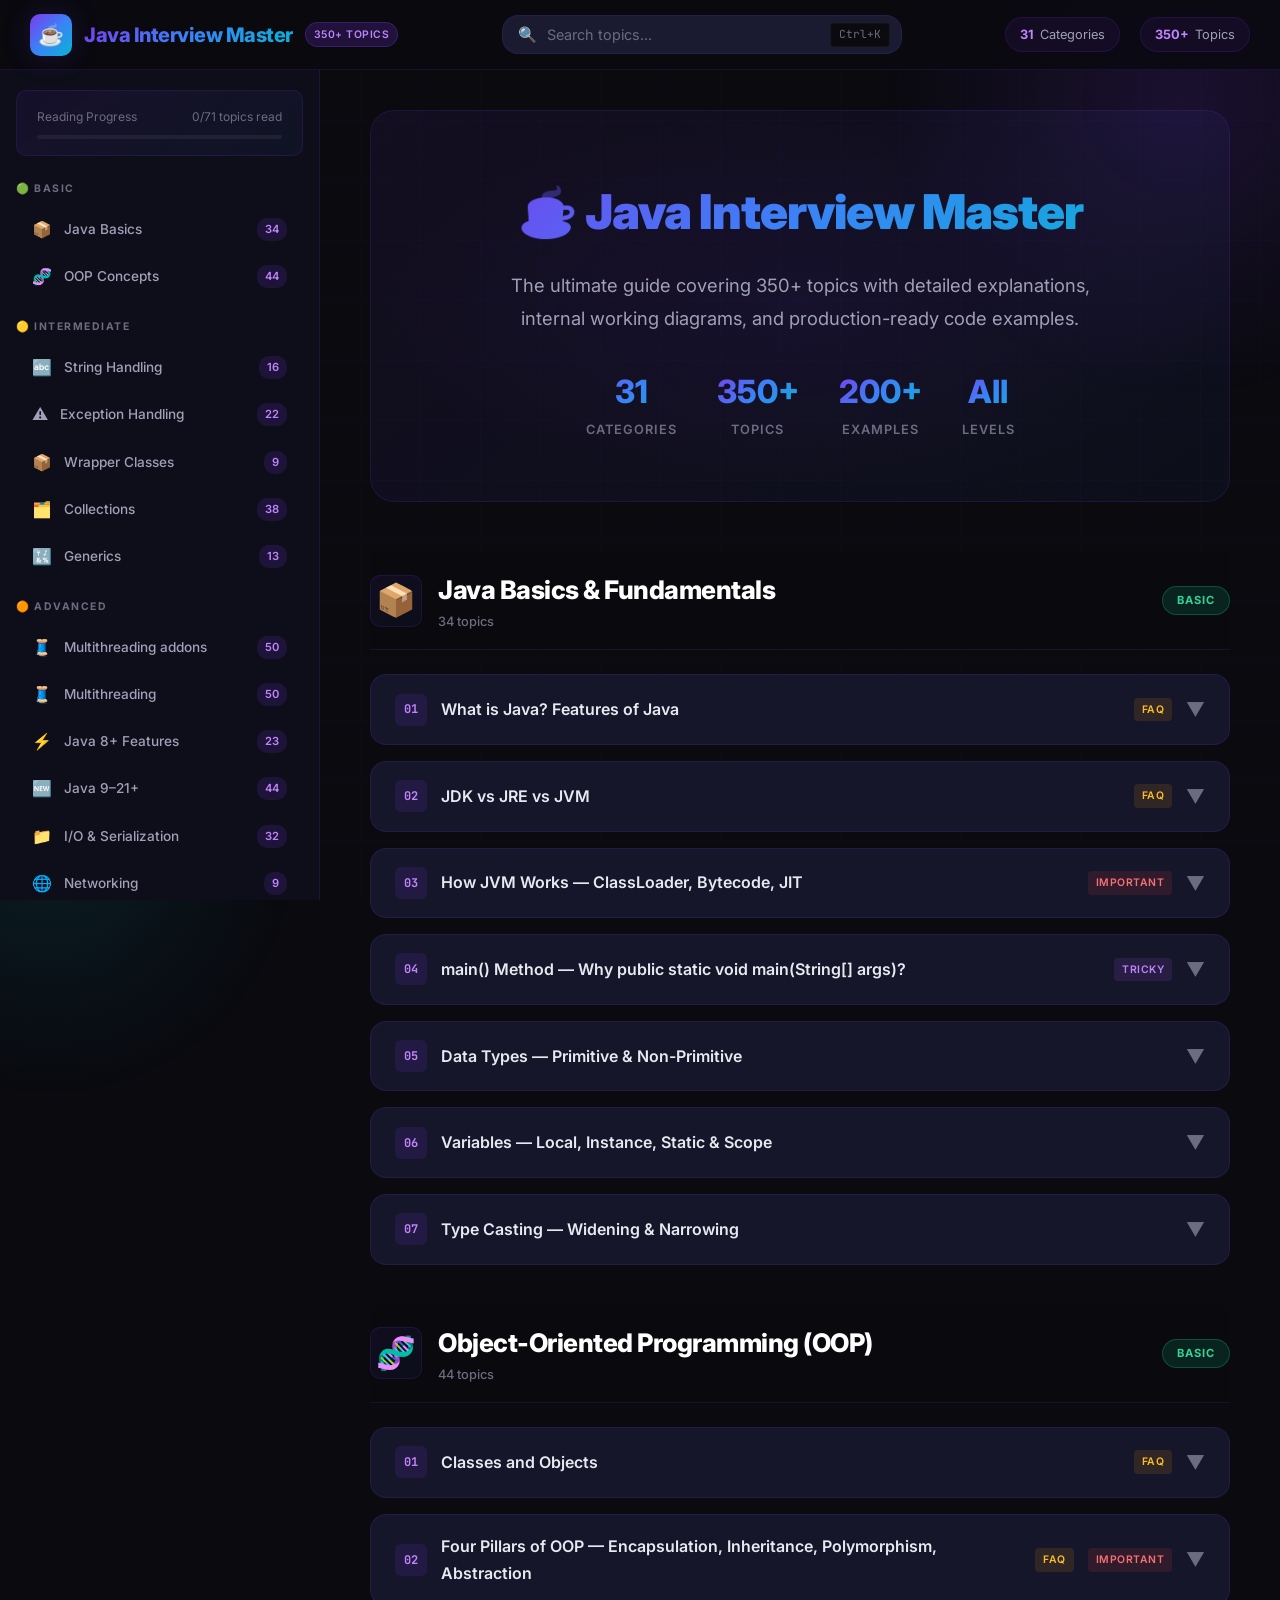
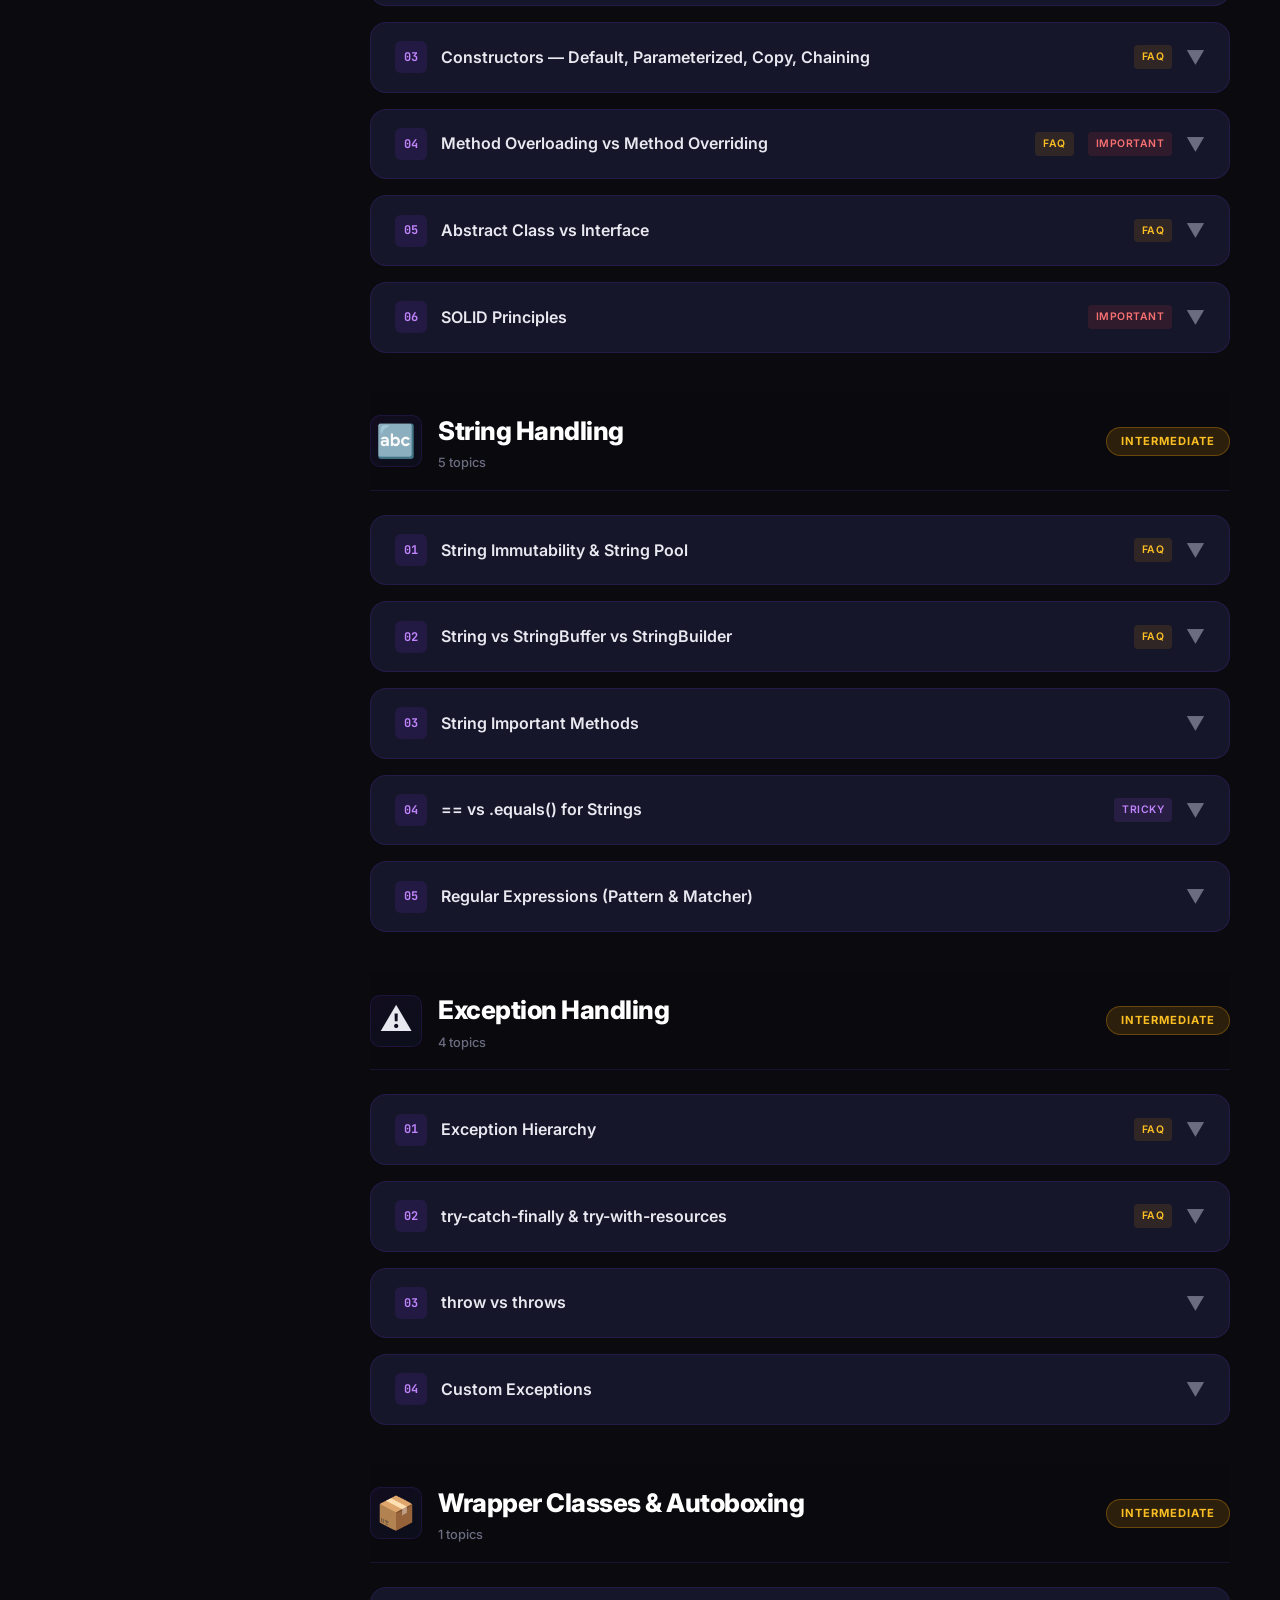
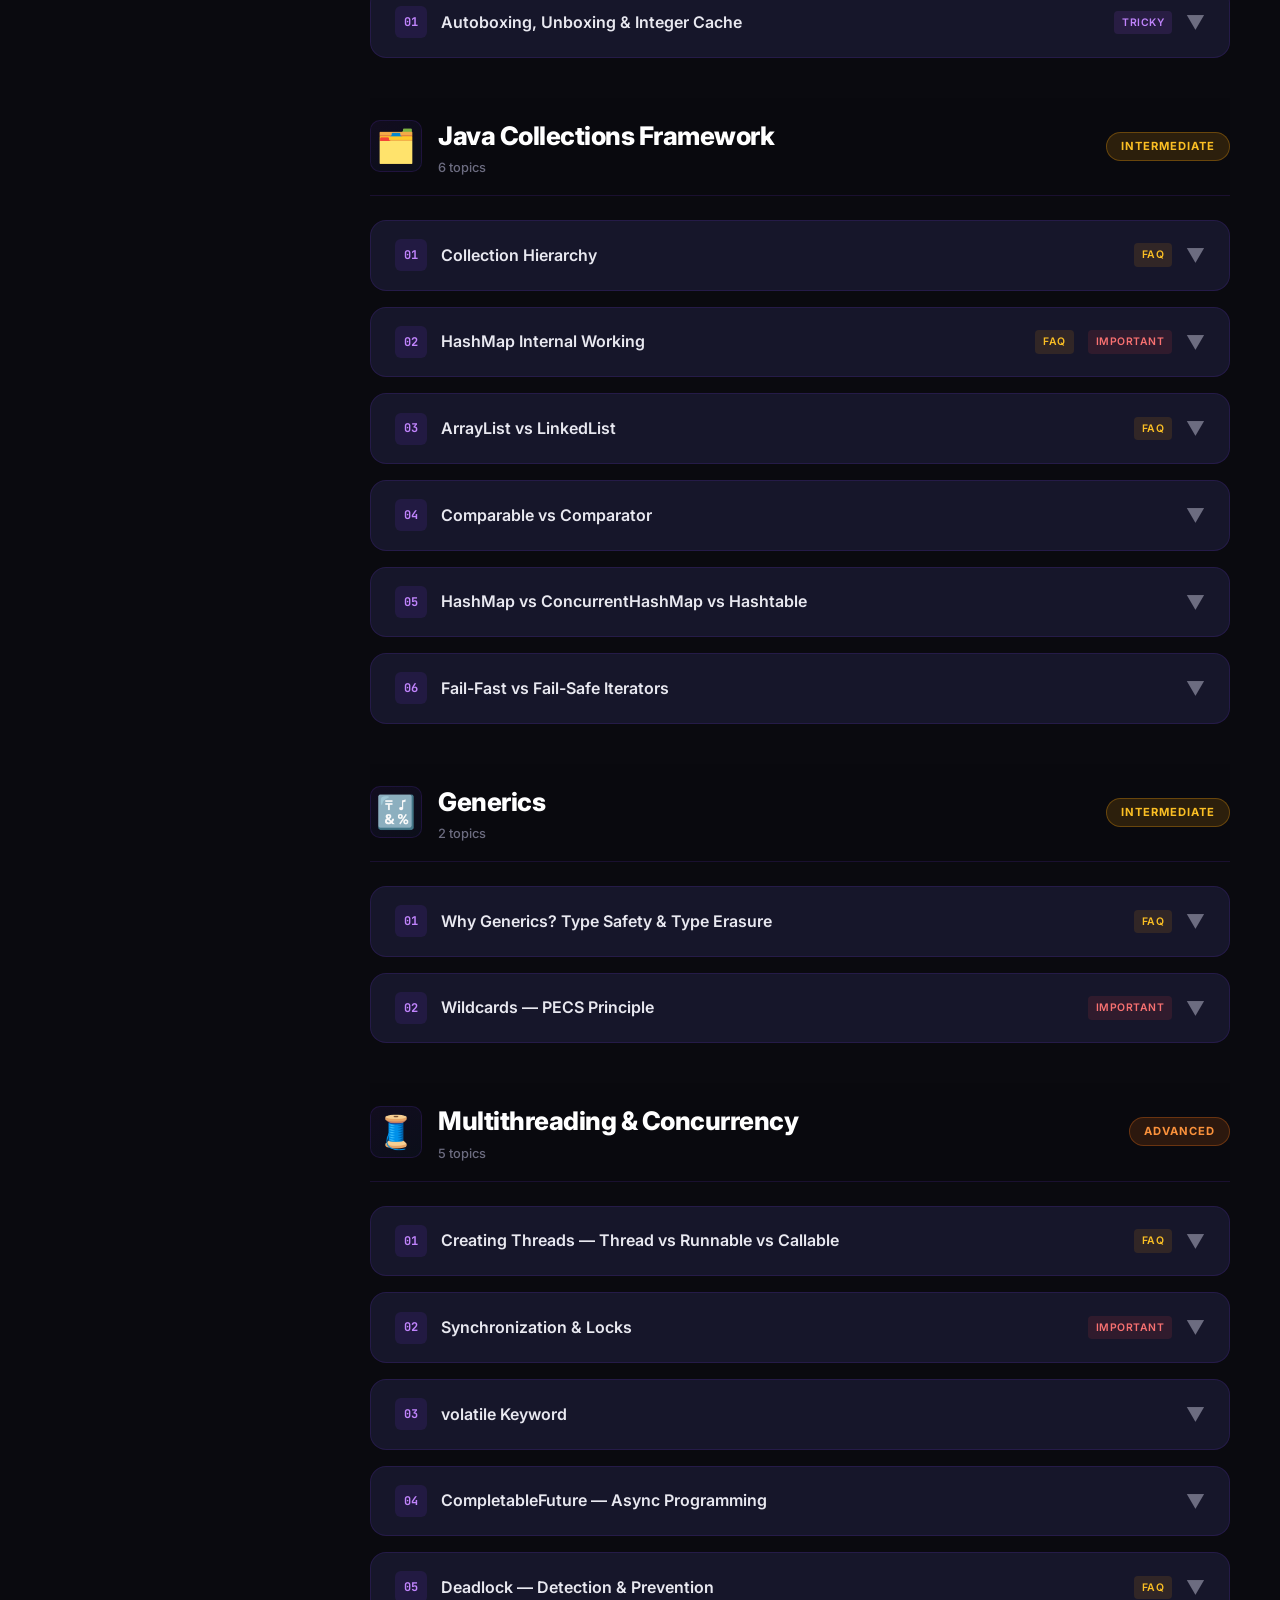
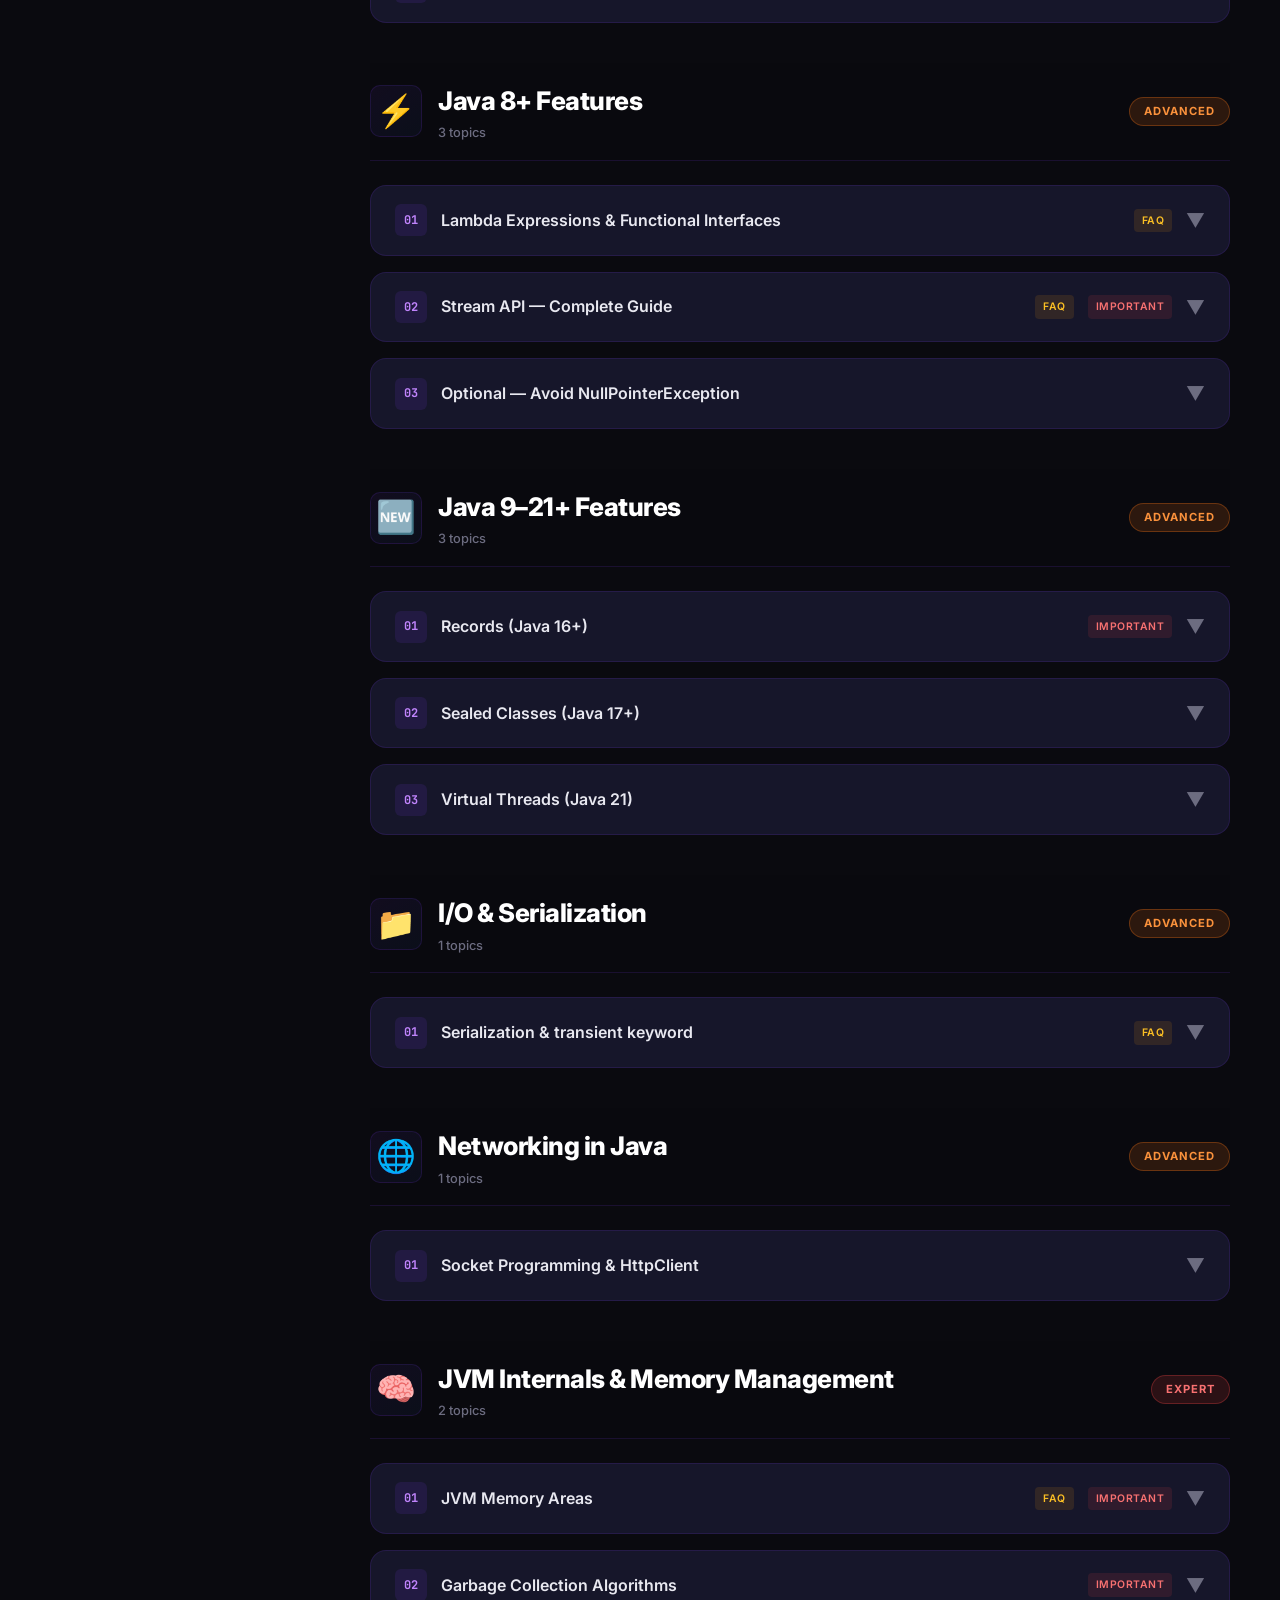
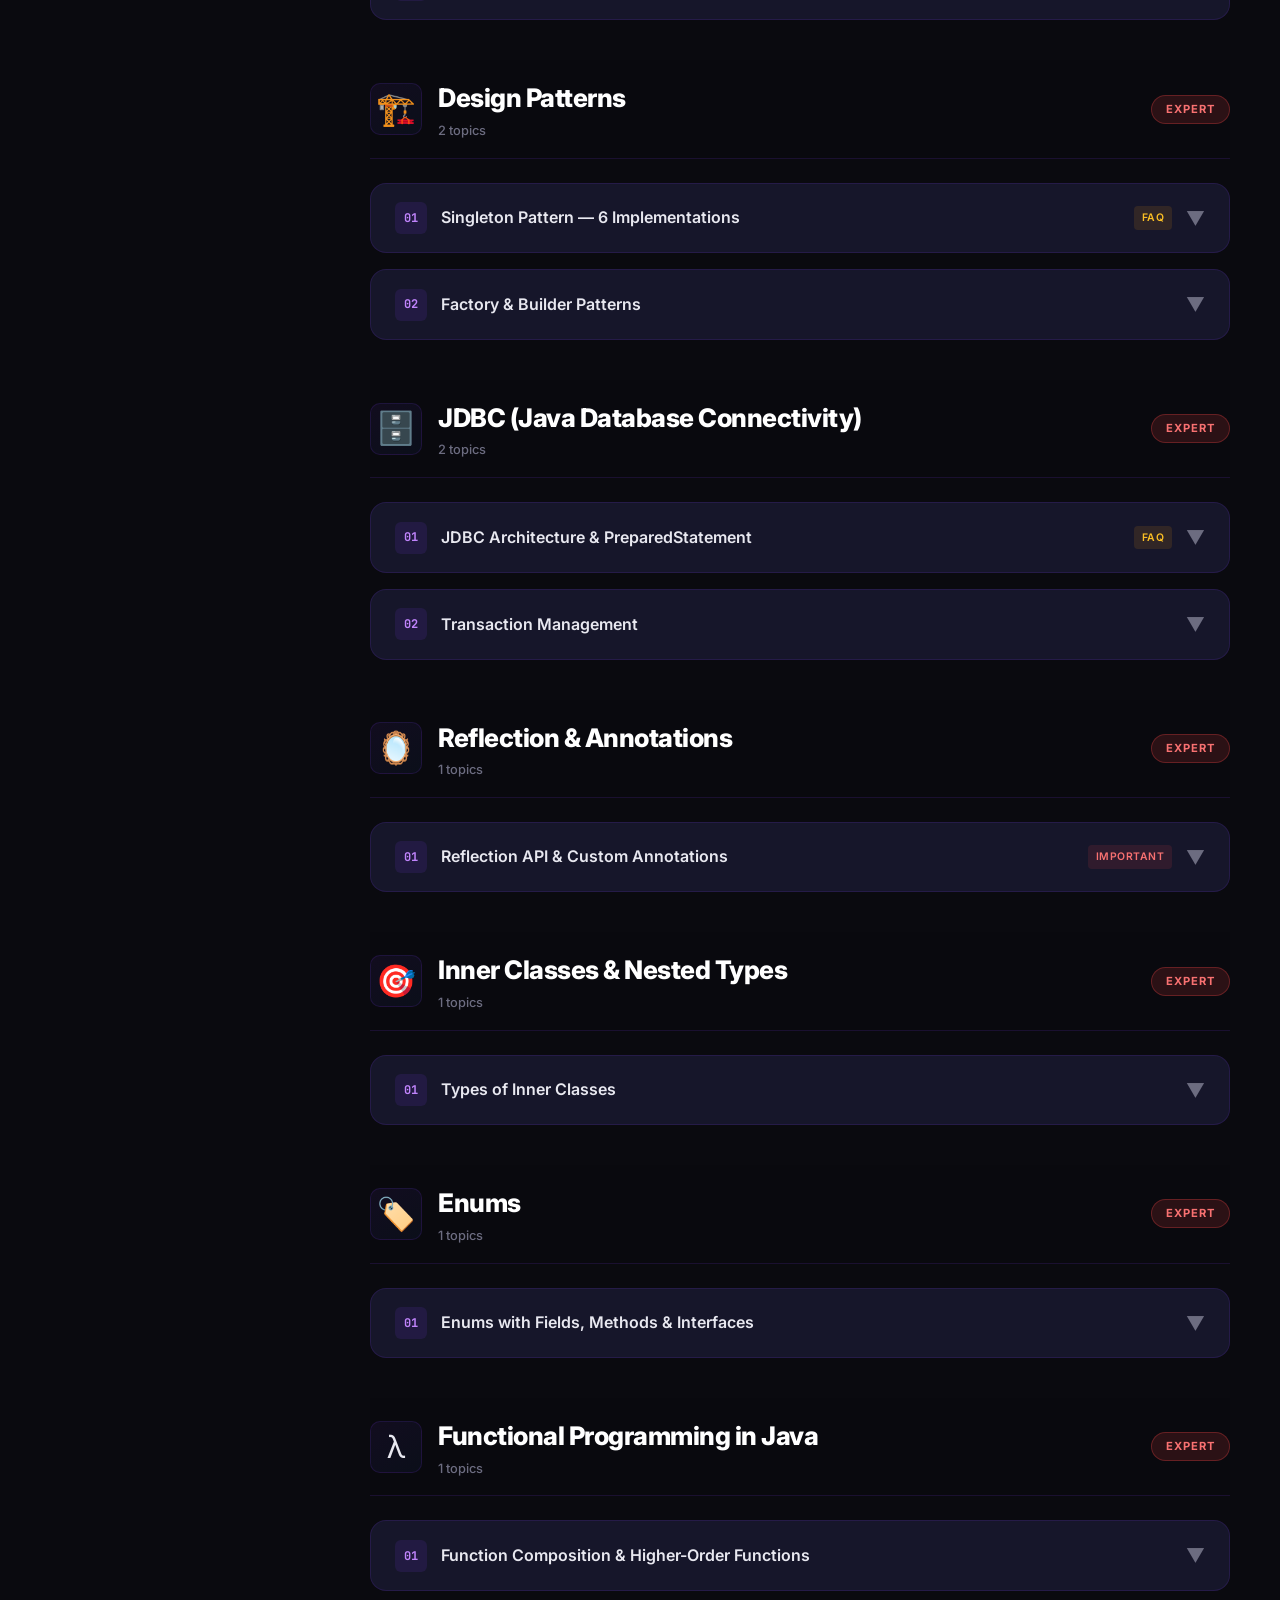
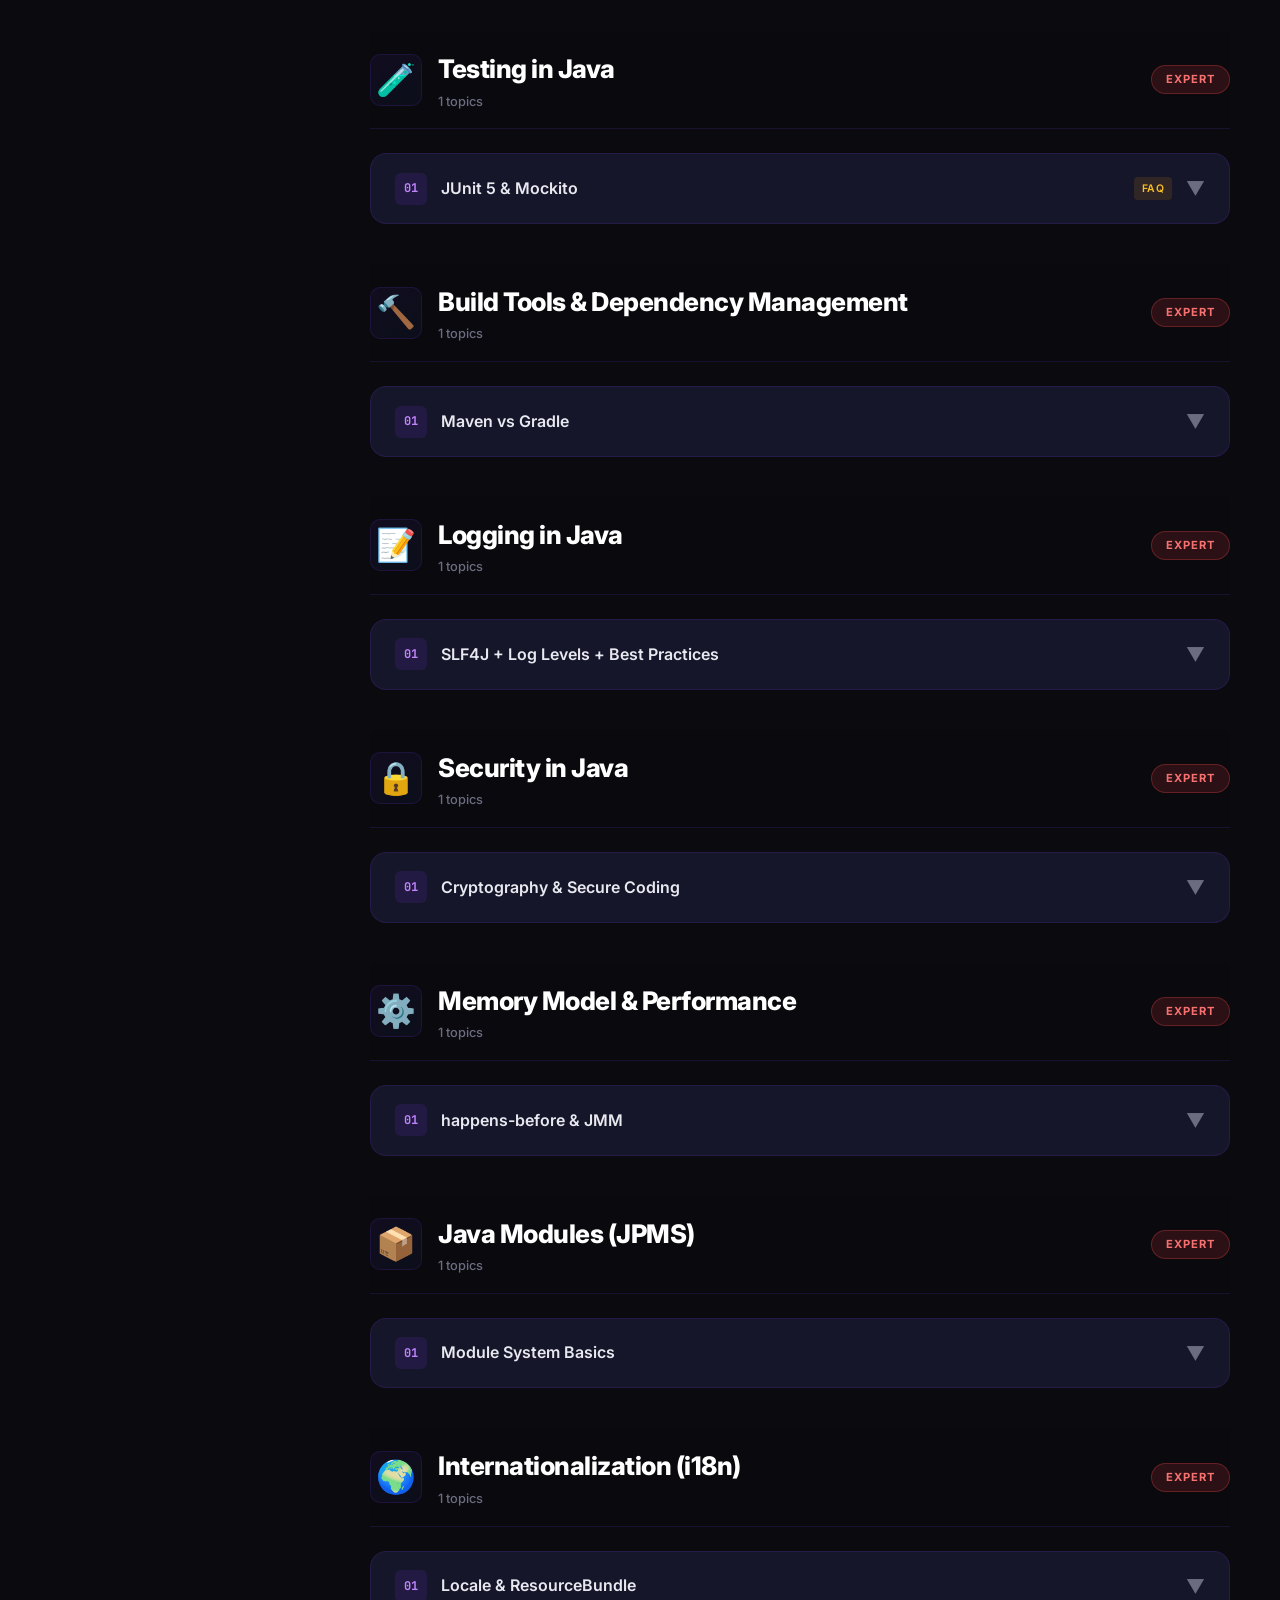
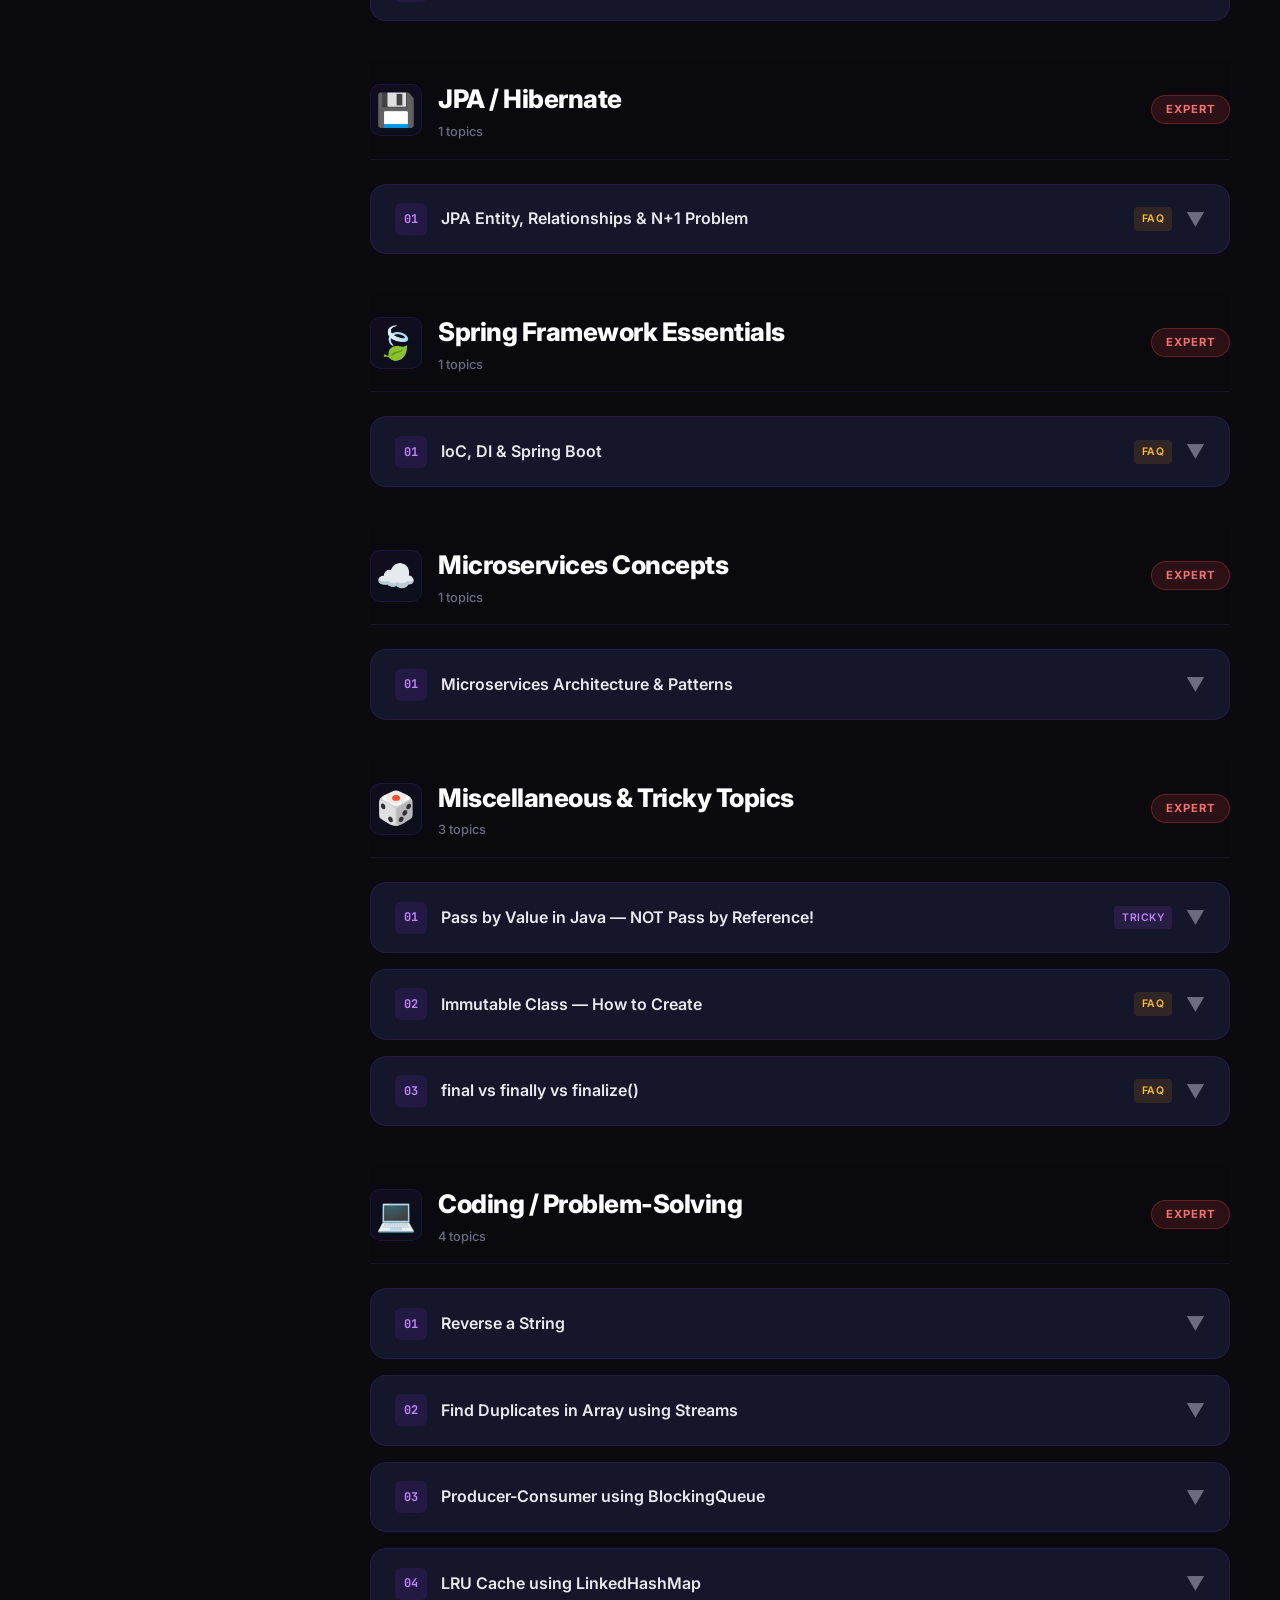
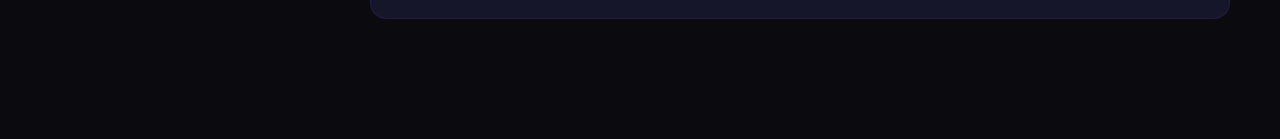
<file: index.html>
<!DOCTYPE html>
<html lang="en">
<head>
  <meta charset="UTF-8">
  <meta name="viewport" content="width=device-width, initial-scale=1.0">
  <meta name="description" content="Ultimate Java Interview Preparation Guide with 350+ topics, detailed explanations, internal working, and code examples.">
  <title>Java Interview Master — Complete Guide</title>
  <link rel="stylesheet" href="styles.css">
  <link rel="icon" href="data:image/svg+xml,<svg xmlns='http://www.w3.org/2000/svg' viewBox='0 0 100 100'><text y='.9em' font-size='90'>☕</text></svg>">
</head>
<body>

<div class="bg-grid"></div>
<div class="bg-glow"></div>
<div class="bg-glow-2"></div>
<div class="sidebar-overlay"></div>

<!-- HEADER -->
<header class="header">
  <div class="header-left">
    <button class="menu-toggle" aria-label="Toggle menu">☰</button>
    <a class="logo" href="#">
      <div class="logo-icon">☕</div>
      <span class="logo-text">Java Interview Master</span>
      <span class="logo-badge">350+ Topics</span>
    </a>
  </div>
  <div class="search-container">
    <span class="search-icon">🔍</span>
    <input type="text" class="search-input" id="searchInput" placeholder="Search topics...">
    <span class="search-shortcut">Ctrl+K</span>
    <div class="search-results" id="searchResults"></div>
  </div>
  <div class="header-stats">
    <div class="stat-pill"><span class="num">31</span> Categories</div>
    <div class="stat-pill"><span class="num">350+</span> Topics</div>
  </div>
</header>

<!-- SIDEBAR -->
<nav class="sidebar" id="sidebar">
  <div class="sidebar-progress">
    <div class="progress-label"><span>Reading Progress</span><span id="progressLabel">0 topics read</span></div>
    <div class="progress-bar"><div class="progress-fill"></div></div>
  </div>
  <div class="sidebar-label">🟢 Basic</div>
  <div class="sidebar-section">
    <a class="nav-item" href="#cat-1"><span class="nav-emoji">📦</span> Java Basics<span class="nav-count">34</span></a>
    <a class="nav-item" href="#cat-2"><span class="nav-emoji">🧬</span> OOP Concepts<span class="nav-count">44</span></a>
  </div>
  <div class="sidebar-label">🟡 Intermediate</div>
  <div class="sidebar-section">
    <a class="nav-item" href="#cat-3"><span class="nav-emoji">🔤</span> String Handling<span class="nav-count">16</span></a>
    <a class="nav-item" href="#cat-4"><span class="nav-emoji">⚠️</span> Exception Handling<span class="nav-count">22</span></a>
    <a class="nav-item" href="#cat-5"><span class="nav-emoji">📦</span> Wrapper Classes<span class="nav-count">9</span></a>
    <a class="nav-item" href="#cat-6"><span class="nav-emoji">🗂️</span> Collections<span class="nav-count">38</span></a>
    <a class="nav-item" href="#cat-7"><span class="nav-emoji">🔣</span> Generics<span class="nav-count">13</span></a>
  </div>
  <div class="sidebar-label">🟠 Advanced</div>
  <div class="sidebar-section">
    <a class="nav-item" href="java-interview-guide addon.html"><span class="nav-emoji">🧵</span> Multithreading addons<span class="nav-count">50</span></a>
    <a class="nav-item" href="#cat-8"><span class="nav-emoji">🧵</span> Multithreading<span class="nav-count">50</span></a>
    <a class="nav-item" href="#cat-9"><span class="nav-emoji">⚡</span> Java 8+ Features<span class="nav-count">23</span></a>
    <a class="nav-item" href="#cat-10"><span class="nav-emoji">🆕</span> Java 9–21+<span class="nav-count">44</span></a>
    <a class="nav-item" href="#cat-11"><span class="nav-emoji">📁</span> I/O &amp; Serialization<span class="nav-count">32</span></a>
    <a class="nav-item" href="#cat-12"><span class="nav-emoji">🌐</span> Networking<span class="nav-count">9</span></a>
  </div>
  <div class="sidebar-label">🔴 Expert</div>
  <div class="sidebar-section">
    <a class="nav-item" href="#cat-13"><span class="nav-emoji">🧠</span> JVM Internals<span class="nav-count">34</span></a>
    <a class="nav-item" href="#cat-14"><span class="nav-emoji">🏗️</span> Design Patterns<span class="nav-count">24</span></a>
    <a class="nav-item" href="#cat-15"><span class="nav-emoji">🗄️</span> JDBC<span class="nav-count">16</span></a>
    <a class="nav-item" href="#cat-16"><span class="nav-emoji">🪞</span> Reflection<span class="nav-count">13</span></a>
    <a class="nav-item" href="#cat-17"><span class="nav-emoji">🎯</span> Inner Classes<span class="nav-count">8</span></a>
    <a class="nav-item" href="#cat-18"><span class="nav-emoji">🏷️</span> Enums<span class="nav-count">11</span></a>
    <a class="nav-item" href="#cat-19"><span class="nav-emoji">λ</span> Functional Prog<span class="nav-count">12</span></a>
    <a class="nav-item" href="#cat-20"><span class="nav-emoji">🧪</span> Testing<span class="nav-count">21</span></a>
    <a class="nav-item" href="#cat-21"><span class="nav-emoji">🔨</span> Build Tools<span class="nav-count">14</span></a>
    <a class="nav-item" href="#cat-22"><span class="nav-emoji">📝</span> Logging<span class="nav-count">10</span></a>
    <a class="nav-item" href="#cat-23"><span class="nav-emoji">🔒</span> Security<span class="nav-count">13</span></a>
    <a class="nav-item" href="#cat-24"><span class="nav-emoji">⚙️</span> Memory &amp; Perf<span class="nav-count">15</span></a>
    <a class="nav-item" href="#cat-25"><span class="nav-emoji">📦</span> Modules (JPMS)<span class="nav-count">10</span></a>
    <a class="nav-item" href="#cat-26"><span class="nav-emoji">🌍</span> i18n &amp; l10n<span class="nav-count">7</span></a>
    <a class="nav-item" href="#cat-27"><span class="nav-emoji">💾</span> JPA / Hibernate<span class="nav-count">12</span></a>
    <a class="nav-item" href="#cat-28"><span class="nav-emoji">🍃</span> Spring Framework<span class="nav-count">18</span></a>
    <a class="nav-item" href="#cat-29"><span class="nav-emoji">☁️</span> Microservices<span class="nav-count">16</span></a>
    <a class="nav-item" href="#cat-30"><span class="nav-emoji">🎲</span> Miscellaneous<span class="nav-count">38</span></a>
    <a class="nav-item" href="#cat-31"><span class="nav-emoji">💻</span> Coding Problems<span class="nav-count">40</span></a>
  </div>
</nav>

<!-- MAIN CONTENT -->
<main class="main-content" id="mainContent">

<!-- HERO -->
<section class="hero">
  <h1 class="hero-title">☕ Java Interview Master</h1>
  <p class="hero-subtitle">The ultimate guide covering 350+ topics with detailed explanations, internal working diagrams, and production-ready code examples.</p>
  <div class="hero-stats">
    <div class="hero-stat"><div class="hero-stat-value">31</div><div class="hero-stat-label">Categories</div></div>
    <div class="hero-stat"><div class="hero-stat-value">350+</div><div class="hero-stat-label">Topics</div></div>
    <div class="hero-stat"><div class="hero-stat-value">200+</div><div class="hero-stat-label">Examples</div></div>
    <div class="hero-stat"><div class="hero-stat-value">All</div><div class="hero-stat-label">Levels</div></div>
  </div>
</section>

<!-- ========== CATEGORY 1: JAVA BASICS ========== -->
<section class="category-section" id="cat-1">
<div class="category-header">
  <div class="category-emoji">📦</div>
  <div class="category-info"><h2 class="category-title">Java Basics & Fundamentals</h2><div class="category-count">34 topics</div></div>
  <span class="category-level level-basic">Basic</span>
</div>

<div class="topic-card"><div class="topic-header"><span class="topic-number">01</span><span class="topic-title">What is Java? Features of Java</span><span class="topic-tag tag-frequently-asked">FAQ</span><span class="topic-toggle">▼</span></div><div class="topic-body"><div class="topic-content">
<h4>Explanation</h4>
<p>Java is a <strong>high-level, class-based, object-oriented</strong> programming language designed to have as few implementation dependencies as possible. It was developed by <strong>James Gosling</strong> at Sun Microsystems (now Oracle) and released in 1995.</p>
<h4>Key Features</h4>
<ul>
  <li><strong>Platform Independent</strong> — "Write Once, Run Anywhere" (WORA). Java code compiles to bytecode that runs on any JVM.</li>
  <li><strong>Object-Oriented</strong> — Everything is an object (except primitives). Supports Encapsulation, Inheritance, Polymorphism, Abstraction.</li>
  <li><strong>Robust</strong> — Strong memory management, no pointers, garbage collection, exception handling.</li>
  <li><strong>Secure</strong> — No explicit pointer access, bytecode verifier, SecurityManager, class loading mechanism.</li>
  <li><strong>Multithreaded</strong> — Built-in support for concurrent programming.</li>
  <li><strong>Architecture-Neutral</strong> — Bytecode is not dependent on any processor architecture.</li>
  <li><strong>Distributed</strong> — Supports RMI, EJB, web services for distributed computing.</li>
  <li><strong>Dynamic</strong> — Supports dynamic loading of classes at runtime via reflection.</li>
</ul>
<div class="info-box tip"><div class="info-box-title">💡 Interview Tip</div><p>Often the first question asked. Cover at least 5 features with brief explanations.</p></div>
</div></div></div>

<div class="topic-card"><div class="topic-header"><span class="topic-number">02</span><span class="topic-title">JDK vs JRE vs JVM</span><span class="topic-tag tag-frequently-asked">FAQ</span><span class="topic-toggle">▼</span></div><div class="topic-body"><div class="topic-content">
<h4>Explanation</h4>
<p>These three form the foundation of Java's platform independence:</p>
<table class="comparison-table">
<tr><th>Component</th><th>Full Form</th><th>Purpose</th><th>Contains</th></tr>
<tr><td><strong>JVM</strong></td><td>Java Virtual Machine</td><td>Executes bytecode</td><td>Interpreter, JIT Compiler, GC</td></tr>
<tr><td><strong>JRE</strong></td><td>Java Runtime Environment</td><td>Provides runtime libraries</td><td>JVM + Core Libraries (rt.jar)</td></tr>
<tr><td><strong>JDK</strong></td><td>Java Development Kit</td><td>Develop + Compile + Run</td><td>JRE + javac, javadoc, jar, jdb</td></tr>
</table>
<h4>Internal Working</h4>
<div class="diagram-box">┌─────────────────────────────────────┐
│              JDK                    │
│  ┌──────────────────────────────┐   │
│  │            JRE               │   │
│  │  ┌───────────────────────┐   │   │
│  │  │         JVM           │   │   │
│  │  │  ┌─────────────────┐  │   │   │
│  │  │  │   Class Loader   │  │   │   │
│  │  │  │   Bytecode       │  │   │   │
│  │  │  │   Verifier       │  │   │   │
│  │  │  │   Interpreter    │  │   │   │
│  │  │  │   JIT Compiler   │  │   │   │
│  │  │  │   Garbage        │  │   │   │
│  │  │  │   Collector      │  │   │   │
│  │  │  └─────────────────┘  │   │   │
│  │  └───────────────────────┘   │   │
│  │  + Core Libraries (rt.jar)   │   │
│  └──────────────────────────────┘   │
│  + javac (compiler)                 │
│  + javadoc, jar, jdb, jshell        │
└─────────────────────────────────────┘</div>
<div class="info-box"><div class="info-box-title">📌 Key Point</div><p><strong>JDK = JRE + Dev Tools</strong> and <strong>JRE = JVM + Libraries</strong>. If you only need to run Java programs, you need JRE. To develop, you need JDK.</p></div>
</div></div></div>

<div class="topic-card"><div class="topic-header"><span class="topic-number">03</span><span class="topic-title">How JVM Works — ClassLoader, Bytecode, JIT</span><span class="topic-tag tag-important">Important</span><span class="topic-toggle">▼</span></div><div class="topic-body"><div class="topic-content">
<h4>Java Program Execution Flow</h4>
<div class="diagram-box">Source.java ──> javac ──> Source.class (Bytecode)
                                │
                          ┌─────▼─────┐
                          │    JVM    │
                          ├───────────┤
                   ┌──────┤ClassLoader├──────┐
                   │      └───────────┘      │
                   ▼                         ▼
            ┌────────────┐          ┌──────────────┐
            │ Bytecode   │          │  Runtime     │
            │ Verifier   │          │  Data Areas  │
            └──────┬─────┘          │  - Heap      │
                   │                │  - Stack     │
                   ▼                │  - Method    │
            ┌────────────┐          │    Area      │
            │ Interpreter│          └──────────────┘
            │     +      │
            │ JIT Compiler│
            └──────┬─────┘
                   ▼
            Native Machine Code</div>
<h4>ClassLoader Subsystem</h4>
<ul>
  <li><strong>Bootstrap ClassLoader</strong> — Loads core Java classes from <code>rt.jar</code> (written in C/C++)</li>
  <li><strong>Extension/Platform ClassLoader</strong> — Loads from <code>ext</code> directory</li>
  <li><strong>Application ClassLoader</strong> — Loads from classpath (your classes)</li>
</ul>
<h4>JIT Compiler</h4>
<p>The <strong>Just-In-Time (JIT)</strong> compiler converts frequently executed bytecode ("hot spots") into native machine code at runtime for better performance. Without JIT, the interpreter translates bytecode line-by-line which is slower.</p>
</div></div></div>

<div class="topic-card"><div class="topic-header"><span class="topic-number">04</span><span class="topic-title">main() Method — Why public static void main(String[] args)?</span><span class="topic-tag tag-tricky">Tricky</span><span class="topic-toggle">▼</span></div><div class="topic-body"><div class="topic-content">
<h4>Breakdown</h4>
<ul>
  <li><strong>public</strong> — JVM must access it from anywhere (outside the class)</li>
  <li><strong>static</strong> — JVM calls it without creating an object of the class</li>
  <li><strong>void</strong> — It doesn't return anything to the JVM</li>
  <li><strong>main</strong> — The name JVM looks for as the entry point</li>
  <li><strong>String[] args</strong> — Command-line arguments passed as an array of Strings</li>
</ul>
<div class="code-block"><div class="code-header"><div class="code-dots"><div class="code-dot"></div><div class="code-dot"></div><div class="code-dot"></div></div><span class="code-lang">Java</span><button class="code-copy">Copy</button></div><pre><span class="kw">public class</span> <span class="type">HelloWorld</span> {
    <span class="kw">public static void</span> <span class="fn">main</span>(<span class="type">String</span>[] args) {
        <span class="type">System</span>.out.<span class="fn">println</span>(<span class="str">"Hello, World!"</span>);
    }
}</pre></div>
<div class="info-box warning"><div class="info-box-title">⚠️ Common Question</div><p><strong>Can we overload main()?</strong> Yes! But JVM always calls <code>public static void main(String[] args)</code>. Other overloaded versions are treated as normal methods.</p></div>
</div></div></div>

<div class="topic-card"><div class="topic-header"><span class="topic-number">05</span><span class="topic-title">Data Types — Primitive & Non-Primitive</span><span class="topic-toggle">▼</span></div><div class="topic-body"><div class="topic-content">
<h4>Primitive Data Types (8 types)</h4>
<table class="comparison-table">
<tr><th>Type</th><th>Size</th><th>Default</th><th>Range</th></tr>
<tr><td><code>byte</code></td><td>1 byte</td><td>0</td><td>-128 to 127</td></tr>
<tr><td><code>short</code></td><td>2 bytes</td><td>0</td><td>-32,768 to 32,767</td></tr>
<tr><td><code>int</code></td><td>4 bytes</td><td>0</td><td>-2³¹ to 2³¹-1</td></tr>
<tr><td><code>long</code></td><td>8 bytes</td><td>0L</td><td>-2⁶³ to 2⁶³-1</td></tr>
<tr><td><code>float</code></td><td>4 bytes</td><td>0.0f</td><td>±3.4E38 (7 digits)</td></tr>
<tr><td><code>double</code></td><td>8 bytes</td><td>0.0d</td><td>±1.7E308 (15 digits)</td></tr>
<tr><td><code>char</code></td><td>2 bytes</td><td>'\u0000'</td><td>0 to 65,535 (Unicode)</td></tr>
<tr><td><code>boolean</code></td><td>~1 bit</td><td>false</td><td>true / false</td></tr>
</table>
<h4>Non-Primitive Types</h4>
<p><strong>String, Array, Class, Interface, Enum</strong> — These are reference types stored on the Heap, while primitives are stored on the Stack.</p>
<div class="code-block"><div class="code-header"><div class="code-dots"><div class="code-dot"></div><div class="code-dot"></div><div class="code-dot"></div></div><span class="code-lang">Java</span><button class="code-copy">Copy</button></div><pre><span class="cmt">// Primitive types</span>
<span class="kw">int</span> age = <span class="num">25</span>;
<span class="kw">double</span> salary = <span class="num">75000.50</span>;
<span class="kw">char</span> grade = <span class="str">'A'</span>;
<span class="kw">boolean</span> isActive = <span class="kw">true</span>;

<span class="cmt">// Non-primitive (reference) types</span>
<span class="type">String</span> name = <span class="str">"Java"</span>;
<span class="kw">int</span>[] numbers = {<span class="num">1</span>, <span class="num">2</span>, <span class="num">3</span>};</pre></div>
</div></div></div>

<div class="topic-card"><div class="topic-header"><span class="topic-number">06</span><span class="topic-title">Variables — Local, Instance, Static & Scope</span><span class="topic-toggle">▼</span></div><div class="topic-body"><div class="topic-content">
<table class="comparison-table">
<tr><th>Type</th><th>Declared In</th><th>Stored In</th><th>Default Value</th><th>Lifetime</th></tr>
<tr><td><strong>Local</strong></td><td>Method/Block</td><td>Stack</td><td>None (must init)</td><td>Method execution</td></tr>
<tr><td><strong>Instance</strong></td><td>Class (non-static)</td><td>Heap</td><td>Yes (0, null, false)</td><td>Object lifetime</td></tr>
<tr><td><strong>Static</strong></td><td>Class (static)</td><td>Method Area</td><td>Yes (0, null, false)</td><td>Class lifetime</td></tr>
</table>
<div class="code-block"><div class="code-header"><div class="code-dots"><div class="code-dot"></div><div class="code-dot"></div><div class="code-dot"></div></div><span class="code-lang">Java</span><button class="code-copy">Copy</button></div><pre><span class="kw">public class</span> <span class="type">Employee</span> {
    <span class="kw">static</span> <span class="type">String</span> company = <span class="str">"Google"</span>;  <span class="cmt">// Static variable</span>
    <span class="type">String</span> name;                       <span class="cmt">// Instance variable</span>

    <span class="kw">void</span> <span class="fn">display</span>() {
        <span class="kw">int</span> bonus = <span class="num">5000</span>;              <span class="cmt">// Local variable</span>
        <span class="type">System</span>.out.<span class="fn">println</span>(name + <span class="str">" - "</span> + company + <span class="str">" - Bonus: "</span> + bonus);
    }
}</pre></div>
</div></div></div>

<div class="topic-card"><div class="topic-header"><span class="topic-number">07</span><span class="topic-title">Type Casting — Widening & Narrowing</span><span class="topic-toggle">▼</span></div><div class="topic-body"><div class="topic-content">
<h4>Widening (Implicit) — Automatic</h4>
<p>Smaller type → Larger type. No data loss. Done automatically by compiler.</p>
<div class="diagram-box">byte → short → int → long → float → double</div>
<h4>Narrowing (Explicit) — Manual cast required</h4>
<p>Larger type → Smaller type. Possible data loss. Requires explicit cast.</p>
<div class="code-block"><div class="code-header"><div class="code-dots"><div class="code-dot"></div><div class="code-dot"></div><div class="code-dot"></div></div><span class="code-lang">Java</span><button class="code-copy">Copy</button></div><pre><span class="cmt">// Widening (implicit)</span>
<span class="kw">int</span> i = <span class="num">100</span>;
<span class="kw">long</span> l = i;       <span class="cmt">// int → long automatically</span>
<span class="kw">double</span> d = l;     <span class="cmt">// long → double automatically</span>

<span class="cmt">// Narrowing (explicit)</span>
<span class="kw">double</span> price = <span class="num">99.99</span>;
<span class="kw">int</span> rounded = (<span class="kw">int</span>) price;  <span class="cmt">// 99 (decimal truncated)</span>
<span class="kw">byte</span> b = (<span class="kw">byte</span>) <span class="num">130</span>;       <span class="cmt">// -126 (overflow!)</span></pre></div>
</div></div></div>

</section>

<!-- ========== CATEGORY 2: OOP ========== -->
<section class="category-section" id="cat-2">
<div class="category-header">
  <div class="category-emoji">🧬</div>
  <div class="category-info"><h2 class="category-title">Object-Oriented Programming (OOP)</h2><div class="category-count">44 topics</div></div>
  <span class="category-level level-basic">Basic</span>
</div>

<div class="topic-card"><div class="topic-header"><span class="topic-number">01</span><span class="topic-title">Classes and Objects</span><span class="topic-tag tag-frequently-asked">FAQ</span><span class="topic-toggle">▼</span></div><div class="topic-body"><div class="topic-content">
<h4>Explanation</h4>
<p>A <strong>Class</strong> is a blueprint/template that defines the structure (fields) and behavior (methods). An <strong>Object</strong> is an instance of a class — a real entity created in memory.</p>
<div class="code-block"><div class="code-header"><div class="code-dots"><div class="code-dot"></div><div class="code-dot"></div><div class="code-dot"></div></div><span class="code-lang">Java</span><button class="code-copy">Copy</button></div><pre><span class="cmt">// Class = Blueprint</span>
<span class="kw">public class</span> <span class="type">Car</span> {
    <span class="type">String</span> brand;
    <span class="kw">int</span> speed;

    <span class="kw">void</span> <span class="fn">accelerate</span>() {
        speed += <span class="num">10</span>;
        <span class="type">System</span>.out.<span class="fn">println</span>(brand + <span class="str">" speed: "</span> + speed);
    }
}

<span class="cmt">// Object = Instance</span>
<span class="type">Car</span> myCar = <span class="kw">new</span> <span class="type">Car</span>();   <span class="cmt">// Object created on Heap</span>
myCar.brand = <span class="str">"Tesla"</span>;
myCar.<span class="fn">accelerate</span>();       <span class="cmt">// Tesla speed: 10</span></pre></div>
<h4>Internal Working — Memory Layout</h4>
<div class="diagram-box">Stack Memory           Heap Memory
┌──────────┐          ┌──────────────────┐
│ myCar ───┼─────────►│ Car Object       │
│ (ref)    │          │ brand = "Tesla"  │
└──────────┘          │ speed = 10       │
                      └──────────────────┘</div>
</div></div></div>

<div class="topic-card"><div class="topic-header"><span class="topic-number">02</span><span class="topic-title">Four Pillars of OOP — Encapsulation, Inheritance, Polymorphism, Abstraction</span><span class="topic-tag tag-frequently-asked">FAQ</span><span class="topic-tag tag-important">Important</span><span class="topic-toggle">▼</span></div><div class="topic-body"><div class="topic-content">
<h4>1. Encapsulation</h4>
<p>Wrapping data (variables) and code (methods) together as a single unit. Achieved via <strong>private fields + public getters/setters</strong>.</p>
<div class="code-block"><div class="code-header"><div class="code-dots"><div class="code-dot"></div><div class="code-dot"></div><div class="code-dot"></div></div><span class="code-lang">Java</span><button class="code-copy">Copy</button></div><pre><span class="kw">public class</span> <span class="type">BankAccount</span> {
    <span class="kw">private</span> <span class="kw">double</span> balance;  <span class="cmt">// hidden from outside</span>

    <span class="kw">public double</span> <span class="fn">getBalance</span>() { <span class="kw">return</span> balance; }
    <span class="kw">public void</span> <span class="fn">deposit</span>(<span class="kw">double</span> amount) {
        <span class="kw">if</span> (amount > <span class="num">0</span>) balance += amount;  <span class="cmt">// validation</span>
    }
}</pre></div>
<h4>2. Inheritance</h4>
<p>A class (child) acquires properties and behaviors of another class (parent). Uses <code>extends</code> keyword. Promotes code reusability.</p>
<div class="code-block"><div class="code-header"><div class="code-dots"><div class="code-dot"></div><div class="code-dot"></div><div class="code-dot"></div></div><span class="code-lang">Java</span><button class="code-copy">Copy</button></div><pre><span class="kw">class</span> <span class="type">Animal</span> {
    <span class="kw">void</span> <span class="fn">eat</span>() { <span class="type">System</span>.out.<span class="fn">println</span>(<span class="str">"Eating..."</span>); }
}
<span class="kw">class</span> <span class="type">Dog</span> <span class="kw">extends</span> <span class="type">Animal</span> {
    <span class="kw">void</span> <span class="fn">bark</span>() { <span class="type">System</span>.out.<span class="fn">println</span>(<span class="str">"Barking!"</span>); }
}
<span class="cmt">// Dog inherits eat() from Animal</span>
<span class="type">Dog</span> d = <span class="kw">new</span> <span class="type">Dog</span>();
d.<span class="fn">eat</span>();   <span class="cmt">// Eating...</span>
d.<span class="fn">bark</span>();  <span class="cmt">// Barking!</span></pre></div>
<h4>3. Polymorphism</h4>
<p>One interface, multiple implementations. Two types: <strong>Compile-time</strong> (overloading) and <strong>Runtime</strong> (overriding).</p>
<div class="code-block"><div class="code-header"><div class="code-dots"><div class="code-dot"></div><div class="code-dot"></div><div class="code-dot"></div></div><span class="code-lang">Java</span><button class="code-copy">Copy</button></div><pre><span class="cmt">// Runtime Polymorphism</span>
<span class="type">Animal</span> a = <span class="kw">new</span> <span class="type">Dog</span>();    <span class="cmt">// Upcasting</span>
a.<span class="fn">sound</span>();               <span class="cmt">// Calls Dog's sound() — decided at RUNTIME</span></pre></div>
<h4>4. Abstraction</h4>
<p>Hiding implementation details and showing only functionality. Achieved via <strong>abstract classes</strong> and <strong>interfaces</strong>.</p>
<div class="code-block"><div class="code-header"><div class="code-dots"><div class="code-dot"></div><div class="code-dot"></div><div class="code-dot"></div></div><span class="code-lang">Java</span><button class="code-copy">Copy</button></div><pre><span class="kw">abstract class</span> <span class="type">Shape</span> {
    <span class="kw">abstract double</span> <span class="fn">area</span>();  <span class="cmt">// no body — subclass must implement</span>
}
<span class="kw">class</span> <span class="type">Circle</span> <span class="kw">extends</span> <span class="type">Shape</span> {
    <span class="kw">double</span> radius;
    <span class="kw">double</span> <span class="fn">area</span>() { <span class="kw">return</span> Math.PI * radius * radius; }
}</pre></div>
</div></div></div>

<div class="topic-card"><div class="topic-header"><span class="topic-number">03</span><span class="topic-title">Constructors — Default, Parameterized, Copy, Chaining</span><span class="topic-tag tag-frequently-asked">FAQ</span><span class="topic-toggle">▼</span></div><div class="topic-body"><div class="topic-content">
<h4>What is a Constructor?</h4>
<p>A special method called automatically when an object is created. It has the <strong>same name as the class</strong> and <strong>no return type</strong>.</p>
<div class="code-block"><div class="code-header"><div class="code-dots"><div class="code-dot"></div><div class="code-dot"></div><div class="code-dot"></div></div><span class="code-lang">Java</span><button class="code-copy">Copy</button></div><pre><span class="kw">public class</span> <span class="type">Student</span> {
    <span class="type">String</span> name;
    <span class="kw">int</span> age;

    <span class="cmt">// Default constructor</span>
    <span class="type">Student</span>() {
        <span class="kw">this</span>(<span class="str">"Unknown"</span>, <span class="num">0</span>);  <span class="cmt">// Constructor chaining</span>
    }

    <span class="cmt">// Parameterized constructor</span>
    <span class="type">Student</span>(<span class="type">String</span> name, <span class="kw">int</span> age) {
        <span class="kw">this</span>.name = name;
        <span class="kw">this</span>.age = age;
    }

    <span class="cmt">// Copy constructor</span>
    <span class="type">Student</span>(<span class="type">Student</span> other) {
        <span class="kw">this</span>.name = other.name;
        <span class="kw">this</span>.age = other.age;
    }
}</pre></div>
<div class="info-box"><div class="info-box-title">📌 Key Points</div><p>• Compiler adds a default no-arg constructor <strong>only if you don't define any</strong>.<br>• <code>this()</code> must be the <strong>first statement</strong> in a constructor.<br>• Constructors are <strong>NOT inherited</strong>.</p></div>
</div></div></div>

<div class="topic-card"><div class="topic-header"><span class="topic-number">04</span><span class="topic-title">Method Overloading vs Method Overriding</span><span class="topic-tag tag-frequently-asked">FAQ</span><span class="topic-tag tag-important">Important</span><span class="topic-toggle">▼</span></div><div class="topic-body"><div class="topic-content">
<table class="comparison-table">
<tr><th>Feature</th><th>Overloading</th><th>Overriding</th></tr>
<tr><td>Binding</td><td>Compile-time (Static)</td><td>Runtime (Dynamic)</td></tr>
<tr><td>Class</td><td>Same class</td><td>Parent-Child classes</td></tr>
<tr><td>Method Name</td><td>Same</td><td>Same</td></tr>
<tr><td>Parameters</td><td>Must differ</td><td>Must be same</td></tr>
<tr><td>Return Type</td><td>Can differ</td><td>Same or covariant</td></tr>
<tr><td>Access Modifier</td><td>Can differ</td><td>Cannot be more restrictive</td></tr>
<tr><td>static methods</td><td>Can overload</td><td>Cannot override (method hiding)</td></tr>
<tr><td>private methods</td><td>Can overload</td><td>Cannot override</td></tr>
</table>
<div class="code-block"><div class="code-header"><div class="code-dots"><div class="code-dot"></div><div class="code-dot"></div><div class="code-dot"></div></div><span class="code-lang">Java</span><button class="code-copy">Copy</button></div><pre><span class="cmt">// OVERLOADING — same class, different params</span>
<span class="kw">class</span> <span class="type">Calculator</span> {
    <span class="kw">int</span> <span class="fn">add</span>(<span class="kw">int</span> a, <span class="kw">int</span> b)           { <span class="kw">return</span> a + b; }
    <span class="kw">double</span> <span class="fn">add</span>(<span class="kw">double</span> a, <span class="kw">double</span> b) { <span class="kw">return</span> a + b; }
    <span class="kw">int</span> <span class="fn">add</span>(<span class="kw">int</span> a, <span class="kw">int</span> b, <span class="kw">int</span> c)   { <span class="kw">return</span> a + b + c; }
}

<span class="cmt">// OVERRIDING — parent-child, same signature</span>
<span class="kw">class</span> <span class="type">Animal</span> {
    <span class="kw">void</span> <span class="fn">sound</span>() { <span class="type">System</span>.out.<span class="fn">println</span>(<span class="str">"Generic sound"</span>); }
}
<span class="kw">class</span> <span class="type">Cat</span> <span class="kw">extends</span> <span class="type">Animal</span> {
    <span class="ann">@Override</span>
    <span class="kw">void</span> <span class="fn">sound</span>() { <span class="type">System</span>.out.<span class="fn">println</span>(<span class="str">"Meow!"</span>); }
}

<span class="type">Animal</span> a = <span class="kw">new</span> <span class="type">Cat</span>();
a.<span class="fn">sound</span>();  <span class="cmt">// "Meow!" — runtime polymorphism</span></pre></div>
</div></div></div>

<div class="topic-card"><div class="topic-header"><span class="topic-number">05</span><span class="topic-title">Abstract Class vs Interface</span><span class="topic-tag tag-frequently-asked">FAQ</span><span class="topic-toggle">▼</span></div><div class="topic-body"><div class="topic-content">
<table class="comparison-table">
<tr><th>Feature</th><th>Abstract Class</th><th>Interface</th></tr>
<tr><td>Methods</td><td>Abstract + Concrete</td><td>Abstract + default + static + private (Java 9+)</td></tr>
<tr><td>Variables</td><td>Any type</td><td>Only public static final</td></tr>
<tr><td>Constructors</td><td>Yes</td><td>No</td></tr>
<tr><td>Multiple Inheritance</td><td>No (single extends)</td><td>Yes (multiple implements)</td></tr>
<tr><td>Access Modifiers</td><td>Any</td><td>Methods are public by default</td></tr>
<tr><td>When to use</td><td>IS-A + shared code</td><td>CAN-DO (capability)</td></tr>
<tr><td>Performance</td><td>Slightly faster</td><td>Slightly slower (indirection)</td></tr>
</table>
<div class="code-block"><div class="code-header"><div class="code-dots"><div class="code-dot"></div><div class="code-dot"></div><div class="code-dot"></div></div><span class="code-lang">Java</span><button class="code-copy">Copy</button></div><pre><span class="cmt">// Abstract class — HAS shared code</span>
<span class="kw">abstract class</span> <span class="type">Vehicle</span> {
    <span class="kw">int</span> speed;
    <span class="kw">void</span> <span class="fn">stop</span>() { speed = <span class="num">0</span>; }  <span class="cmt">// concrete method</span>
    <span class="kw">abstract void</span> <span class="fn">start</span>();       <span class="cmt">// must be implemented</span>
}

<span class="cmt">// Interface — defines CONTRACT</span>
<span class="kw">interface</span> <span class="type">Flyable</span> {
    <span class="kw">void</span> <span class="fn">fly</span>();
    <span class="kw">default void</span> <span class="fn">land</span>() { <span class="type">System</span>.out.<span class="fn">println</span>(<span class="str">"Landing..."</span>); }
}

<span class="cmt">// A class can extend ONE class + implement MANY interfaces</span>
<span class="kw">class</span> <span class="type">Helicopter</span> <span class="kw">extends</span> <span class="type">Vehicle</span> <span class="kw">implements</span> <span class="type">Flyable</span> {
    <span class="kw">void</span> <span class="fn">start</span>() { <span class="type">System</span>.out.<span class="fn">println</span>(<span class="str">"Rotor starting..."</span>); }
    <span class="kw">public void</span> <span class="fn">fly</span>() { <span class="type">System</span>.out.<span class="fn">println</span>(<span class="str">"Flying!"</span>); }
}</pre></div>
</div></div></div>

<div class="topic-card"><div class="topic-header"><span class="topic-number">06</span><span class="topic-title">SOLID Principles</span><span class="topic-tag tag-important">Important</span><span class="topic-toggle">▼</span></div><div class="topic-body"><div class="topic-content">
<ul>
  <li><strong>S — Single Responsibility</strong>: A class should have only one reason to change.</li>
  <li><strong>O — Open/Closed</strong>: Open for extension, closed for modification.</li>
  <li><strong>L — Liskov Substitution</strong>: Subtypes must be substitutable for their base types.</li>
  <li><strong>I — Interface Segregation</strong>: Many specific interfaces > one general-purpose interface.</li>
  <li><strong>D — Dependency Inversion</strong>: Depend on abstractions, not concretions.</li>
</ul>
<div class="code-block"><div class="code-header"><div class="code-dots"><div class="code-dot"></div><div class="code-dot"></div><div class="code-dot"></div></div><span class="code-lang">Java</span><button class="code-copy">Copy</button></div><pre><span class="cmt">// ❌ Violates SRP — class does too much</span>
<span class="kw">class</span> <span class="type">UserService</span> {
    <span class="kw">void</span> <span class="fn">createUser</span>() { }
    <span class="kw">void</span> <span class="fn">sendEmail</span>() { }      <span class="cmt">// separate concern!</span>
    <span class="kw">void</span> <span class="fn">generateReport</span>() { } <span class="cmt">// separate concern!</span>
}

<span class="cmt">// ✅ Follows SRP — each class, one job</span>
<span class="kw">class</span> <span class="type">UserService</span>   { <span class="kw">void</span> <span class="fn">createUser</span>() { } }
<span class="kw">class</span> <span class="type">EmailService</span>  { <span class="kw">void</span> <span class="fn">sendEmail</span>() { } }
<span class="kw">class</span> <span class="type">ReportService</span> { <span class="kw">void</span> <span class="fn">generateReport</span>() { } }

<span class="cmt">// ✅ Dependency Inversion</span>
<span class="kw">interface</span> <span class="type">NotificationService</span> { <span class="kw">void</span> <span class="fn">send</span>(<span class="type">String</span> msg); }
<span class="kw">class</span> <span class="type">EmailNotification</span> <span class="kw">implements</span> <span class="type">NotificationService</span> {
    <span class="kw">public void</span> <span class="fn">send</span>(<span class="type">String</span> msg) { <span class="cmt">/* email logic */</span> }
}
<span class="kw">class</span> <span class="type">OrderService</span> {
    <span class="kw">private</span> <span class="type">NotificationService</span> notifier; <span class="cmt">// depends on abstraction</span>
    <span class="type">OrderService</span>(<span class="type">NotificationService</span> ns) { <span class="kw">this</span>.notifier = ns; }
}</pre></div>
</div></div></div>

</section>

<!-- Remaining categories will be loaded from topics.js -->
<div id="dynamic-content"></div>

</main>

<button class="back-to-top" aria-label="Back to top">↑</button>

<script src="app.js"></script>
<script src="topics.js"></script>
<script src="topics-part2.js"></script>
<script src="topics-part3.js"></script>
</body>
</html>
</file>
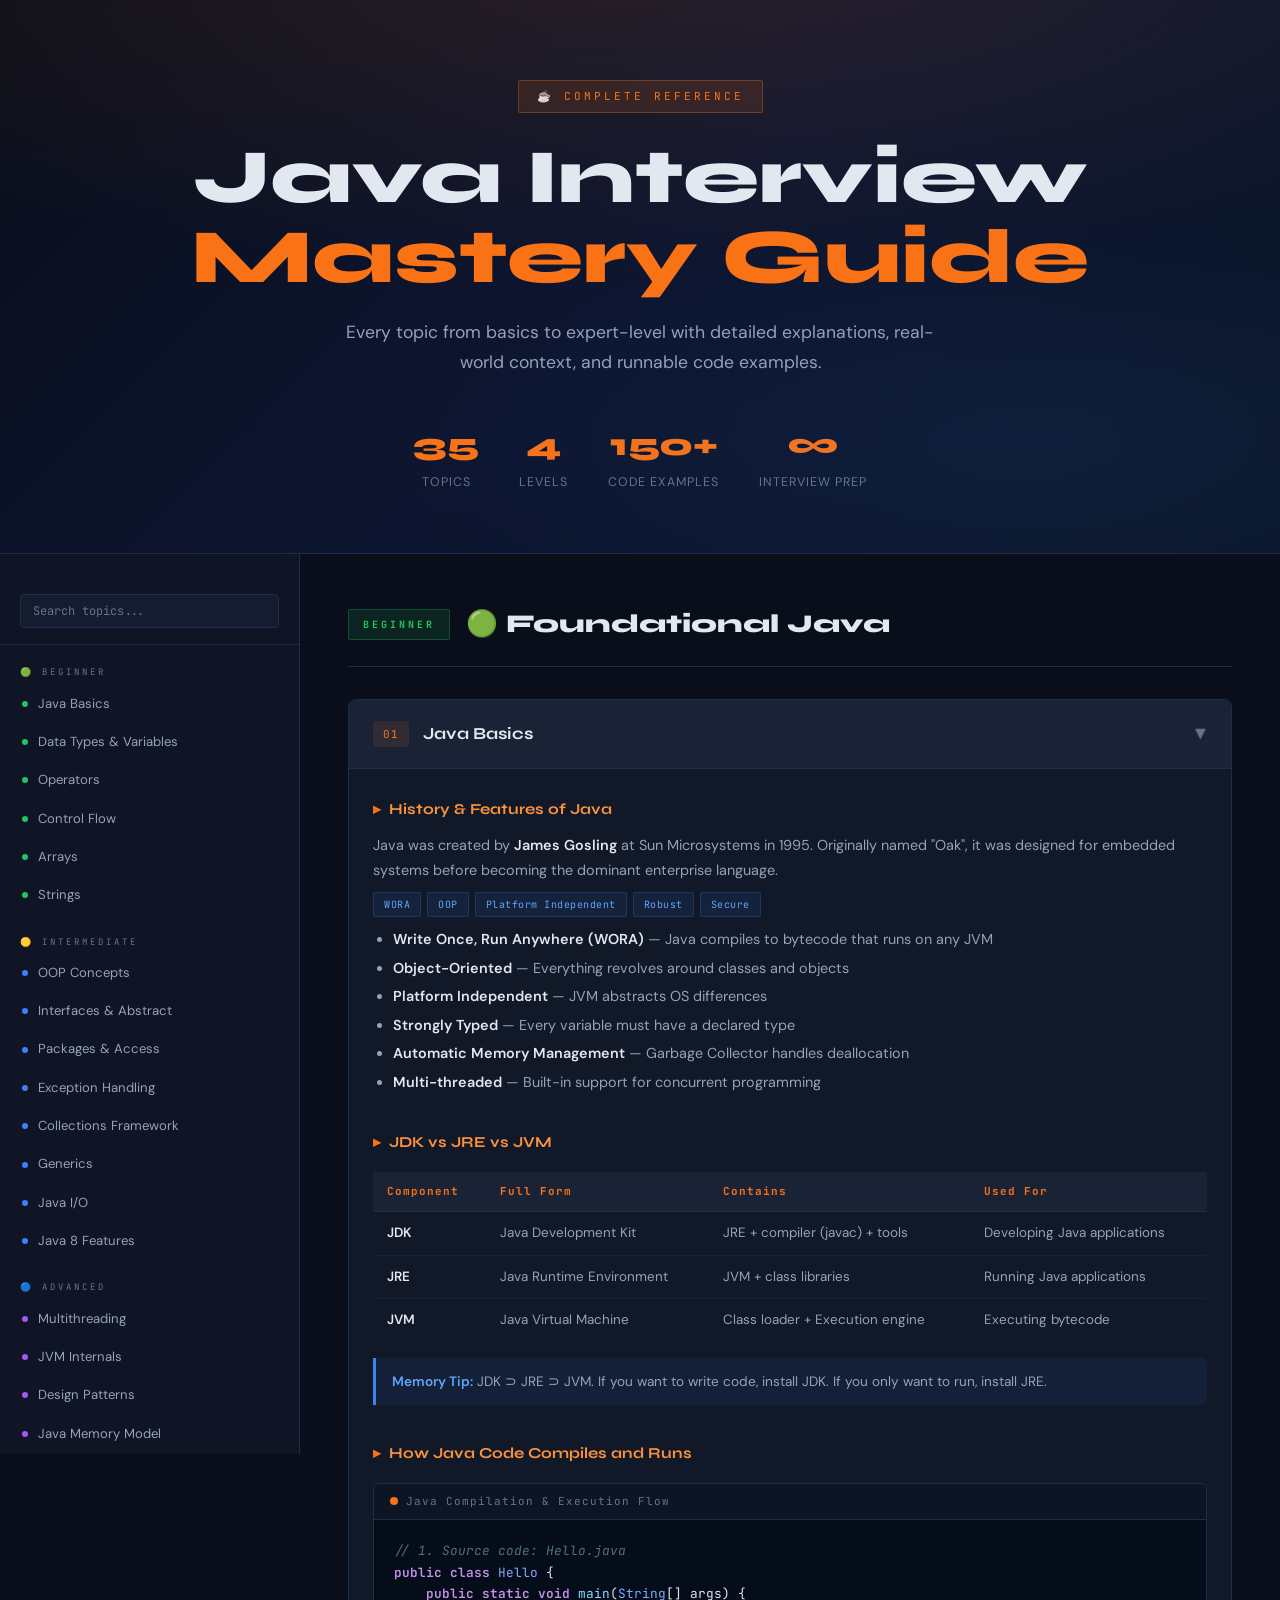
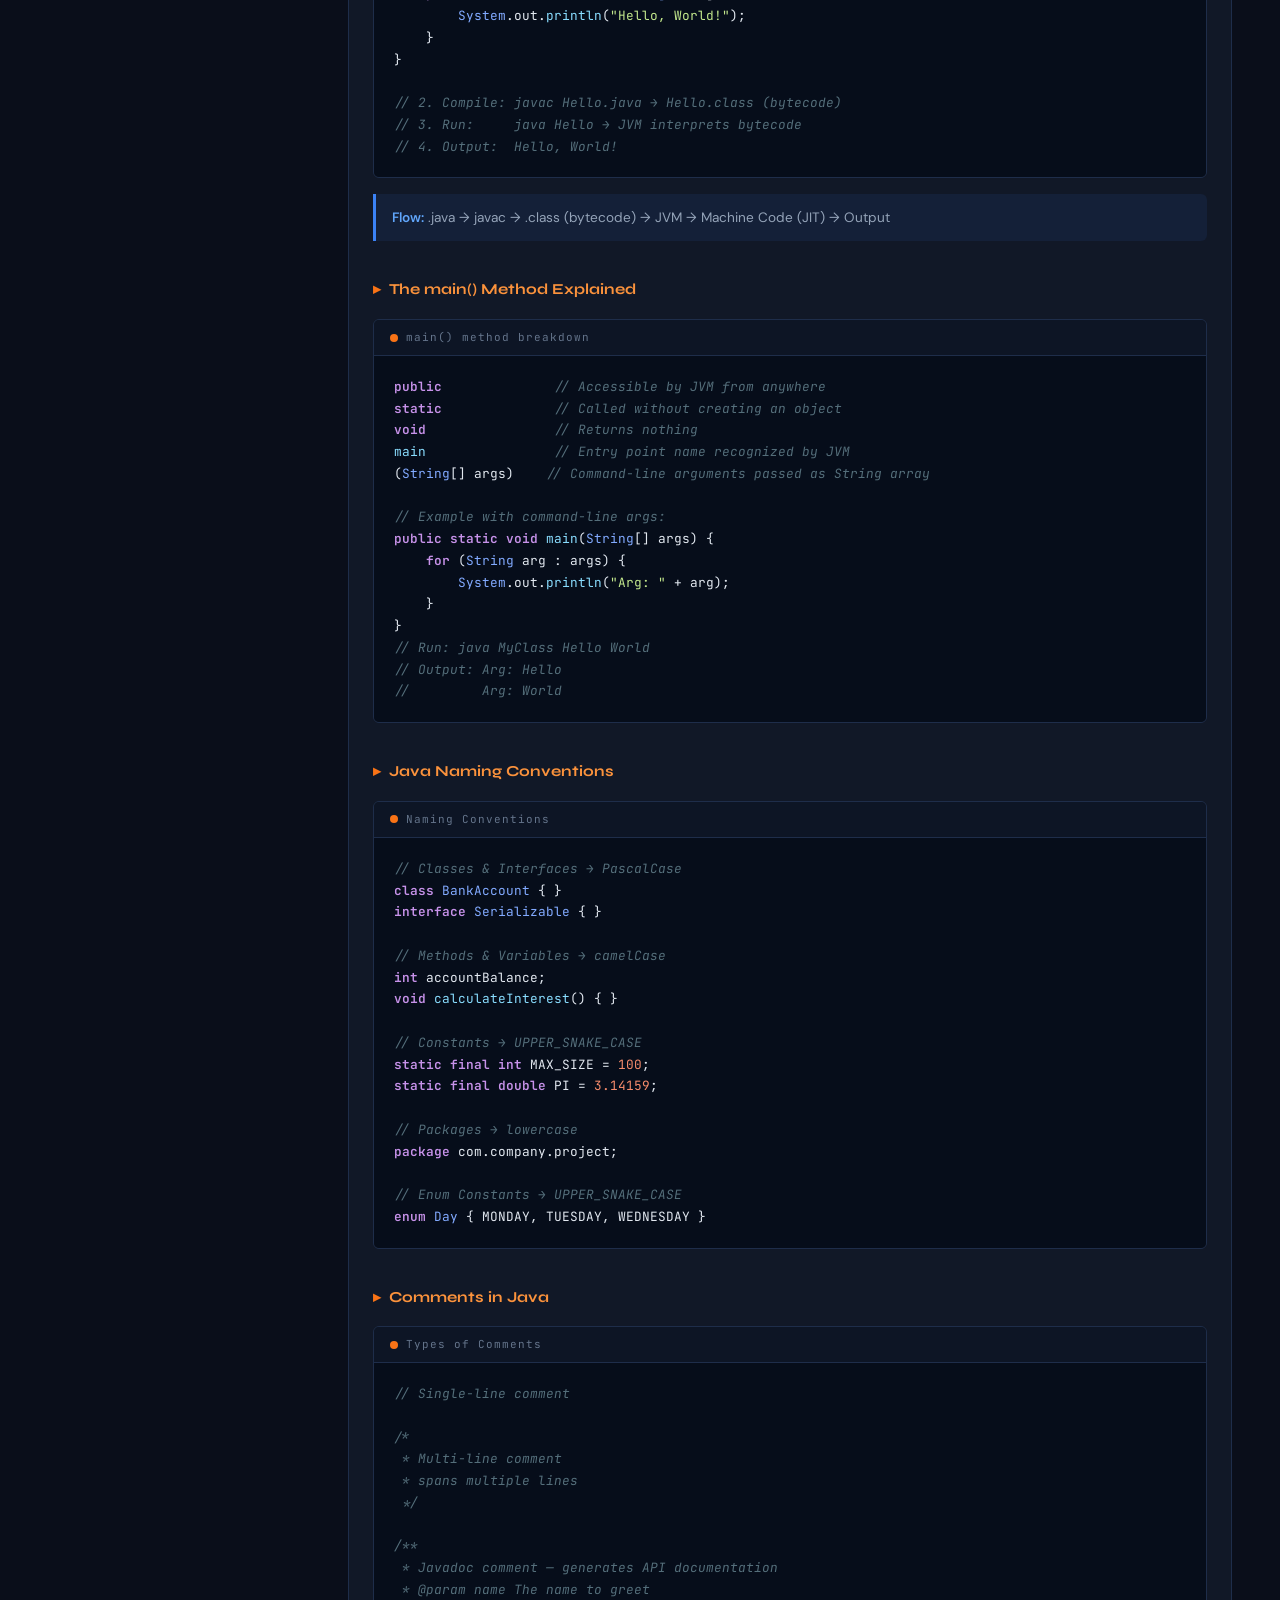
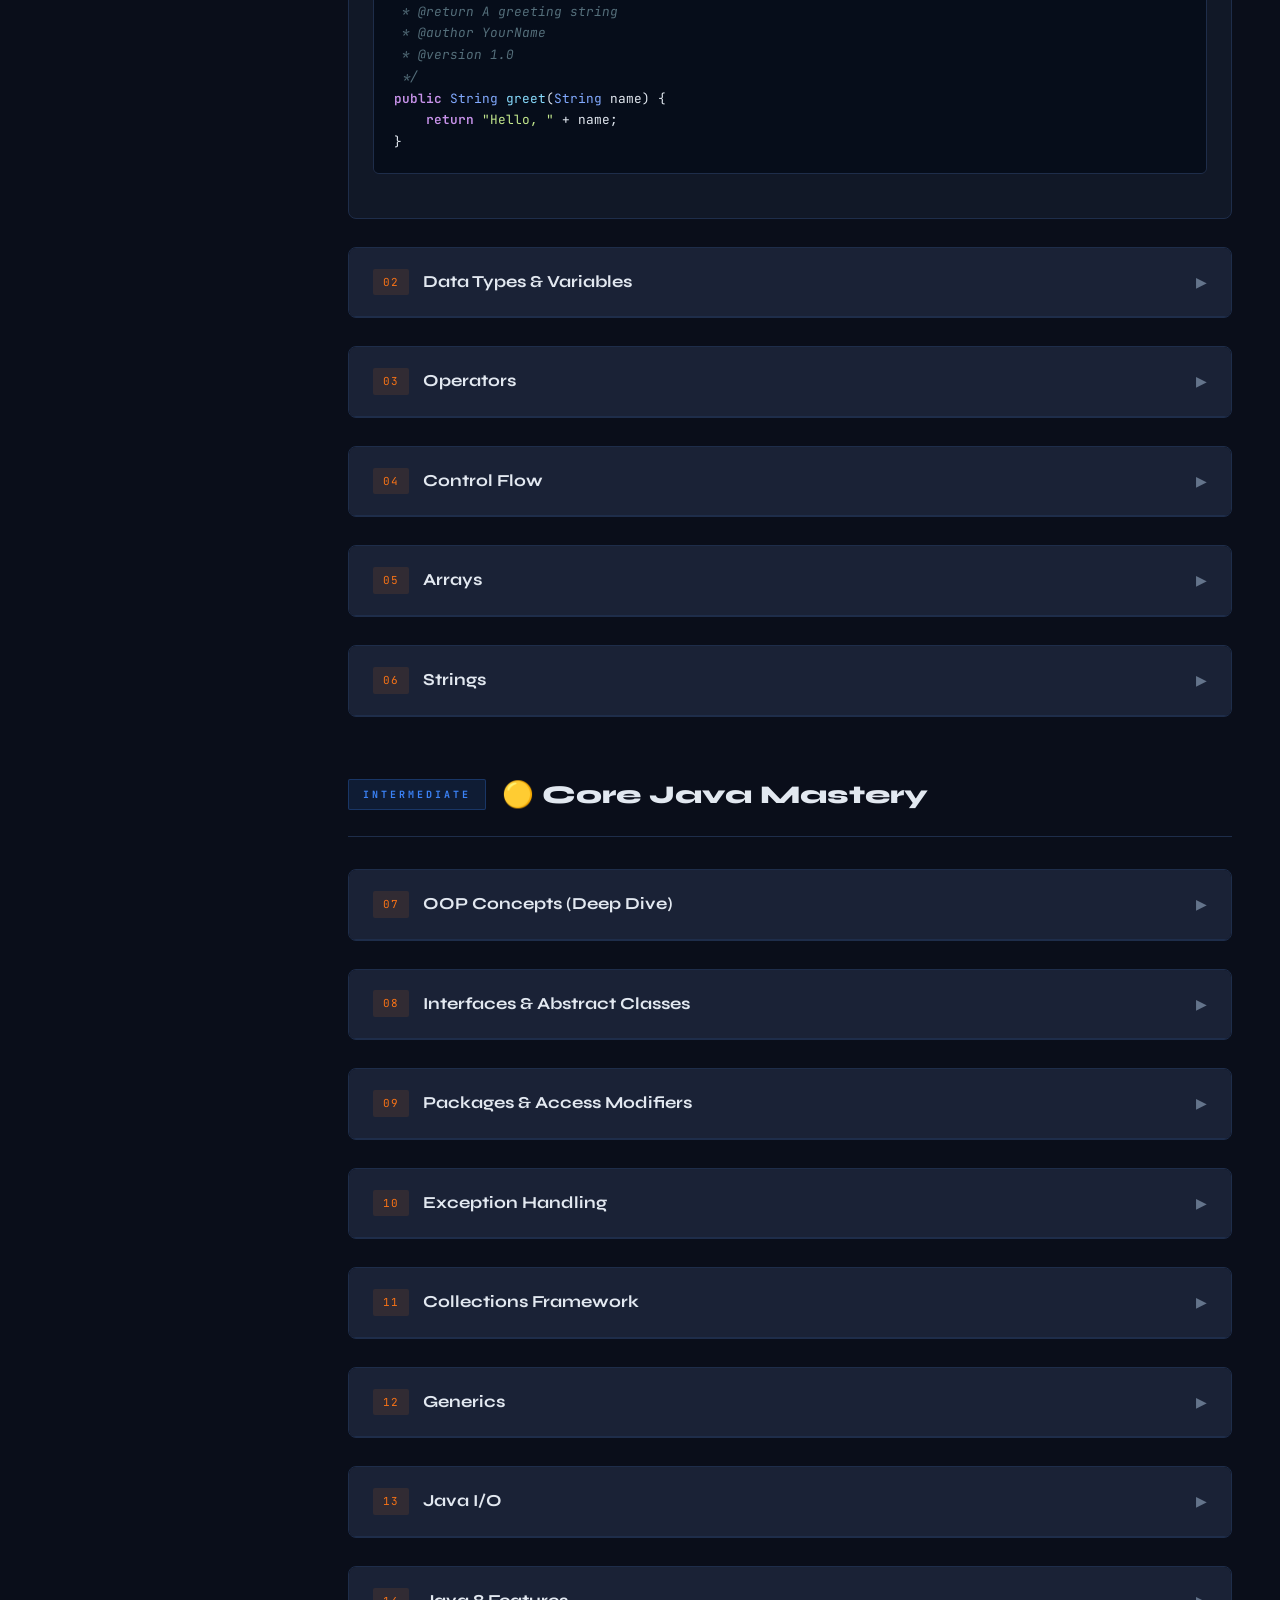
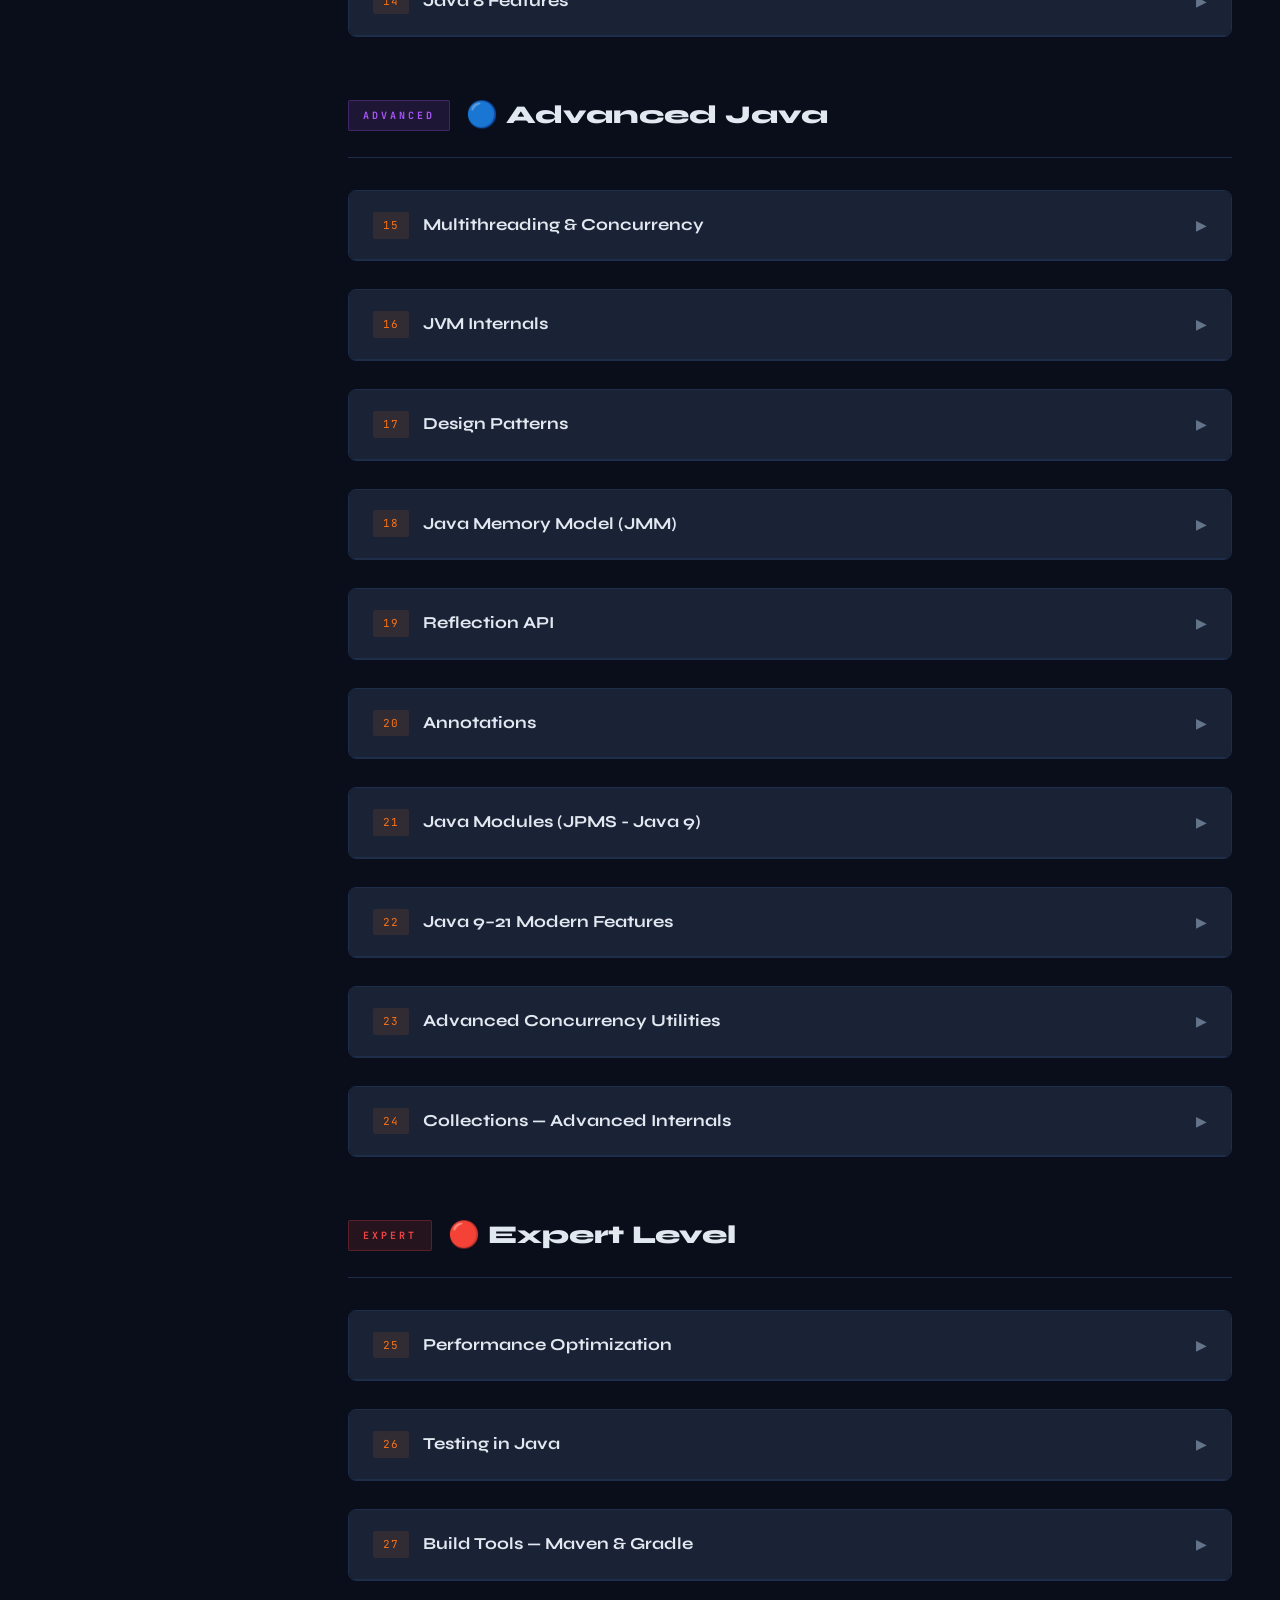
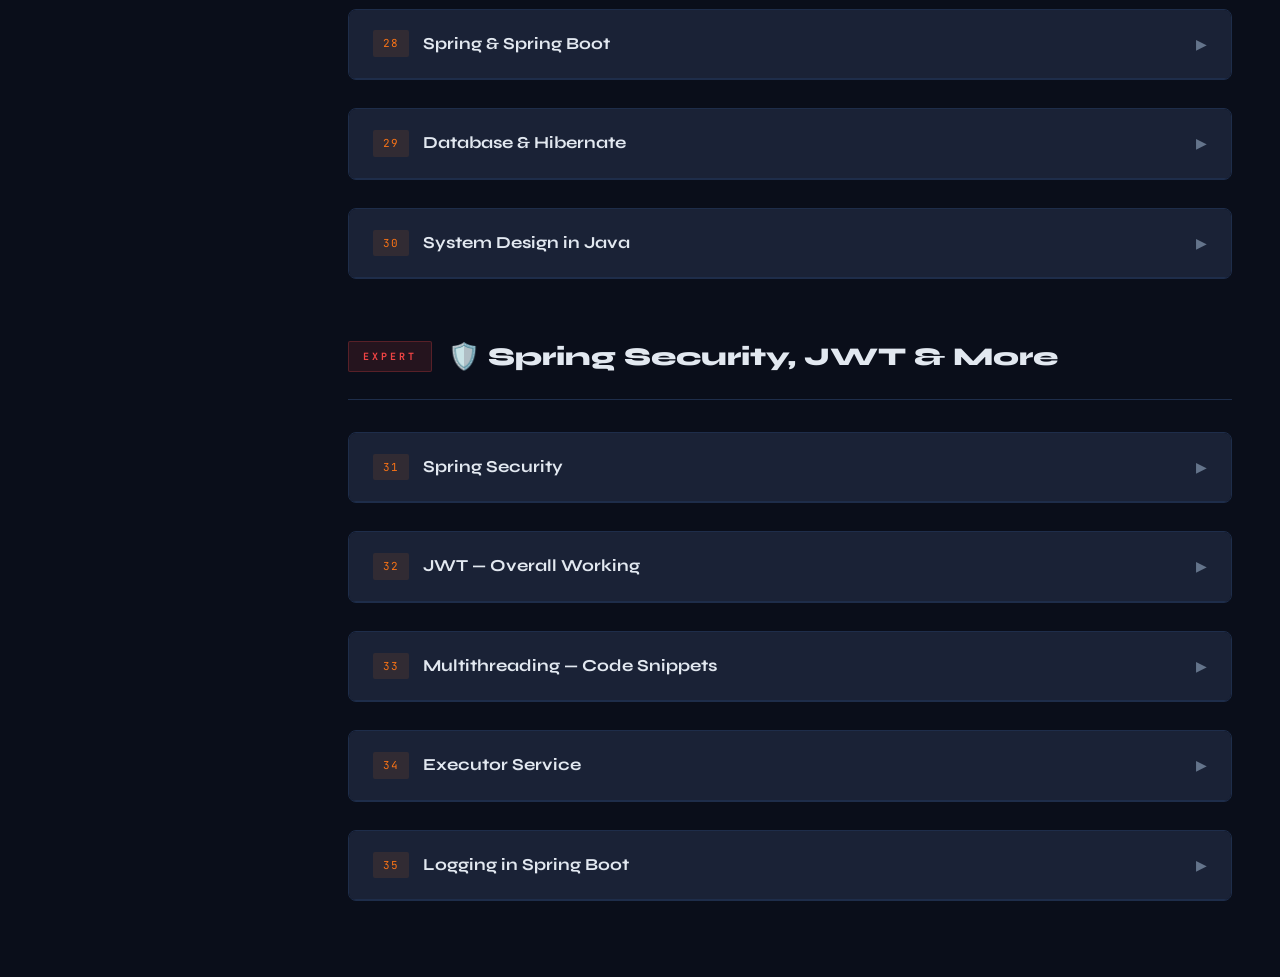
<file: java-interview-guide addon.html>
<!DOCTYPE html>
<html lang="en">
<head>
<meta charset="UTF-8">
<meta name="viewport" content="width=device-width, initial-scale=1.0">
<title>Java Interview Mastery Guide</title>
<link href="https://fonts.googleapis.com/css2?family=JetBrains+Mono:wght@300;400;600;700&family=Syne:wght@400;600;700;800&family=DM+Sans:wght@300;400;500&display=swap" rel="stylesheet">
<style>
:root {
  --bg: #0a0e1a;
  --bg2: #0f1525;
  --bg3: #151c30;
  --card: #111827;
  --card2: #1a2236;
  --border: #1e2d4a;
  --accent: #f97316;
  --accent2: #fb923c;
  --blue: #3b82f6;
  --blue2: #60a5fa;
  --green: #22c55e;
  --green2: #4ade80;
  --purple: #a855f7;
  --teal: #14b8a6;
  --yellow: #eab308;
  --red: #ef4444;
  --text: #e2e8f0;
  --text2: #94a3b8;
  --text3: #64748b;
  --code-bg: #060d1a;
  --beginner: #22c55e;
  --intermediate: #3b82f6;
  --advanced: #a855f7;
  --expert: #ef4444;
}

* { margin: 0; padding: 0; box-sizing: border-box; }

html { scroll-behavior: smooth; }

body {
  background: var(--bg);
  color: var(--text);
  font-family: 'DM Sans', sans-serif;
  line-height: 1.7;
  overflow-x: hidden;
}

/* ─── HEADER ─── */
.hero {
  background: linear-gradient(135deg, #0a0e1a 0%, #0d1530 50%, #0a1628 100%);
  padding: 80px 40px 60px;
  text-align: center;
  position: relative;
  border-bottom: 1px solid var(--border);
  overflow: hidden;
}
.hero::before {
  content: '';
  position: absolute; inset: 0;
  background: radial-gradient(ellipse 80% 60% at 50% -10%, rgba(249,115,22,0.12), transparent),
              radial-gradient(ellipse 50% 40% at 80% 80%, rgba(59,130,246,0.08), transparent);
}
.hero-badge {
  display: inline-block;
  background: rgba(249,115,22,0.12);
  border: 1px solid rgba(249,115,22,0.3);
  color: var(--accent);
  font-family: 'JetBrains Mono', monospace;
  font-size: 11px;
  letter-spacing: 3px;
  padding: 6px 18px;
  border-radius: 2px;
  margin-bottom: 24px;
  text-transform: uppercase;
}
.hero h1 {
  font-family: 'Syne', sans-serif;
  font-size: clamp(2.5rem, 6vw, 5rem);
  font-weight: 800;
  line-height: 1.05;
  margin-bottom: 20px;
  position: relative;
}
.hero h1 span { color: var(--accent); }
.hero p {
  color: var(--text2);
  font-size: 1.1rem;
  max-width: 600px;
  margin: 0 auto 40px;
}
.hero-stats {
  display: flex;
  justify-content: center;
  gap: 40px;
  flex-wrap: wrap;
}
.stat {
  text-align: center;
}
.stat-num {
  font-family: 'Syne', sans-serif;
  font-size: 2rem;
  font-weight: 800;
  color: var(--accent);
}
.stat-label {
  font-size: 0.78rem;
  color: var(--text3);
  letter-spacing: 1px;
  text-transform: uppercase;
}

/* ─── LAYOUT ─── */
.layout {
  display: flex;
  max-width: 1400px;
  margin: 0 auto;
}

/* ─── SIDEBAR ─── */
.sidebar {
  width: 300px;
  min-width: 300px;
  position: sticky;
  top: 0;
  height: 100vh;
  overflow-y: auto;
  background: var(--bg2);
  border-right: 1px solid var(--border);
  padding: 24px 0;
  scrollbar-width: thin;
  scrollbar-color: var(--border) transparent;
}
.sidebar::-webkit-scrollbar { width: 4px; }
.sidebar::-webkit-scrollbar-thumb { background: var(--border); border-radius: 2px; }

.sidebar-section {
  padding: 8px 20px 4px;
  font-family: 'JetBrains Mono', monospace;
  font-size: 9px;
  letter-spacing: 3px;
  text-transform: uppercase;
  color: var(--text3);
  margin-top: 12px;
}
.sidebar a {
  display: flex;
  align-items: center;
  gap: 10px;
  padding: 8px 20px;
  color: var(--text2);
  text-decoration: none;
  font-size: 0.82rem;
  transition: all 0.2s;
  border-left: 2px solid transparent;
}
.sidebar a:hover, .sidebar a.active {
  background: rgba(249,115,22,0.06);
  color: var(--text);
  border-left-color: var(--accent);
}
.sidebar a .dot {
  width: 6px; height: 6px;
  border-radius: 50%;
  flex-shrink: 0;
}

/* ─── MAIN CONTENT ─── */
.main {
  flex: 1;
  min-width: 0;
  padding: 48px 48px;
}

/* ─── LEVEL BADGES ─── */
.level-header {
  display: flex;
  align-items: center;
  gap: 16px;
  margin: 56px 0 32px;
  padding-bottom: 20px;
  border-bottom: 1px solid var(--border);
}
.level-header:first-child { margin-top: 0; }
.level-badge {
  font-family: 'JetBrains Mono', monospace;
  font-size: 10px;
  letter-spacing: 3px;
  text-transform: uppercase;
  padding: 6px 14px;
  border-radius: 2px;
  font-weight: 700;
}
.badge-beginner { background: rgba(34,197,94,0.12); color: var(--beginner); border: 1px solid rgba(34,197,94,0.25); }
.badge-intermediate { background: rgba(59,130,246,0.12); color: var(--intermediate); border: 1px solid rgba(59,130,246,0.25); }
.badge-advanced { background: rgba(168,85,247,0.12); color: var(--advanced); border: 1px solid rgba(168,85,247,0.25); }
.badge-expert { background: rgba(239,68,68,0.12); color: var(--expert); border: 1px solid rgba(239,68,68,0.25); }

.level-title {
  font-family: 'Syne', sans-serif;
  font-size: 1.6rem;
  font-weight: 800;
}

/* ─── TOPIC CARDS ─── */
.topic {
  background: var(--card);
  border: 1px solid var(--border);
  border-radius: 8px;
  margin-bottom: 28px;
  overflow: hidden;
  transition: border-color 0.2s;
}
.topic:hover { border-color: rgba(249,115,22,0.3); }

.topic-header {
  padding: 20px 24px;
  display: flex;
  align-items: center;
  gap: 14px;
  cursor: pointer;
  background: var(--card2);
  border-bottom: 1px solid var(--border);
  user-select: none;
}
.topic-num {
  font-family: 'JetBrains Mono', monospace;
  font-size: 11px;
  color: var(--accent);
  background: rgba(249,115,22,0.1);
  padding: 4px 10px;
  border-radius: 2px;
  letter-spacing: 1px;
}
.topic-title {
  font-family: 'Syne', sans-serif;
  font-size: 1.05rem;
  font-weight: 700;
  flex: 1;
}
.topic-arrow {
  color: var(--text3);
  transition: transform 0.3s;
  font-size: 0.9rem;
}
.topic.open .topic-arrow { transform: rotate(90deg); }

.topic-body {
  display: none;
  padding: 28px 24px;
}
.topic.open .topic-body { display: block; }

/* ─── SUBTOPICS ─── */
.subtopic {
  margin-bottom: 36px;
}
.subtopic:last-child { margin-bottom: 0; }

.subtopic-title {
  font-family: 'Syne', sans-serif;
  font-size: 0.95rem;
  font-weight: 700;
  color: var(--accent2);
  margin-bottom: 10px;
  display: flex;
  align-items: center;
  gap: 8px;
}
.subtopic-title::before {
  content: '▸';
  color: var(--accent);
}

p, li { color: var(--text2); font-size: 0.9rem; margin-bottom: 8px; }
ul, ol { padding-left: 20px; margin-bottom: 12px; }
li { margin-bottom: 4px; }

strong { color: var(--text); font-weight: 600; }

.note {
  background: rgba(59,130,246,0.08);
  border-left: 3px solid var(--blue);
  border-radius: 0 6px 6px 0;
  padding: 12px 16px;
  margin: 14px 0;
  font-size: 0.85rem;
  color: var(--text2);
}
.note strong { color: var(--blue2); }

.warning {
  background: rgba(249,115,22,0.08);
  border-left: 3px solid var(--accent);
  border-radius: 0 6px 6px 0;
  padding: 12px 16px;
  margin: 14px 0;
  font-size: 0.85rem;
  color: var(--text2);
}
.warning strong { color: var(--accent2); }

/* ─── CODE BLOCKS ─── */
.code-block {
  margin: 16px 0;
  border-radius: 6px;
  overflow: hidden;
  border: 1px solid var(--border);
}
.code-title {
  background: #0d1525;
  padding: 8px 16px;
  font-family: 'JetBrains Mono', monospace;
  font-size: 11px;
  color: var(--text3);
  letter-spacing: 1px;
  border-bottom: 1px solid var(--border);
  display: flex;
  align-items: center;
  gap: 8px;
}
.code-title::before {
  content: '';
  display: inline-block;
  width: 8px; height: 8px;
  border-radius: 50%;
  background: var(--accent);
}
pre {
  background: var(--code-bg);
  padding: 20px;
  overflow-x: auto;
  font-family: 'JetBrains Mono', monospace;
  font-size: 0.8rem;
  line-height: 1.7;
  scrollbar-width: thin;
  scrollbar-color: var(--border) transparent;
}
pre::-webkit-scrollbar { height: 4px; }
pre::-webkit-scrollbar-thumb { background: var(--border); }

/* Syntax highlighting */
.kw { color: #c792ea; font-weight: 600; }
.cl { color: #82aaff; }
.st { color: #c3e88d; }
.cm { color: #546e7a; font-style: italic; }
.nm { color: #f78c6c; }
.mt { color: #89ddff; }
.an { color: #ffcb6b; }
.op { color: #89ddff; }
.tp { color: #80cbc4; }

/* ─── TABLE ─── */
.table-wrap { overflow-x: auto; margin: 16px 0; }
table {
  width: 100%;
  border-collapse: collapse;
  font-size: 0.84rem;
}
th {
  background: var(--card2);
  padding: 10px 14px;
  text-align: left;
  font-family: 'JetBrains Mono', monospace;
  font-size: 11px;
  letter-spacing: 1px;
  color: var(--accent);
  border-bottom: 1px solid var(--border);
}
td {
  padding: 10px 14px;
  border-bottom: 1px solid rgba(30,45,74,0.5);
  color: var(--text2);
  vertical-align: top;
}
tr:last-child td { border-bottom: none; }
tr:hover td { background: rgba(249,115,22,0.03); }

/* ─── TAGS ─── */
.tags { display: flex; flex-wrap: wrap; gap: 6px; margin: 10px 0; }
.tag {
  font-family: 'JetBrains Mono', monospace;
  font-size: 10px;
  padding: 3px 10px;
  border-radius: 2px;
  background: rgba(59,130,246,0.1);
  color: var(--blue2);
  border: 1px solid rgba(59,130,246,0.2);
  letter-spacing: 0.5px;
}

/* ─── SEARCH ─── */
.search-wrap {
  padding: 16px 20px;
  border-bottom: 1px solid var(--border);
}
.search-input {
  width: 100%;
  background: var(--bg3);
  border: 1px solid var(--border);
  color: var(--text);
  padding: 8px 12px;
  font-family: 'JetBrains Mono', monospace;
  font-size: 12px;
  border-radius: 4px;
  outline: none;
  transition: border-color 0.2s;
}
.search-input:focus { border-color: var(--accent); }
.search-input::placeholder { color: var(--text3); }

/* ─── PROGRESS ─── */
.progress-bar {
  height: 2px;
  background: var(--border);
  position: fixed;
  top: 0;
  left: 0;
  z-index: 1000;
  transition: width 0.1s;
  background: linear-gradient(90deg, var(--accent), var(--blue));
}

/* ─── BACK TO TOP ─── */
.back-top {
  position: fixed;
  bottom: 32px;
  right: 32px;
  background: var(--accent);
  color: white;
  border: none;
  width: 44px; height: 44px;
  border-radius: 4px;
  cursor: pointer;
  font-size: 18px;
  display: none;
  align-items: center;
  justify-content: center;
  z-index: 100;
  transition: background 0.2s;
}
.back-top:hover { background: var(--accent2); }
.back-top.show { display: flex; }

/* ─── MOBILE ─── */
@media (max-width: 900px) {
  .sidebar { display: none; }
  .main { padding: 24px 20px; }
  .hero { padding: 50px 20px 40px; }
  .hero-stats { gap: 24px; }
}
</style>
</head>
<body>

<div class="progress-bar" id="progressBar"></div>

<!-- HERO -->
<div class="hero">
  <div class="hero-badge">☕ Complete Reference</div>
  <h1>Java Interview<br><span>Mastery Guide</span></h1>
  <p>Every topic from basics to expert-level with detailed explanations, real-world context, and runnable code examples.</p>
  <div class="hero-stats">
    <div class="stat"><div class="stat-num">35</div><div class="stat-label">Topics</div></div>
    <div class="stat"><div class="stat-num">4</div><div class="stat-label">Levels</div></div>
    <div class="stat"><div class="stat-num">150+</div><div class="stat-label">Code Examples</div></div>
    <div class="stat"><div class="stat-num">∞</div><div class="stat-label">Interview Prep</div></div>
  </div>
</div>

<div class="layout">
<!-- SIDEBAR -->
<nav class="sidebar">
  <div class="search-wrap">
    <input class="search-input" type="text" id="sideSearch" placeholder="Search topics..." onkeyup="filterSidebar(this.value)">
  </div>
  <div class="sidebar-section">🟢 Beginner</div>
  <a href="#t1"><span class="dot" style="background:var(--beginner)"></span>Java Basics</a>
  <a href="#t2"><span class="dot" style="background:var(--beginner)"></span>Data Types & Variables</a>
  <a href="#t3"><span class="dot" style="background:var(--beginner)"></span>Operators</a>
  <a href="#t4"><span class="dot" style="background:var(--beginner)"></span>Control Flow</a>
  <a href="#t5"><span class="dot" style="background:var(--beginner)"></span>Arrays</a>
  <a href="#t6"><span class="dot" style="background:var(--beginner)"></span>Strings</a>
  <div class="sidebar-section">🟡 Intermediate</div>
  <a href="#t7"><span class="dot" style="background:var(--intermediate)"></span>OOP Concepts</a>
  <a href="#t8"><span class="dot" style="background:var(--intermediate)"></span>Interfaces & Abstract</a>
  <a href="#t9"><span class="dot" style="background:var(--intermediate)"></span>Packages & Access</a>
  <a href="#t10"><span class="dot" style="background:var(--intermediate)"></span>Exception Handling</a>
  <a href="#t11"><span class="dot" style="background:var(--intermediate)"></span>Collections Framework</a>
  <a href="#t12"><span class="dot" style="background:var(--intermediate)"></span>Generics</a>
  <a href="#t13"><span class="dot" style="background:var(--intermediate)"></span>Java I/O</a>
  <a href="#t14"><span class="dot" style="background:var(--intermediate)"></span>Java 8 Features</a>
  <div class="sidebar-section">🔵 Advanced</div>
  <a href="#t15"><span class="dot" style="background:var(--advanced)"></span>Multithreading</a>
  <a href="#t16"><span class="dot" style="background:var(--advanced)"></span>JVM Internals</a>
  <a href="#t17"><span class="dot" style="background:var(--advanced)"></span>Design Patterns</a>
  <a href="#t18"><span class="dot" style="background:var(--advanced)"></span>Java Memory Model</a>
  <a href="#t19"><span class="dot" style="background:var(--advanced)"></span>Reflection API</a>
  <a href="#t20"><span class="dot" style="background:var(--advanced)"></span>Annotations</a>
  <a href="#t21"><span class="dot" style="background:var(--advanced)"></span>Java Modules (JPMS)</a>
  <a href="#t22"><span class="dot" style="background:var(--advanced)"></span>Java 9–21 Features</a>
  <a href="#t23"><span class="dot" style="background:var(--advanced)"></span>Concurrency Utilities</a>
  <a href="#t24"><span class="dot" style="background:var(--advanced)"></span>Collections Advanced</a>
  <div class="sidebar-section">🔴 Expert</div>
  <a href="#t25"><span class="dot" style="background:var(--expert)"></span>Performance Optimization</a>
  <a href="#t26"><span class="dot" style="background:var(--expert)"></span>Testing in Java</a>
  <a href="#t27"><span class="dot" style="background:var(--expert)"></span>Build Tools</a>
  <a href="#t28"><span class="dot" style="background:var(--expert)"></span>Spring & Spring Boot</a>
  <a href="#t29"><span class="dot" style="background:var(--expert)"></span>Database & Hibernate</a>
  <a href="#t30"><span class="dot" style="background:var(--expert)"></span>System Design</a>
  <div class="sidebar-section">🛡️ Spring & Security</div>
  <a href="#t31"><span class="dot" style="background:var(--expert)"></span>Spring Security</a>
  <a href="#t32"><span class="dot" style="background:var(--expert)"></span>JWT Working</a>
  <a href="#t33"><span class="dot" style="background:var(--expert)"></span>Multithreading Snippets</a>
  <a href="#t34"><span class="dot" style="background:var(--expert)"></span>Executor Service</a>
  <a href="#t35"><span class="dot" style="background:var(--expert)"></span>Logging in Spring Boot</a>
</nav>

<!-- MAIN -->
<main class="main">

<!-- ═══════════ BEGINNER ═══════════ -->
<div class="level-header">
  <span class="level-badge badge-beginner">Beginner</span>
  <h2 class="level-title">🟢 Foundational Java</h2>
</div>

<!-- T1: Java Basics -->
<div class="topic open" id="t1">
  <div class="topic-header" onclick="toggleTopic(this)">
    <span class="topic-num">01</span>
    <span class="topic-title">Java Basics</span>
    <span class="topic-arrow">▶</span>
  </div>
  <div class="topic-body">
    <div class="subtopic">
      <div class="subtopic-title">History & Features of Java</div>
      <p>Java was created by <strong>James Gosling</strong> at Sun Microsystems in 1995. Originally named "Oak", it was designed for embedded systems before becoming the dominant enterprise language.</p>
      <div class="tags">
        <span class="tag">WORA</span><span class="tag">OOP</span><span class="tag">Platform Independent</span><span class="tag">Robust</span><span class="tag">Secure</span>
      </div>
      <ul>
        <li><strong>Write Once, Run Anywhere (WORA)</strong> — Java compiles to bytecode that runs on any JVM</li>
        <li><strong>Object-Oriented</strong> — Everything revolves around classes and objects</li>
        <li><strong>Platform Independent</strong> — JVM abstracts OS differences</li>
        <li><strong>Strongly Typed</strong> — Every variable must have a declared type</li>
        <li><strong>Automatic Memory Management</strong> — Garbage Collector handles deallocation</li>
        <li><strong>Multi-threaded</strong> — Built-in support for concurrent programming</li>
      </ul>
    </div>
    <div class="subtopic">
      <div class="subtopic-title">JDK vs JRE vs JVM</div>
      <div class="table-wrap">
        <table>
          <tr><th>Component</th><th>Full Form</th><th>Contains</th><th>Used For</th></tr>
          <tr><td><strong>JDK</strong></td><td>Java Development Kit</td><td>JRE + compiler (javac) + tools</td><td>Developing Java applications</td></tr>
          <tr><td><strong>JRE</strong></td><td>Java Runtime Environment</td><td>JVM + class libraries</td><td>Running Java applications</td></tr>
          <tr><td><strong>JVM</strong></td><td>Java Virtual Machine</td><td>Class loader + Execution engine</td><td>Executing bytecode</td></tr>
        </table>
      </div>
      <div class="note"><strong>Memory Tip:</strong> JDK ⊃ JRE ⊃ JVM. If you want to write code, install JDK. If you only want to run, install JRE.</div>
    </div>
    <div class="subtopic">
      <div class="subtopic-title">How Java Code Compiles and Runs</div>
      <div class="code-block">
        <div class="code-title">Java Compilation & Execution Flow</div>
        <pre><span class="cm">// 1. Source code: Hello.java</span>
<span class="kw">public class</span> <span class="cl">Hello</span> {
    <span class="kw">public static void</span> <span class="mt">main</span>(<span class="cl">String</span>[] args) {
        <span class="cl">System</span>.out.<span class="mt">println</span>(<span class="st">"Hello, World!"</span>);
    }
}

<span class="cm">// 2. Compile: javac Hello.java → Hello.class (bytecode)
// 3. Run:     java Hello → JVM interprets bytecode
// 4. Output:  Hello, World!</span></pre>
      </div>
      <div class="note"><strong>Flow:</strong> .java → javac → .class (bytecode) → JVM → Machine Code (JIT) → Output</div>
    </div>
    <div class="subtopic">
      <div class="subtopic-title">The main() Method Explained</div>
      <div class="code-block">
        <div class="code-title">main() method breakdown</div>
        <pre><span class="kw">public</span>              <span class="cm">// Accessible by JVM from anywhere</span>
<span class="kw">static</span>              <span class="cm">// Called without creating an object</span>
<span class="kw">void</span>                <span class="cm">// Returns nothing</span>
<span class="mt">main</span>                <span class="cm">// Entry point name recognized by JVM</span>
(<span class="cl">String</span>[] args)    <span class="cm">// Command-line arguments passed as String array</span>

<span class="cm">// Example with command-line args:</span>
<span class="kw">public static void</span> <span class="mt">main</span>(<span class="cl">String</span>[] args) {
    <span class="kw">for</span> (<span class="cl">String</span> arg : args) {
        <span class="cl">System</span>.out.<span class="mt">println</span>(<span class="st">"Arg: "</span> + arg);
    }
}
<span class="cm">// Run: java MyClass Hello World
// Output: Arg: Hello
//         Arg: World</span></pre>
      </div>
    </div>
    <div class="subtopic">
      <div class="subtopic-title">Java Naming Conventions</div>
      <div class="code-block">
        <div class="code-title">Naming Conventions</div>
        <pre><span class="cm">// Classes & Interfaces → PascalCase</span>
<span class="kw">class</span> <span class="cl">BankAccount</span> { }
<span class="kw">interface</span> <span class="cl">Serializable</span> { }

<span class="cm">// Methods & Variables → camelCase</span>
<span class="kw">int</span> accountBalance;
<span class="kw">void</span> <span class="mt">calculateInterest</span>() { }

<span class="cm">// Constants → UPPER_SNAKE_CASE</span>
<span class="kw">static final int</span> MAX_SIZE = <span class="nm">100</span>;
<span class="kw">static final double</span> PI = <span class="nm">3.14159</span>;

<span class="cm">// Packages → lowercase</span>
<span class="kw">package</span> com.company.project;

<span class="cm">// Enum Constants → UPPER_SNAKE_CASE</span>
<span class="kw">enum</span> <span class="cl">Day</span> { MONDAY, TUESDAY, WEDNESDAY }</pre>
      </div>
    </div>
    <div class="subtopic">
      <div class="subtopic-title">Comments in Java</div>
      <div class="code-block">
        <div class="code-title">Types of Comments</div>
        <pre><span class="cm">// Single-line comment</span>

<span class="cm">/*
 * Multi-line comment
 * spans multiple lines
 */</span>

<span class="cm">/**
 * Javadoc comment — generates API documentation
 * @param name The name to greet
 * @return A greeting string
 * @author YourName
 * @version 1.0
 */</span>
<span class="kw">public</span> <span class="cl">String</span> <span class="mt">greet</span>(<span class="cl">String</span> name) {
    <span class="kw">return</span> <span class="st">"Hello, "</span> + name;
}</pre>
      </div>
    </div>
  </div>
</div>

<!-- T2: Data Types -->
<div class="topic" id="t2">
  <div class="topic-header" onclick="toggleTopic(this)">
    <span class="topic-num">02</span>
    <span class="topic-title">Data Types & Variables</span>
    <span class="topic-arrow">▶</span>
  </div>
  <div class="topic-body">
    <div class="subtopic">
      <div class="subtopic-title">Primitive Data Types</div>
      <div class="table-wrap">
        <table>
          <tr><th>Type</th><th>Size</th><th>Range</th><th>Default</th><th>Example</th></tr>
          <tr><td>byte</td><td>1 byte</td><td>-128 to 127</td><td>0</td><td>byte b = 100;</td></tr>
          <tr><td>short</td><td>2 bytes</td><td>-32768 to 32767</td><td>0</td><td>short s = 1000;</td></tr>
          <tr><td>int</td><td>4 bytes</td><td>-2^31 to 2^31-1</td><td>0</td><td>int i = 42;</td></tr>
          <tr><td>long</td><td>8 bytes</td><td>-2^63 to 2^63-1</td><td>0L</td><td>long l = 99L;</td></tr>
          <tr><td>float</td><td>4 bytes</td><td>~±3.4×10^38</td><td>0.0f</td><td>float f = 3.14f;</td></tr>
          <tr><td>double</td><td>8 bytes</td><td>~±1.8×10^308</td><td>0.0d</td><td>double d = 3.14;</td></tr>
          <tr><td>char</td><td>2 bytes</td><td>0 to 65535 (Unicode)</td><td>'\u0000'</td><td>char c = 'A';</td></tr>
          <tr><td>boolean</td><td>1 bit*</td><td>true or false</td><td>false</td><td>boolean ok = true;</td></tr>
        </table>
      </div>
    </div>
    <div class="subtopic">
      <div class="subtopic-title">Type Casting</div>
      <div class="code-block">
        <div class="code-title">Widening & Narrowing Casting</div>
        <pre><span class="cm">// Widening (implicit) — smaller to larger type, no data loss</span>
<span class="kw">int</span> i = <span class="nm">100</span>;
<span class="kw">long</span> l = i;      <span class="cm">// int → long (automatic)</span>
<span class="kw">double</span> d = i;    <span class="cm">// int → double (automatic)</span>

<span class="cm">// Narrowing (explicit) — larger to smaller, possible data loss</span>
<span class="kw">double</span> pi = <span class="nm">3.99</span>;
<span class="kw">int</span> truncated = (<span class="kw">int</span>) pi;  <span class="cm">// → 3 (decimal dropped!)</span>
<span class="cl">System</span>.out.<span class="mt">println</span>(truncated);  <span class="cm">// 3</span>

<span class="cm">// Char ↔ int conversion</span>
<span class="kw">char</span> ch = <span class="st">'A'</span>;
<span class="kw">int</span> ascii = ch;           <span class="cm">// → 65</span>
<span class="kw">char</span> back = (<span class="kw">char</span>) <span class="nm">66</span>;    <span class="cm">// → 'B'</span></pre>
      </div>
    </div>
    <div class="subtopic">
      <div class="subtopic-title">Wrapper Classes & Autoboxing</div>
      <div class="code-block">
        <div class="code-title">Wrapper Classes</div>
        <pre><span class="cm">// Wrapper classes wrap primitives as objects</span>
<span class="cm">// int → Integer, double → Double, char → Character, etc.</span>

<span class="cm">// Autoboxing: primitive → Wrapper (automatic)</span>
<span class="cl">Integer</span> obj = <span class="nm">42</span>;           <span class="cm">// int → Integer</span>
<span class="cl">Double</span>  d   = <span class="nm">3.14</span>;         <span class="cm">// double → Double</span>

<span class="cm">// Unboxing: Wrapper → primitive (automatic)</span>
<span class="kw">int</span> val = obj;              <span class="cm">// Integer → int</span>

<span class="cm">// Useful Wrapper methods</span>
<span class="cl">Integer</span>.<span class="mt">parseInt</span>(<span class="st">"42"</span>);      <span class="cm">// String → int: 42</span>
<span class="cl">Double</span>.<span class="mt">parseDouble</span>(<span class="st">"3.14"</span>); <span class="cm">// String → double</span>
<span class="cl">Integer</span>.<span class="mt">MAX_VALUE</span>;           <span class="cm">// 2147483647</span>
<span class="cl">Integer</span>.<span class="mt">toBinaryString</span>(<span class="nm">10</span>); <span class="cm">// "1010"</span>
<span class="cl">Integer</span>.<span class="mt">compare</span>(<span class="nm">5</span>, <span class="nm">10</span>);    <span class="cm">// -1 (5 < 10)</span>

<span class="cm">// Autoboxing pitfall — Integer cache (-128 to 127)</span>
<span class="cl">Integer</span> a = <span class="nm">127</span>, b = <span class="nm">127</span>;
<span class="cl">System</span>.out.<span class="mt">println</span>(a == b);  <span class="cm">// true (cached)</span>
<span class="cl">Integer</span> x = <span class="nm">200</span>, y = <span class="nm">200</span>;
<span class="cl">System</span>.out.<span class="mt">println</span>(x == y);  <span class="cm">// false (not cached!)</span>
<span class="cl">System</span>.out.<span class="mt">println</span>(x.<span class="mt">equals</span>(y)); <span class="cm">// true ✅</span></pre>
      </div>
      <div class="warning"><strong>Interview Trap:</strong> Never use <code>==</code> to compare Integer objects outside the -128 to 127 cache range. Always use <code>.equals()</code>.</div>
    </div>
    <div class="subtopic">
      <div class="subtopic-title">var Keyword (Java 10+)</div>
      <div class="code-block">
        <div class="code-title">Local Variable Type Inference</div>
        <pre><span class="cm">// var lets the compiler infer the type</span>
<span class="kw">var</span> name = <span class="st">"Alice"</span>;          <span class="cm">// inferred as String</span>
<span class="kw">var</span> list = <span class="kw">new</span> <span class="cl">ArrayList</span>&lt;<span class="cl">String</span>&gt;();
<span class="kw">var</span> map  = <span class="kw">new</span> <span class="cl">HashMap</span>&lt;<span class="cl">String</span>, <span class="cl">Integer</span>&gt;();

<span class="cm">// var is NOT dynamic typing — type is fixed at compile time</span>
<span class="kw">var</span> x = <span class="nm">10</span>;
<span class="cm">// x = "hello";  ← COMPILE ERROR!</span>

<span class="cm">// Restrictions: cannot be used for fields, method params, return types</span>
<span class="cm">// var is only for LOCAL variables</span></pre>
      </div>
    </div>
  </div>
</div>

<!-- T3: Operators -->
<div class="topic" id="t3">
  <div class="topic-header" onclick="toggleTopic(this)">
    <span class="topic-num">03</span>
    <span class="topic-title">Operators</span>
    <span class="topic-arrow">▶</span>
  </div>
  <div class="topic-body">
    <div class="subtopic">
      <div class="subtopic-title">All Operator Types</div>
      <div class="code-block">
        <div class="code-title">Operators.java</div>
        <pre><span class="cm">// ── Arithmetic ──</span>
<span class="kw">int</span> a = <span class="nm">10</span>, b = <span class="nm">3</span>;
<span class="cl">System</span>.out.<span class="mt">println</span>(a + b);   <span class="cm">// 13</span>
<span class="cl">System</span>.out.<span class="mt">println</span>(a - b);   <span class="cm">// 7</span>
<span class="cl">System</span>.out.<span class="mt">println</span>(a * b);   <span class="cm">// 30</span>
<span class="cl">System</span>.out.<span class="mt">println</span>(a / b);   <span class="cm">// 3 (integer division!)</span>
<span class="cl">System</span>.out.<span class="mt">println</span>(a % b);   <span class="cm">// 1 (remainder)</span>

<span class="cm">// ── Relational ──</span>
<span class="cl">System</span>.out.<span class="mt">println</span>(a > b);   <span class="cm">// true</span>
<span class="cl">System</span>.out.<span class="mt">println</span>(a == b);  <span class="cm">// false</span>
<span class="cl">System</span>.out.<span class="mt">println</span>(a != b);  <span class="cm">// true</span>

<span class="cm">// ── Logical ──</span>
<span class="kw">boolean</span> x = <span class="kw">true</span>, y = <span class="kw">false</span>;
<span class="cl">System</span>.out.<span class="mt">println</span>(x && y);  <span class="cm">// false (AND)</span>
<span class="cl">System</span>.out.<span class="mt">println</span>(x || y);  <span class="cm">// true  (OR)</span>
<span class="cl">System</span>.out.<span class="mt">println</span>(!x);     <span class="cm">// false (NOT)</span>

<span class="cm">// ── Bitwise ──</span>
<span class="cl">System</span>.out.<span class="mt">println</span>(<span class="nm">5</span> & <span class="nm">3</span>);  <span class="cm">// 1  (AND: 101 & 011 = 001)</span>
<span class="cl">System</span>.out.<span class="mt">println</span>(<span class="nm">5</span> | <span class="nm">3</span>);  <span class="cm">// 7  (OR:  101 | 011 = 111)</span>
<span class="cl">System</span>.out.<span class="mt">println</span>(<span class="nm">5</span> ^ <span class="nm">3</span>);  <span class="cm">// 6  (XOR: 101 ^ 011 = 110)</span>
<span class="cl">System</span>.out.<span class="mt">println</span>(~<span class="nm">5</span>);     <span class="cm">// -6 (NOT)</span>
<span class="cl">System</span>.out.<span class="mt">println</span>(<span class="nm">5</span> &lt;&lt; <span class="nm">1</span>); <span class="cm">// 10 (left shift = *2)</span>
<span class="cl">System</span>.out.<span class="mt">println</span>(<span class="nm">5</span> >> <span class="nm">1</span>); <span class="cm">// 2  (right shift = /2)</span>

<span class="cm">// ── Ternary ──</span>
<span class="kw">int</span> max = (a > b) ? a : b;   <span class="cm">// 10</span>

<span class="cm">// ── instanceof ──</span>
<span class="cl">Object</span> obj = <span class="st">"Hello"</span>;
<span class="kw">if</span> (obj <span class="kw">instanceof</span> <span class="cl">String</span> s) {  <span class="cm">// Pattern matching (Java 16+)</span>
    <span class="cl">System</span>.out.<span class="mt">println</span>(s.<span class="mt">length</span>());  <span class="cm">// 5</span>
}

<span class="cm">// ── Increment/Decrement ──</span>
<span class="kw">int</span> c = <span class="nm">5</span>;
<span class="cl">System</span>.out.<span class="mt">println</span>(c++);  <span class="cm">// 5 (post-increment: use then increment)</span>
<span class="cl">System</span>.out.<span class="mt">println</span>(c);    <span class="cm">// 6</span>
<span class="cl">System</span>.out.<span class="mt">println</span>(++c);  <span class="cm">// 7 (pre-increment: increment then use)</span></pre>
      </div>
    </div>
  </div>
</div>

<!-- T4: Control Flow -->
<div class="topic" id="t4">
  <div class="topic-header" onclick="toggleTopic(this)">
    <span class="topic-num">04</span>
    <span class="topic-title">Control Flow</span>
    <span class="topic-arrow">▶</span>
  </div>
  <div class="topic-body">
    <div class="subtopic">
      <div class="subtopic-title">if / else-if / else</div>
      <div class="code-block">
        <div class="code-title">Conditional Statements</div>
        <pre><span class="kw">int</span> score = <span class="nm">75</span>;

<span class="kw">if</span> (score >= <span class="nm">90</span>) {
    <span class="cl">System</span>.out.<span class="mt">println</span>(<span class="st">"Grade: A"</span>);
} <span class="kw">else if</span> (score >= <span class="nm">80</span>) {
    <span class="cl">System</span>.out.<span class="mt">println</span>(<span class="st">"Grade: B"</span>);
} <span class="kw">else if</span> (score >= <span class="nm">70</span>) {
    <span class="cl">System</span>.out.<span class="mt">println</span>(<span class="st">"Grade: C"</span>);  <span class="cm">// ← this runs</span>
} <span class="kw">else</span> {
    <span class="cl">System</span>.out.<span class="mt">println</span>(<span class="st">"Grade: F"</span>);
}</pre>
      </div>
    </div>
    <div class="subtopic">
      <div class="subtopic-title">Switch — Traditional & Enhanced (Java 14+)</div>
      <div class="code-block">
        <div class="code-title">Switch Expressions</div>
        <pre><span class="cm">// Traditional switch (fall-through without break!)</span>
<span class="kw">int</span> day = <span class="nm">3</span>;
<span class="kw">switch</span> (day) {
    <span class="kw">case</span> <span class="nm">1</span>: <span class="cl">System</span>.out.<span class="mt">println</span>(<span class="st">"Mon"</span>); <span class="kw">break</span>;
    <span class="kw">case</span> <span class="nm">2</span>: <span class="cl">System</span>.out.<span class="mt">println</span>(<span class="st">"Tue"</span>); <span class="kw">break</span>;
    <span class="kw">case</span> <span class="nm">3</span>: <span class="cl">System</span>.out.<span class="mt">println</span>(<span class="st">"Wed"</span>); <span class="kw">break</span>;
    <span class="kw">default</span>: <span class="cl">System</span>.out.<span class="mt">println</span>(<span class="st">"Other"</span>);
}

<span class="cm">// Enhanced switch expression (Java 14+) — no fall-through!</span>
<span class="cl">String</span> dayName = <span class="kw">switch</span> (day) {
    <span class="kw">case</span> <span class="nm">1</span> -> <span class="st">"Monday"</span>;
    <span class="kw">case</span> <span class="nm">2</span> -> <span class="st">"Tuesday"</span>;
    <span class="kw">case</span> <span class="nm">3</span> -> <span class="st">"Wednesday"</span>;
    <span class="kw">default</span> -> <span class="st">"Unknown"</span>;
};
<span class="cl">System</span>.out.<span class="mt">println</span>(dayName);  <span class="cm">// Wednesday</span>

<span class="cm">// Switch with String (Java 7+)</span>
<span class="cl">String</span> lang = <span class="st">"Java"</span>;
<span class="kw">switch</span> (lang) {
    <span class="kw">case</span> <span class="st">"Java"</span>   -> <span class="cl">System</span>.out.<span class="mt">println</span>(<span class="st">"Compiled, JVM-based"</span>);
    <span class="kw">case</span> <span class="st">"Python"</span> -> <span class="cl">System</span>.out.<span class="mt">println</span>(<span class="st">"Interpreted, dynamic"</span>);
    <span class="kw">default</span>       -> <span class="cl">System</span>.out.<span class="mt">println</span>(<span class="st">"Unknown language"</span>);
}</pre>
      </div>
    </div>
    <div class="subtopic">
      <div class="subtopic-title">Loops</div>
      <div class="code-block">
        <div class="code-title">All Loop Types</div>
        <pre><span class="cm">// ── for loop ──</span>
<span class="kw">for</span> (<span class="kw">int</span> i = <span class="nm">0</span>; i &lt; <span class="nm">5</span>; i++) {
    <span class="cl">System</span>.out.<span class="mt">print</span>(i + <span class="st">" "</span>);  <span class="cm">// 0 1 2 3 4</span>
}

<span class="cm">// ── while loop ──</span>
<span class="kw">int</span> n = <span class="nm">5</span>;
<span class="kw">while</span> (n > <span class="nm">0</span>) {
    <span class="cl">System</span>.out.<span class="mt">print</span>(n + <span class="st">" "</span>);  <span class="cm">// 5 4 3 2 1</span>
    n--;
}

<span class="cm">// ── do-while (always executes at least once) ──</span>
<span class="kw">int</span> x = <span class="nm">10</span>;
<span class="kw">do</span> {
    <span class="cl">System</span>.out.<span class="mt">println</span>(x);  <span class="cm">// Runs even if x > 10</span>
    x++;
} <span class="kw">while</span> (x &lt; <span class="nm">5</span>);            <span class="cm">// Condition false, but body ran once</span>

<span class="cm">// ── Enhanced for-each ──</span>
<span class="kw">int</span>[] nums = {<span class="nm">1</span>, <span class="nm">2</span>, <span class="nm">3</span>, <span class="nm">4</span>, <span class="nm">5</span>};
<span class="kw">for</span> (<span class="kw">int</span> num : nums) {
    <span class="cl">System</span>.out.<span class="mt">print</span>(num + <span class="st">" "</span>);
}

<span class="cm">// ── Labeled loops (break/continue outer loop) ──</span>
<span class="an">outer:</span>
<span class="kw">for</span> (<span class="kw">int</span> i = <span class="nm">0</span>; i &lt; <span class="nm">3</span>; i++) {
    <span class="kw">for</span> (<span class="kw">int</span> j = <span class="nm">0</span>; j &lt; <span class="nm">3</span>; j++) {
        <span class="kw">if</span> (j == <span class="nm">1</span>) <span class="kw">break</span> <span class="an">outer</span>;  <span class="cm">// breaks BOTH loops</span>
        <span class="cl">System</span>.out.<span class="mt">println</span>(i + <span class="st">","</span> + j);
    }
}</pre>
      </div>
    </div>
  </div>
</div>

<!-- T5: Arrays -->
<div class="topic" id="t5">
  <div class="topic-header" onclick="toggleTopic(this)">
    <span class="topic-num">05</span>
    <span class="topic-title">Arrays</span>
    <span class="topic-arrow">▶</span>
  </div>
  <div class="topic-body">
    <div class="subtopic">
      <div class="subtopic-title">1D, 2D, and Jagged Arrays</div>
      <div class="code-block">
        <div class="code-title">Array Declarations</div>
        <pre><span class="cm">// ── 1D Array ──</span>
<span class="kw">int</span>[] arr = <span class="kw">new int</span>[<span class="nm">5</span>];              <span class="cm">// {0,0,0,0,0}</span>
<span class="kw">int</span>[] nums = {<span class="nm">10</span>, <span class="nm">20</span>, <span class="nm">30</span>, <span class="nm">40</span>, <span class="nm">50</span>};
<span class="cl">System</span>.out.<span class="mt">println</span>(nums[<span class="nm">0</span>]);        <span class="cm">// 10</span>
<span class="cl">System</span>.out.<span class="mt">println</span>(nums.<span class="mt">length</span>);     <span class="cm">// 5</span>

<span class="cm">// ── 2D Array ──</span>
<span class="kw">int</span>[][] matrix = {
    {<span class="nm">1</span>, <span class="nm">2</span>, <span class="nm">3</span>},
    {<span class="nm">4</span>, <span class="nm">5</span>, <span class="nm">6</span>},
    {<span class="nm">7</span>, <span class="nm">8</span>, <span class="nm">9</span>}
};
<span class="cl">System</span>.out.<span class="mt">println</span>(matrix[<span class="nm">1</span>][<span class="nm">2</span>]);  <span class="cm">// 6</span>

<span class="cm">// ── Jagged Array (rows of different length) ──</span>
<span class="kw">int</span>[][] jagged = <span class="kw">new int</span>[<span class="nm">3</span>][];
jagged[<span class="nm">0</span>] = <span class="kw">new int</span>[]{<span class="nm">1</span>};
jagged[<span class="nm">1</span>] = <span class="kw">new int</span>[]{<span class="nm">2</span>, <span class="nm">3</span>};
jagged[<span class="nm">2</span>] = <span class="kw">new int</span>[]{<span class="nm">4</span>, <span class="nm">5</span>, <span class="nm">6</span>};

<span class="cm">// ── Arrays utility class ──</span>
<span class="kw">import</span> java.util.Arrays;

<span class="kw">int</span>[] data = {<span class="nm">5</span>, <span class="nm">1</span>, <span class="nm">3</span>, <span class="nm">2</span>, <span class="nm">4</span>};
<span class="cl">Arrays</span>.<span class="mt">sort</span>(data);                   <span class="cm">// {1,2,3,4,5}</span>
<span class="cl">System</span>.out.<span class="mt">println</span>(<span class="cl">Arrays</span>.<span class="mt">toString</span>(data)); <span class="cm">// [1, 2, 3, 4, 5]</span>
<span class="kw">int</span> idx = <span class="cl">Arrays</span>.<span class="mt">binarySearch</span>(data, <span class="nm">3</span>); <span class="cm">// 2</span>
<span class="kw">int</span>[] copy = <span class="cl">Arrays</span>.<span class="mt">copyOf</span>(data, <span class="nm">3</span>);  <span class="cm">// {1,2,3}</span>
<span class="kw">int</span>[] filled = <span class="kw">new int</span>[<span class="nm">5</span>];
<span class="cl">Arrays</span>.<span class="mt">fill</span>(filled, <span class="nm">7</span>);              <span class="cm">// {7,7,7,7,7}</span></pre>
      </div>
    </div>
  </div>
</div>

<!-- T6: Strings -->
<div class="topic" id="t6">
  <div class="topic-header" onclick="toggleTopic(this)">
    <span class="topic-num">06</span>
    <span class="topic-title">Strings</span>
    <span class="topic-arrow">▶</span>
  </div>
  <div class="topic-body">
    <div class="subtopic">
      <div class="subtopic-title">String Pool & Immutability</div>
      <div class="code-block">
        <div class="code-title">String Pool</div>
        <pre><span class="cm">// String literal → goes to String Pool (shared)</span>
<span class="cl">String</span> s1 = <span class="st">"Hello"</span>;
<span class="cl">String</span> s2 = <span class="st">"Hello"</span>;
<span class="cl">System</span>.out.<span class="mt">println</span>(s1 == s2);      <span class="cm">// true (same pool reference)</span>

<span class="cm">// new String() → always creates new heap object</span>
<span class="cl">String</span> s3 = <span class="kw">new</span> <span class="cl">String</span>(<span class="st">"Hello"</span>);
<span class="cl">System</span>.out.<span class="mt">println</span>(s1 == s3);      <span class="cm">// false (different objects)</span>
<span class="cl">System</span>.out.<span class="mt">println</span>(s1.<span class="mt">equals</span>(s3)); <span class="cm">// true ✅ (same content)</span>

<span class="cm">// intern() — adds to pool and returns pool reference</span>
<span class="cl">String</span> s4 = s3.<span class="mt">intern</span>();
<span class="cl">System</span>.out.<span class="mt">println</span>(s1 == s4);      <span class="cm">// true</span>

<span class="cm">// Immutability: strings cannot be changed</span>
<span class="cl">String</span> original = <span class="st">"Hello"</span>;
original.<span class="mt">concat</span>(<span class="st">" World"</span>);         <span class="cm">// creates new string, original unchanged!</span>
<span class="cl">System</span>.out.<span class="mt">println</span>(original);       <span class="cm">// "Hello"</span>
<span class="cl">String</span> newStr = original + <span class="st">" World"</span>; <span class="cm">// "Hello World" (new object)</span></pre>
      </div>
    </div>
    <div class="subtopic">
      <div class="subtopic-title">String vs StringBuilder vs StringBuffer</div>
      <div class="table-wrap">
        <table>
          <tr><th>Feature</th><th>String</th><th>StringBuilder</th><th>StringBuffer</th></tr>
          <tr><td>Mutability</td><td>Immutable</td><td>Mutable</td><td>Mutable</td></tr>
          <tr><td>Thread-safe</td><td>Yes</td><td>No</td><td>Yes</td></tr>
          <tr><td>Performance</td><td>Slow (concat)</td><td>Fast</td><td>Slower (synchronized)</td></tr>
          <tr><td>Use case</td><td>Constants</td><td>Single-thread</td><td>Multi-thread</td></tr>
        </table>
      </div>
      <div class="code-block">
        <div class="code-title">StringBuilder Example</div>
        <pre><span class="cl">StringBuilder</span> sb = <span class="kw">new</span> <span class="cl">StringBuilder</span>();
sb.<span class="mt">append</span>(<span class="st">"Hello"</span>)
  .<span class="mt">append</span>(<span class="st">" "</span>)
  .<span class="mt">append</span>(<span class="st">"World"</span>);
sb.<span class="mt">insert</span>(<span class="nm">5</span>, <span class="st">","</span>);          <span class="cm">// "Hello, World"</span>
sb.<span class="mt">reverse</span>();               <span class="cm">// "dlroW ,olleH"</span>
sb.<span class="mt">delete</span>(<span class="nm">0</span>, <span class="nm">3</span>);            <span class="cm">// "oW ,olleH"</span>
<span class="cl">System</span>.out.<span class="mt">println</span>(sb.<span class="mt">toString</span>());
<span class="cl">System</span>.out.<span class="mt">println</span>(sb.<span class="mt">length</span>());   <span class="cm">// length of builder</span>
<span class="cl">System</span>.out.<span class="mt">println</span>(sb.<span class="mt">charAt</span>(<span class="nm">0</span>)); <span class="cm">// first character</span></pre>
      </div>
    </div>
    <div class="subtopic">
      <div class="subtopic-title">Common String Methods</div>
      <div class="code-block">
        <div class="code-title">String Methods</div>
        <pre><span class="cl">String</span> s = <span class="st">"  Hello, World!  "</span>;

s.<span class="mt">length</span>();            <span class="cm">// 18</span>
s.<span class="mt">trim</span>();              <span class="cm">// "Hello, World!" (removes spaces)</span>
s.<span class="mt">strip</span>();             <span class="cm">// Same but Unicode-aware (Java 11+)</span>
s.<span class="mt">toLowerCase</span>();       <span class="cm">// "  hello, world!  "</span>
s.<span class="mt">toUpperCase</span>();       <span class="cm">// "  HELLO, WORLD!  "</span>
s.<span class="mt">charAt</span>(<span class="nm">7</span>);           <span class="cm">// 'H' (after trim)</span>
s.<span class="mt">indexOf</span>(<span class="st">"World"</span>);   <span class="cm">// 9</span>
s.<span class="mt">contains</span>(<span class="st">"World"</span>);  <span class="cm">// true</span>
s.<span class="mt">startsWith</span>(<span class="st">"  H"</span>);  <span class="cm">// true</span>
s.<span class="mt">endsWith</span>(<span class="st">"!  "</span>);   <span class="cm">// true</span>
s.<span class="mt">replace</span>(<span class="st">"World"</span>, <span class="st">"Java"</span>); <span class="cm">// "  Hello, Java!  "</span>
s.<span class="mt">substring</span>(<span class="nm">8</span>, <span class="nm">13</span>);  <span class="cm">// "Hello" (from index 8 to 12)</span>
s.<span class="mt">split</span>(<span class="st">", "</span>);        <span class="cm">// ["  Hello", "World!  "]</span>
s.<span class="mt">toCharArray</span>();       <span class="cm">// char[]</span>
s.<span class="mt">isEmpty</span>();           <span class="cm">// false</span>
s.<span class="mt">isBlank</span>();           <span class="cm">// false (Java 11+: only whitespace?)</span>
<span class="cl">String</span>.<span class="mt">valueOf</span>(<span class="nm">42</span>);    <span class="cm">// "42"</span>
<span class="cl">String</span>.<span class="mt">format</span>(<span class="st">"Name: %s, Age: %d"</span>, <span class="st">"Alice"</span>, <span class="nm">30</span>);  <span class="cm">// formatted string</span>
<span class="st">"hello"</span>.<span class="mt">repeat</span>(<span class="nm">3</span>);   <span class="cm">// "hellohellohello" (Java 11+)</span></pre>
      </div>
    </div>
  </div>
</div>

<!-- ═══════════ INTERMEDIATE ═══════════ -->
<div class="level-header">
  <span class="level-badge badge-intermediate">Intermediate</span>
  <h2 class="level-title">🟡 Core Java Mastery</h2>
</div>

<!-- T7: OOP -->
<div class="topic" id="t7">
  <div class="topic-header" onclick="toggleTopic(this)">
    <span class="topic-num">07</span>
    <span class="topic-title">OOP Concepts (Deep Dive)</span>
    <span class="topic-arrow">▶</span>
  </div>
  <div class="topic-body">
    <div class="subtopic">
      <div class="subtopic-title">Classes, Objects & Constructors</div>
      <div class="code-block">
        <div class="code-title">OOP Basics</div>
        <pre><span class="kw">public class</span> <span class="cl">Person</span> {
    <span class="cm">// Fields (instance variables)</span>
    <span class="kw">private</span> <span class="cl">String</span> name;
    <span class="kw">private int</span> age;
    <span class="kw">static int</span> count = <span class="nm">0</span>;  <span class="cm">// shared across all instances</span>

    <span class="cm">// Default constructor</span>
    <span class="kw">public</span> <span class="cl">Person</span>() {
        <span class="kw">this</span>(<span class="st">"Unknown"</span>, <span class="nm">0</span>);  <span class="cm">// constructor chaining</span>
    }

    <span class="cm">// Parameterized constructor</span>
    <span class="kw">public</span> <span class="cl">Person</span>(<span class="cl">String</span> name, <span class="kw">int</span> age) {
        <span class="kw">this</span>.name = name;  <span class="cm">// 'this' disambiguates field vs param</span>
        <span class="kw">this</span>.age = age;
        count++;
    }

    <span class="cm">// Copy constructor</span>
    <span class="kw">public</span> <span class="cl">Person</span>(<span class="cl">Person</span> other) {
        <span class="kw">this</span>(other.name, other.age);
    }

    <span class="cm">// Getters & Setters (Encapsulation)</span>
    <span class="kw">public</span> <span class="cl">String</span> <span class="mt">getName</span>() { <span class="kw">return</span> name; }
    <span class="kw">public void</span> <span class="mt">setName</span>(<span class="cl">String</span> name) { <span class="kw">this</span>.name = name; }

    <span class="an">@Override</span>
    <span class="kw">public</span> <span class="cl">String</span> <span class="mt">toString</span>() {
        <span class="kw">return</span> <span class="st">"Person{"</span> + name + <span class="st">", "</span> + age + <span class="st">"}"</span>;
    }
}

<span class="cm">// Usage</span>
<span class="cl">Person</span> p1 = <span class="kw">new</span> <span class="cl">Person</span>(<span class="st">"Alice"</span>, <span class="nm">30</span>);
<span class="cl">Person</span> p2 = <span class="kw">new</span> <span class="cl">Person</span>(p1);     <span class="cm">// copy</span>
<span class="cl">System</span>.out.<span class="mt">println</span>(<span class="cl">Person</span>.count); <span class="cm">// 2</span></pre>
      </div>
    </div>
    <div class="subtopic">
      <div class="subtopic-title">Inheritance</div>
      <div class="code-block">
        <div class="code-title">Inheritance Example</div>
        <pre><span class="kw">class</span> <span class="cl">Animal</span> {
    <span class="cl">String</span> name;
    <span class="kw">void</span> <span class="mt">eat</span>() { <span class="cl">System</span>.out.<span class="mt">println</span>(name + <span class="st">" eats"</span>); }
    <span class="kw">void</span> <span class="mt">sleep</span>() { <span class="cl">System</span>.out.<span class="mt">println</span>(name + <span class="st">" sleeps"</span>); }
}

<span class="kw">class</span> <span class="cl">Dog</span> <span class="kw">extends</span> <span class="cl">Animal</span> {
    <span class="cl">String</span> breed;

    <span class="cl">Dog</span>(<span class="cl">String</span> name, <span class="cl">String</span> breed) {
        <span class="kw">super</span>.name = name;  <span class="cm">// access parent field</span>
        <span class="kw">this</span>.breed = breed;
    }

    <span class="cm">// Method Overriding</span>
    <span class="an">@Override</span>
    <span class="kw">void</span> <span class="mt">eat</span>() {
        <span class="kw">super</span>.<span class="mt">eat</span>();  <span class="cm">// call parent method</span>
        <span class="cl">System</span>.out.<span class="mt">println</span>(<span class="st">"...with enthusiasm!"</span>);
    }

    <span class="kw">void</span> <span class="mt">bark</span>() { <span class="cl">System</span>.out.<span class="mt">println</span>(<span class="st">"Woof!"</span>); }
}

<span class="cm">// Runtime Polymorphism</span>
<span class="cl">Animal</span> a = <span class="kw">new</span> <span class="cl">Dog</span>(<span class="st">"Rex"</span>, <span class="st">"German Shepherd"</span>);
a.<span class="mt">eat</span>();   <span class="cm">// calls Dog's eat() — dynamic dispatch!</span>
<span class="cm">// a.bark(); ← Compile error: Animal doesn't have bark()</span>

<span class="cm">// Downcasting</span>
<span class="kw">if</span> (a <span class="kw">instanceof</span> <span class="cl">Dog</span> d) {
    d.<span class="mt">bark</span>();  <span class="cm">// safe with pattern matching</span>
}</pre>
      </div>
    </div>
    <div class="subtopic">
      <div class="subtopic-title">Method Overloading vs Overriding</div>
      <div class="table-wrap">
        <table>
          <tr><th>Feature</th><th>Overloading</th><th>Overriding</th></tr>
          <tr><td>Definition</td><td>Same name, different params</td><td>Same name, same params in subclass</td></tr>
          <tr><td>Binding</td><td>Compile-time (static)</td><td>Runtime (dynamic)</td></tr>
          <tr><td>Return type</td><td>Can differ</td><td>Same (or covariant)</td></tr>
          <tr><td>@Override</td><td>Not used</td><td>Should use</td></tr>
          <tr><td>Access modifier</td><td>Any</td><td>Can't be more restrictive</td></tr>
          <tr><td>Exceptions</td><td>Any</td><td>Can't throw broader checked exceptions</td></tr>
        </table>
      </div>
    </div>
    <div class="subtopic">
      <div class="subtopic-title">Association, Aggregation, Composition</div>
      <div class="code-block">
        <div class="code-title">Relationships between Classes</div>
        <pre><span class="cm">// Association — "uses" (loose relationship)</span>
<span class="kw">class</span> <span class="cl">Driver</span> {
    <span class="kw">void</span> <span class="mt">drive</span>(<span class="cl">Car</span> car) { <span class="cm">/* uses Car */</span> }
}

<span class="cm">// Aggregation — "has-a" (can exist independently)</span>
<span class="kw">class</span> <span class="cl">University</span> {
    <span class="cl">List</span>&lt;<span class="cl">Professor</span>&gt; professors;  <span class="cm">// Professors exist without University</span>
}

<span class="cm">// Composition — "part-of" (cannot exist independently)</span>
<span class="kw">class</span> <span class="cl">House</span> {
    <span class="kw">private final</span> <span class="cl">Room</span> room;  <span class="cm">// Room has no meaning without House</span>
    <span class="cl">House</span>() { room = <span class="kw">new</span> <span class="cl">Room</span>(); }
}</pre>
      </div>
    </div>
  </div>
</div>

<!-- T8: Interfaces & Abstract -->
<div class="topic" id="t8">
  <div class="topic-header" onclick="toggleTopic(this)">
    <span class="topic-num">08</span>
    <span class="topic-title">Interfaces & Abstract Classes</span>
    <span class="topic-arrow">▶</span>
  </div>
  <div class="topic-body">
    <div class="subtopic">
      <div class="subtopic-title">Abstract Class vs Interface</div>
      <div class="table-wrap">
        <table>
          <tr><th>Feature</th><th>Abstract Class</th><th>Interface</th></tr>
          <tr><td>Instantiation</td><td>Cannot be instantiated</td><td>Cannot be instantiated</td></tr>
          <tr><td>Methods</td><td>Abstract + concrete</td><td>Abstract + default + static</td></tr>
          <tr><td>Fields</td><td>Any (instance + static)</td><td>Only public static final</td></tr>
          <tr><td>Constructors</td><td>Yes</td><td>No</td></tr>
          <tr><td>Multiple inheritance</td><td>No (single extends)</td><td>Yes (multiple implements)</td></tr>
          <tr><td>Access modifiers</td><td>Any</td><td>public (implicit)</td></tr>
          <tr><td>When to use</td><td>Shared base with state</td><td>Contract / capability</td></tr>
        </table>
      </div>
      <div class="code-block">
        <div class="code-title">Abstract Class & Interface</div>
        <pre><span class="cm">// Abstract class — partial implementation</span>
<span class="kw">abstract class</span> <span class="cl">Shape</span> {
    <span class="cl">String</span> color;
    <span class="cl">Shape</span>(<span class="cl">String</span> color) { <span class="kw">this</span>.color = color; }

    <span class="kw">abstract double</span> <span class="mt">area</span>();    <span class="cm">// subclass MUST implement</span>
    <span class="kw">void</span> <span class="mt">display</span>() {           <span class="cm">// concrete method</span>
        <span class="cl">System</span>.out.<span class="mt">println</span>(<span class="st">"Color: "</span> + color + <span class="st">", Area: "</span> + <span class="mt">area</span>());
    }
}

<span class="kw">class</span> <span class="cl">Circle</span> <span class="kw">extends</span> <span class="cl">Shape</span> {
    <span class="kw">double</span> radius;
    <span class="cl">Circle</span>(<span class="cl">String</span> color, <span class="kw">double</span> r) { <span class="kw">super</span>(color); <span class="kw">this</span>.radius = r; }
    <span class="an">@Override</span>
    <span class="kw">double</span> <span class="mt">area</span>() { <span class="kw">return</span> <span class="cl">Math</span>.PI * radius * radius; }
}

<span class="cm">// Interface — capability contract</span>
<span class="kw">interface</span> <span class="cl">Drawable</span> {
    <span class="kw">void</span> <span class="mt">draw</span>();                          <span class="cm">// abstract</span>
    <span class="kw">default void</span> <span class="mt">print</span>() {               <span class="cm">// Java 8: default method</span>
        <span class="cl">System</span>.out.<span class="mt">println</span>(<span class="st">"Printing..."</span>);
    }
    <span class="kw">static void</span> <span class="mt">info</span>() {                 <span class="cm">// Java 8: static method</span>
        <span class="cl">System</span>.out.<span class="mt">println</span>(<span class="st">"Drawable interface"</span>);
    }
    <span class="kw">private void</span> <span class="mt">helper</span>() { }            <span class="cm">// Java 9: private method</span>
}

<span class="kw">interface</span> <span class="cl">Resizable</span> {
    <span class="kw">void</span> <span class="mt">resize</span>(<span class="kw">double</span> factor);
}

<span class="cm">// Class implements multiple interfaces!</span>
<span class="kw">class</span> <span class="cl">Square</span> <span class="kw">extends</span> <span class="cl">Shape</span> <span class="kw">implements</span> <span class="cl">Drawable</span>, <span class="cl">Resizable</span> {
    <span class="kw">double</span> side;
    <span class="cl">Square</span>(<span class="kw">double</span> s) { <span class="kw">super</span>(<span class="st">"blue"</span>); <span class="kw">this</span>.side = s; }
    <span class="an">@Override</span> <span class="kw">double</span> <span class="mt">area</span>() { <span class="kw">return</span> side * side; }
    <span class="an">@Override</span> <span class="kw">public void</span> <span class="mt">draw</span>() { <span class="cl">System</span>.out.<span class="mt">println</span>(<span class="st">"Drawing square"</span>); }
    <span class="an">@Override</span> <span class="kw">public void</span> <span class="mt">resize</span>(<span class="kw">double</span> f) { side *= f; }
}</pre>
      </div>
    </div>
    <div class="subtopic">
      <div class="subtopic-title">Functional Interface</div>
      <div class="code-block">
        <div class="code-title">Functional Interface (exactly one abstract method)</div>
        <pre><span class="an">@FunctionalInterface</span>
<span class="kw">interface</span> <span class="cl">Calculator</span> {
    <span class="kw">int</span> <span class="mt">calculate</span>(<span class="kw">int</span> a, <span class="kw">int</span> b);
    <span class="kw">default void</span> <span class="mt">log</span>() { <span class="cl">System</span>.out.<span class="mt">println</span>(<span class="st">"calculating..."</span>); }
}

<span class="cm">// Used with lambda</span>
<span class="cl">Calculator</span> add = (a, b) -> a + b;
<span class="cl">Calculator</span> mul = (a, b) -> a * b;
<span class="cl">System</span>.out.<span class="mt">println</span>(add.<span class="mt">calculate</span>(<span class="nm">5</span>, <span class="nm">3</span>));  <span class="cm">// 8</span>
<span class="cl">System</span>.out.<span class="mt">println</span>(mul.<span class="mt">calculate</span>(<span class="nm">5</span>, <span class="nm">3</span>));  <span class="cm">// 15</span></pre>
      </div>
    </div>
  </div>
</div>

<!-- T9: Packages & Access -->
<div class="topic" id="t9">
  <div class="topic-header" onclick="toggleTopic(this)">
    <span class="topic-num">09</span>
    <span class="topic-title">Packages & Access Modifiers</span>
    <span class="topic-arrow">▶</span>
  </div>
  <div class="topic-body">
    <div class="subtopic">
      <div class="subtopic-title">Access Modifiers</div>
      <div class="table-wrap">
        <table>
          <tr><th>Modifier</th><th>Same Class</th><th>Same Package</th><th>Subclass</th><th>Everywhere</th></tr>
          <tr><td>private</td><td>✅</td><td>❌</td><td>❌</td><td>❌</td></tr>
          <tr><td>default</td><td>✅</td><td>✅</td><td>❌</td><td>❌</td></tr>
          <tr><td>protected</td><td>✅</td><td>✅</td><td>✅</td><td>❌</td></tr>
          <tr><td>public</td><td>✅</td><td>✅</td><td>✅</td><td>✅</td></tr>
        </table>
      </div>
      <div class="code-block">
        <div class="code-title">Access Modifier Example</div>
        <pre><span class="kw">package</span> com.example;

<span class="kw">public class</span> <span class="cl">BankAccount</span> {
    <span class="kw">private double</span> balance;        <span class="cm">// only within this class</span>
    <span class="kw">protected</span> <span class="cl">String</span> owner;        <span class="cm">// subclasses too</span>
    <span class="cl">String</span> accountType;            <span class="cm">// package-level access</span>
    <span class="kw">public</span> <span class="cl">String</span> bankName;        <span class="cm">// everywhere</span>

    <span class="kw">public double</span> <span class="mt">getBalance</span>() { <span class="kw">return</span> balance; }
    <span class="kw">public void</span> <span class="mt">deposit</span>(<span class="kw">double</span> amount) {
        <span class="kw">if</span> (amount > <span class="nm">0</span>) balance += amount;
    }
}</pre>
      </div>
    </div>
    <div class="subtopic">
      <div class="subtopic-title">Packages & Static Import</div>
      <div class="code-block">
        <div class="code-title">Package and Imports</div>
        <pre><span class="cm">// File: com/example/util/MathUtils.java</span>
<span class="kw">package</span> com.example.util;

<span class="kw">public class</span> <span class="cl">MathUtils</span> {
    <span class="kw">public static int</span> <span class="mt">square</span>(<span class="kw">int</span> n) { <span class="kw">return</span> n * n; }
}

<span class="cm">// In another file:</span>
<span class="kw">import</span> com.example.util.MathUtils;     <span class="cm">// specific import</span>
<span class="kw">import</span> com.example.util.*;             <span class="cm">// wildcard import</span>
<span class="kw">import static</span> java.lang.Math.*;        <span class="cm">// static import</span>
<span class="kw">import static</span> java.lang.Math.PI;       <span class="cm">// specific static</span>

<span class="kw">public class</span> <span class="cl">Main</span> {
    <span class="kw">public static void</span> <span class="mt">main</span>(<span class="cl">String</span>[] args) {
        <span class="cl">System</span>.out.<span class="mt">println</span>(<span class="mt">sqrt</span>(<span class="nm">16</span>));         <span class="cm">// 4.0 (from static import)</span>
        <span class="cl">System</span>.out.<span class="mt">println</span>(PI);               <span class="cm">// 3.14159...</span>
        <span class="cl">System</span>.out.<span class="mt">println</span>(<span class="cl">MathUtils</span>.<span class="mt">square</span>(<span class="nm">5</span>)); <span class="cm">// 25</span>
    }
}</pre>
      </div>
    </div>
  </div>
</div>

<!-- T10: Exceptions -->
<div class="topic" id="t10">
  <div class="topic-header" onclick="toggleTopic(this)">
    <span class="topic-num">10</span>
    <span class="topic-title">Exception Handling</span>
    <span class="topic-arrow">▶</span>
  </div>
  <div class="topic-body">
    <div class="subtopic">
      <div class="subtopic-title">Exception Hierarchy</div>
      <div class="code-block">
        <div class="code-title">Hierarchy Overview</div>
        <pre><span class="cm">/*
  Throwable
  ├── Error (JVM errors — don't catch these!)
  │   ├── OutOfMemoryError
  │   ├── StackOverflowError
  │   └── VirtualMachineError
  └── Exception
      ├── Checked (must handle — compiler enforces)
      │   ├── IOException
      │   ├── SQLException
      │   └── ClassNotFoundException
      └── RuntimeException (unchecked — optional to handle)
          ├── NullPointerException
          ├── ArrayIndexOutOfBoundsException
          ├── ClassCastException
          ├── NumberFormatException
          └── IllegalArgumentException
*/</span></pre>
      </div>
    </div>
    <div class="subtopic">
      <div class="subtopic-title">try-catch-finally & try-with-resources</div>
      <div class="code-block">
        <div class="code-title">Exception Handling</div>
        <pre><span class="cm">// Basic try-catch-finally</span>
<span class="kw">try</span> {
    <span class="kw">int</span>[] arr = <span class="kw">new int</span>[<span class="nm">5</span>];
    arr[<span class="nm">10</span>] = <span class="nm">1</span>;                   <span class="cm">// throws ArrayIndexOutOfBoundsException</span>
} <span class="kw">catch</span> (<span class="cl">ArrayIndexOutOfBoundsException</span> e) {
    <span class="cl">System</span>.out.<span class="mt">println</span>(<span class="st">"Index error: "</span> + e.<span class="mt">getMessage</span>());
} <span class="kw">catch</span> (<span class="cl">Exception</span> e) {             <span class="cm">// catch broader type last</span>
    <span class="cl">System</span>.out.<span class="mt">println</span>(<span class="st">"General: "</span> + e);
} <span class="kw">finally</span> {
    <span class="cl">System</span>.out.<span class="mt">println</span>(<span class="st">"Always runs!"</span>);
}

<span class="cm">// Multi-catch (Java 7+)</span>
<span class="kw">try</span> {
    <span class="cm">// some code</span>
} <span class="kw">catch</span> (<span class="cl">IOException</span> | <span class="cl">SQLException</span> e) {  <span class="cm">// multiple exceptions</span>
    e.<span class="mt">printStackTrace</span>();
}

<span class="cm">// try-with-resources (auto closes AutoCloseable)</span>
<span class="kw">try</span> (<span class="cl">BufferedReader</span> br = <span class="kw">new</span> <span class="cl">BufferedReader</span>(<span class="kw">new</span> <span class="cl">FileReader</span>(<span class="st">"file.txt"</span>))) {
    <span class="cl">String</span> line;
    <span class="kw">while</span> ((line = br.<span class="mt">readLine</span>()) != <span class="kw">null</span>) {
        <span class="cl">System</span>.out.<span class="mt">println</span>(line);
    }
} <span class="kw">catch</span> (<span class="cl">IOException</span> e) {
    e.<span class="mt">printStackTrace</span>();
}
<span class="cm">// br.close() called automatically!</span></pre>
      </div>
    </div>
    <div class="subtopic">
      <div class="subtopic-title">Custom Exceptions & throw vs throws</div>
      <div class="code-block">
        <div class="code-title">Custom Exception</div>
        <pre><span class="cm">// Custom exception</span>
<span class="kw">class</span> <span class="cl">InsufficientFundsException</span> <span class="kw">extends</span> <span class="cl">Exception</span> {
    <span class="kw">private double</span> amount;

    <span class="cl">InsufficientFundsException</span>(<span class="kw">double</span> amount) {
        <span class="kw">super</span>(<span class="st">"Insufficient funds. Need: "</span> + amount);
        <span class="kw">this</span>.amount = amount;
    }

    <span class="kw">public double</span> <span class="mt">getAmount</span>() { <span class="kw">return</span> amount; }
}

<span class="kw">class</span> <span class="cl">Account</span> {
    <span class="kw">double</span> balance = <span class="nm">100</span>;

    <span class="cm">// 'throws' declares what this method might throw</span>
    <span class="kw">void</span> <span class="mt">withdraw</span>(<span class="kw">double</span> amount) <span class="kw">throws</span> <span class="cl">InsufficientFundsException</span> {
        <span class="kw">if</span> (amount > balance) {
            <span class="kw">throw new</span> <span class="cl">InsufficientFundsException</span>(amount - balance);
        }
        balance -= amount;
    }
}

<span class="cm">// throw  — actually throws an exception (in method body)
// throws — declares exception in method signature</span></pre>
      </div>
    </div>
  </div>
</div>

<!-- T11: Collections -->
<div class="topic" id="t11">
  <div class="topic-header" onclick="toggleTopic(this)">
    <span class="topic-num">11</span>
    <span class="topic-title">Collections Framework</span>
    <span class="topic-arrow">▶</span>
  </div>
  <div class="topic-body">
    <div class="subtopic">
      <div class="subtopic-title">List Implementations</div>
      <div class="code-block">
        <div class="code-title">ArrayList vs LinkedList vs Vector</div>
        <pre><span class="cm">// ArrayList — dynamic array, O(1) random access, O(n) insert/delete</span>
<span class="cl">ArrayList</span>&lt;<span class="cl">String</span>&gt; al = <span class="kw">new</span> <span class="cl">ArrayList</span>&lt;&gt;();
al.<span class="mt">add</span>(<span class="st">"Apple"</span>);
al.<span class="mt">add</span>(<span class="st">"Banana"</span>);
al.<span class="mt">add</span>(<span class="nm">1</span>, <span class="st">"Cherry"</span>);           <span class="cm">// insert at index 1</span>
al.<span class="mt">remove</span>(<span class="st">"Apple"</span>);
<span class="cl">System</span>.out.<span class="mt">println</span>(al.<span class="mt">get</span>(<span class="nm">0</span>));  <span class="cm">// Cherry</span>
<span class="cl">System</span>.out.<span class="mt">println</span>(al.<span class="mt">size</span>()); <span class="cm">// 1</span>

<span class="cm">// LinkedList — doubly linked, O(1) insert/delete at ends, O(n) access</span>
<span class="cl">LinkedList</span>&lt;<span class="cl">String</span>&gt; ll = <span class="kw">new</span> <span class="cl">LinkedList</span>&lt;&gt;();
ll.<span class="mt">addFirst</span>(<span class="st">"A"</span>);
ll.<span class="mt">addLast</span>(<span class="st">"B"</span>);
ll.<span class="mt">offer</span>(<span class="st">"C"</span>);               <span class="cm">// Queue operation</span>
ll.<span class="mt">poll</span>();                    <span class="cm">// removes head "A"</span>
ll.<span class="mt">push</span>(<span class="st">"Z"</span>);               <span class="cm">// Stack operation</span>
ll.<span class="mt">pop</span>();                     <span class="cm">// removes "Z"</span>

<span class="cm">// Comparable vs Comparator</span>
<span class="cl">List</span>&lt;<span class="cl">String</span>&gt; names = <span class="cl">Arrays</span>.<span class="mt">asList</span>(<span class="st">"Charlie"</span>, <span class="st">"Alice"</span>, <span class="st">"Bob"</span>);
<span class="cl">Collections</span>.<span class="mt">sort</span>(names);                      <span class="cm">// natural order (Comparable)</span>
names.<span class="mt">sort</span>(<span class="cl">Comparator</span>.<span class="mt">reverseOrder</span>());       <span class="cm">// custom order (Comparator)</span>
names.<span class="mt">sort</span>(<span class="cl">Comparator</span>.<span class="mt">comparingInt</span>(<span class="cl">String</span>::<span class="mt">length</span>)); <span class="cm">// by length</span></pre>
      </div>
    </div>
    <div class="subtopic">
      <div class="subtopic-title">Map Implementations</div>
      <div class="code-block">
        <div class="code-title">HashMap, LinkedHashMap, TreeMap</div>
        <pre><span class="cm">// HashMap — O(1) avg, no order, allows null key/value</span>
<span class="cl">HashMap</span>&lt;<span class="cl">String</span>, <span class="cl">Integer</span>&gt; hm = <span class="kw">new</span> <span class="cl">HashMap</span>&lt;&gt;();
hm.<span class="mt">put</span>(<span class="st">"one"</span>, <span class="nm">1</span>);
hm.<span class="mt">put</span>(<span class="st">"two"</span>, <span class="nm">2</span>);
hm.<span class="mt">getOrDefault</span>(<span class="st">"three"</span>, <span class="nm">0</span>);  <span class="cm">// 0 (key absent)</span>
hm.<span class="mt">putIfAbsent</span>(<span class="st">"one"</span>, <span class="nm">99</span>);     <span class="cm">// won't update (key exists)</span>
hm.<span class="mt">computeIfAbsent</span>(<span class="st">"list"</span>, k -> <span class="kw">new</span> <span class="cl">ArrayList</span>&lt;&gt;());

<span class="cm">// Iterate over Map</span>
<span class="kw">for</span> (<span class="cl">Map.Entry</span>&lt;<span class="cl">String</span>, <span class="cl">Integer</span>&gt; e : hm.<span class="mt">entrySet</span>()) {
    <span class="cl">System</span>.out.<span class="mt">println</span>(e.<span class="mt">getKey</span>() + <span class="st">" = "</span> + e.<span class="mt">getValue</span>());
}
hm.<span class="mt">forEach</span>((k, v) -> <span class="cl">System</span>.out.<span class="mt">println</span>(k + <span class="st">"→"</span> + v));

<span class="cm">// LinkedHashMap — maintains insertion order</span>
<span class="cl">LinkedHashMap</span>&lt;<span class="cl">String</span>, <span class="cl">Integer</span>&gt; lhm = <span class="kw">new</span> <span class="cl">LinkedHashMap</span>&lt;&gt;();

<span class="cm">// TreeMap — sorted by key (natural or custom order)</span>
<span class="cl">TreeMap</span>&lt;<span class="cl">String</span>, <span class="cl">Integer</span>&gt; tm = <span class="kw">new</span> <span class="cl">TreeMap</span>&lt;&gt;();
tm.<span class="mt">put</span>(<span class="st">"banana"</span>, <span class="nm">2</span>);
tm.<span class="mt">put</span>(<span class="st">"apple"</span>, <span class="nm">1</span>);   <span class="cm">// sorted: {apple=1, banana=2}</span>
tm.<span class="mt">firstKey</span>();        <span class="cm">// "apple"</span>
tm.<span class="mt">lastKey</span>();         <span class="cm">// "banana"</span></pre>
      </div>
    </div>
    <div class="subtopic">
      <div class="subtopic-title">Set Implementations</div>
      <div class="code-block">
        <div class="code-title">HashSet, TreeSet, LinkedHashSet</div>
        <pre><span class="cm">// HashSet — no duplicates, no order, O(1) ops</span>
<span class="cl">Set</span>&lt;<span class="cl">String</span>&gt; hs = <span class="kw">new</span> <span class="cl">HashSet</span>&lt;&gt;();
hs.<span class="mt">add</span>(<span class="st">"C"</span>); hs.<span class="mt">add</span>(<span class="st">"A"</span>); hs.<span class="mt">add</span>(<span class="st">"B"</span>); hs.<span class="mt">add</span>(<span class="st">"A"</span>);
<span class="cl">System</span>.out.<span class="mt">println</span>(hs);           <span class="cm">// {A, B, C} — no duplicate "A"</span>

<span class="cm">// TreeSet — sorted, O(log n) ops</span>
<span class="cl">Set</span>&lt;<span class="cl">Integer</span>&gt; ts = <span class="kw">new</span> <span class="cl">TreeSet</span>&lt;&gt;(<span class="cl">Arrays</span>.<span class="mt">asList</span>(<span class="nm">5</span>, <span class="nm">1</span>, <span class="nm">3</span>, <span class="nm">2</span>, <span class="nm">4</span>));
<span class="cl">System</span>.out.<span class="mt">println</span>(ts);           <span class="cm">// [1, 2, 3, 4, 5]</span>

<span class="cm">// LinkedHashSet — insertion order preserved</span>
<span class="cl">Set</span>&lt;<span class="cl">String</span>&gt; lhs = <span class="kw">new</span> <span class="cl">LinkedHashSet</span>&lt;&gt;();
lhs.<span class="mt">add</span>(<span class="st">"C"</span>); lhs.<span class="mt">add</span>(<span class="st">"A"</span>); lhs.<span class="mt">add</span>(<span class="st">"B"</span>);
<span class="cl">System</span>.out.<span class="mt">println</span>(lhs);          <span class="cm">// [C, A, B] — insertion order!</span></pre>
      </div>
    </div>
    <div class="subtopic">
      <div class="subtopic-title">Fail-Fast vs Fail-Safe Iterators</div>
      <div class="code-block">
        <div class="code-title">Iterator Types</div>
        <pre><span class="cm">// Fail-fast: throws ConcurrentModificationException if modified during iteration
// Used by: ArrayList, HashMap, HashSet</span>
<span class="cl">List</span>&lt;<span class="cl">String</span>&gt; list = <span class="kw">new</span> <span class="cl">ArrayList</span>&lt;&gt;(<span class="cl">Arrays</span>.<span class="mt">asList</span>(<span class="st">"a"</span>, <span class="st">"b"</span>, <span class="st">"c"</span>));
<span class="cl">Iterator</span>&lt;<span class="cl">String</span>&gt; it = list.<span class="mt">iterator</span>();
<span class="kw">while</span> (it.<span class="mt">hasNext</span>()) {
    <span class="cl">String</span> s = it.<span class="mt">next</span>();
    <span class="kw">if</span> (s.<span class="mt">equals</span>(<span class="st">"b"</span>)) it.<span class="mt">remove</span>();  <span class="cm">// ✅ safe removal via iterator</span>
    <span class="cm">// list.remove(s);  ← ❌ ConcurrentModificationException!</span>
}

<span class="cm">// Fail-safe: works on a copy, no exception
// Used by: CopyOnWriteArrayList, ConcurrentHashMap</span>
<span class="cl">CopyOnWriteArrayList</span>&lt;<span class="cl">String</span>&gt; cowList = <span class="kw">new</span> <span class="cl">CopyOnWriteArrayList</span>&lt;&gt;();
cowList.<span class="mt">add</span>(<span class="st">"a"</span>); cowList.<span class="mt">add</span>(<span class="st">"b"</span>);
<span class="kw">for</span> (<span class="cl">String</span> s : cowList) {
    cowList.<span class="mt">add</span>(<span class="st">"c"</span>);  <span class="cm">// ✅ safe but iterates old snapshot</span>
}</pre>
      </div>
    </div>
  </div>
</div>

<!-- T12: Generics -->
<div class="topic" id="t12">
  <div class="topic-header" onclick="toggleTopic(this)">
    <span class="topic-num">12</span>
    <span class="topic-title">Generics</span>
    <span class="topic-arrow">▶</span>
  </div>
  <div class="topic-body">
    <div class="subtopic">
      <div class="subtopic-title">Generic Classes, Methods & Wildcards</div>
      <div class="code-block">
        <div class="code-title">Generics in Java</div>
        <pre><span class="cm">// Generic class</span>
<span class="kw">class</span> <span class="cl">Pair</span>&lt;<span class="tp">A</span>, <span class="tp">B</span>&gt; {
    <span class="kw">private</span> <span class="tp">A</span> first;
    <span class="kw">private</span> <span class="tp">B</span> second;
    <span class="cl">Pair</span>(<span class="tp">A</span> first, <span class="tp">B</span> second) { <span class="kw">this</span>.first = first; <span class="kw">this</span>.second = second; }
    <span class="tp">A</span> <span class="mt">getFirst</span>() { <span class="kw">return</span> first; }
    <span class="tp">B</span> <span class="mt">getSecond</span>() { <span class="kw">return</span> second; }
}
<span class="cl">Pair</span>&lt;<span class="cl">String</span>, <span class="cl">Integer</span>&gt; p = <span class="kw">new</span> <span class="cl">Pair</span>&lt;&gt;(<span class="st">"age"</span>, <span class="nm">30</span>);

<span class="cm">// Generic method</span>
<span class="kw">public static</span> &lt;<span class="tp">T extends Comparable</span>&lt;<span class="tp">T</span>&gt;&gt; <span class="tp">T</span> <span class="mt">max</span>(<span class="tp">T</span> a, <span class="tp">T</span> b) {
    <span class="kw">return</span> a.<span class="mt">compareTo</span>(b) >= <span class="nm">0</span> ? a : b;
}
<span class="cl">System</span>.out.<span class="mt">println</span>(<span class="mt">max</span>(<span class="nm">3</span>, <span class="nm">7</span>));      <span class="cm">// 7</span>
<span class="cl">System</span>.out.<span class="mt">println</span>(<span class="mt">max</span>(<span class="st">"apple"</span>, <span class="st">"mango"</span>));  <span class="cm">// mango</span>

<span class="cm">// Wildcards</span>
<span class="kw">void</span> <span class="mt">printList</span>(<span class="cl">List</span>&lt;?&gt; list) {          <span class="cm">// Unknown wildcard — read-only</span>
    list.<span class="mt">forEach</span>(<span class="cl">System</span>.out::<span class="mt">println</span>);
}

<span class="kw">double</span> <span class="mt">sumList</span>(<span class="cl">List</span>&lt;? <span class="kw">extends</span> <span class="cl">Number</span>&gt; nums) {  <span class="cm">// Upper-bounded</span>
    <span class="kw">return</span> nums.<span class="mt">stream</span>().<span class="mt">mapToDouble</span>(<span class="cl">Number</span>::<span class="mt">doubleValue</span>).<span class="mt">sum</span>();
}

<span class="kw">void</span> <span class="mt">addNumbers</span>(<span class="cl">List</span>&lt;? <span class="kw">super</span> <span class="cl">Integer</span>&gt; list) {  <span class="cm">// Lower-bounded</span>
    list.<span class="mt">add</span>(<span class="nm">1</span>); list.<span class="mt">add</span>(<span class="nm">2</span>);
}

<span class="cm">// Type Erasure: generics are compile-time only
// At runtime, List&lt;String&gt; and List&lt;Integer&gt; are both just List</span></pre>
      </div>
    </div>
  </div>
</div>

<!-- T13: Java I/O -->
<div class="topic" id="t13">
  <div class="topic-header" onclick="toggleTopic(this)">
    <span class="topic-num">13</span>
    <span class="topic-title">Java I/O</span>
    <span class="topic-arrow">▶</span>
  </div>
  <div class="topic-body">
    <div class="subtopic">
      <div class="subtopic-title">File Reading & Writing</div>
      <div class="code-block">
        <div class="code-title">Java I/O Operations</div>
        <pre><span class="kw">import</span> java.io.*;
<span class="kw">import</span> java.nio.file.*;

<span class="cm">// ── Write to file ──</span>
<span class="kw">try</span> (<span class="cl">BufferedWriter</span> bw = <span class="kw">new</span> <span class="cl">BufferedWriter</span>(<span class="kw">new</span> <span class="cl">FileWriter</span>(<span class="st">"data.txt"</span>))) {
    bw.<span class="mt">write</span>(<span class="st">"Hello, Java I/O!"</span>);
    bw.<span class="mt">newLine</span>();
    bw.<span class="mt">write</span>(<span class="st">"Line 2"</span>);
}

<span class="cm">// ── Read from file ──</span>
<span class="kw">try</span> (<span class="cl">BufferedReader</span> br = <span class="kw">new</span> <span class="cl">BufferedReader</span>(<span class="kw">new</span> <span class="cl">FileReader</span>(<span class="st">"data.txt"</span>))) {
    br.<span class="mt">lines</span>().<span class="mt">forEach</span>(<span class="cl">System</span>.out::<span class="mt">println</span>);
}

<span class="cm">// ── NIO (Java 7+) — simpler! ──</span>
<span class="cl">Path</span> path = <span class="cl">Path</span>.<span class="mt">of</span>(<span class="st">"data.txt"</span>);
<span class="cl">Files</span>.<span class="mt">writeString</span>(path, <span class="st">"NIO is cleaner!"</span>);
<span class="cl">String</span> content = <span class="cl">Files</span>.<span class="mt">readString</span>(path);
<span class="cl">List</span>&lt;<span class="cl">String</span>&gt; lines = <span class="cl">Files</span>.<span class="mt">readAllLines</span>(path);
<span class="kw">boolean</span> exists = <span class="cl">Files</span>.<span class="mt">exists</span>(path);
<span class="cl">Files</span>.<span class="mt">copy</span>(path, <span class="cl">Path</span>.<span class="mt">of</span>(<span class="st">"backup.txt"</span>));
<span class="cl">Files</span>.<span class="mt">delete</span>(path);

<span class="cm">// ── Serialization ──</span>
<span class="kw">class</span> <span class="cl">Student</span> <span class="kw">implements</span> <span class="cl">Serializable</span> {
    <span class="kw">private static final long</span> serialVersionUID = <span class="nm">1L</span>;
    <span class="cl">String</span> name;
    <span class="kw">int</span> age;
    <span class="kw">transient</span> <span class="cl">String</span> password;  <span class="cm">// NOT serialized</span>
}

<span class="cm">// Serialize</span>
<span class="kw">try</span> (<span class="cl">ObjectOutputStream</span> oos = <span class="kw">new</span> <span class="cl">ObjectOutputStream</span>(<span class="kw">new</span> <span class="cl">FileOutputStream</span>(<span class="st">"s.ser"</span>))) {
    oos.<span class="mt">writeObject</span>(<span class="kw">new</span> <span class="cl">Student</span>());
}
<span class="cm">// Deserialize</span>
<span class="kw">try</span> (<span class="cl">ObjectInputStream</span> ois = <span class="kw">new</span> <span class="cl">ObjectInputStream</span>(<span class="kw">new</span> <span class="cl">FileInputStream</span>(<span class="st">"s.ser"</span>))) {
    <span class="cl">Student</span> s = (<span class="cl">Student</span>) ois.<span class="mt">readObject</span>();
}</pre>
      </div>
    </div>
  </div>
</div>

<!-- T14: Java 8 Features -->
<div class="topic" id="t14">
  <div class="topic-header" onclick="toggleTopic(this)">
    <span class="topic-num">14</span>
    <span class="topic-title">Java 8 Features</span>
    <span class="topic-arrow">▶</span>
  </div>
  <div class="topic-body">
    <div class="subtopic">
      <div class="subtopic-title">Lambda Expressions & Functional Interfaces</div>
      <div class="code-block">
        <div class="code-title">Lambdas & Built-in Functional Interfaces</div>
        <pre><span class="kw">import</span> java.util.function.*;

<span class="cm">// Predicate&lt;T&gt; — takes T, returns boolean</span>
<span class="cl">Predicate</span>&lt;<span class="cl">String</span>&gt; isEmpty = <span class="cl">String</span>::<span class="mt">isEmpty</span>;
<span class="cl">Predicate</span>&lt;<span class="cl">Integer</span>&gt; isAdult = age -> age >= <span class="nm">18</span>;
<span class="cl">Predicate</span>&lt;<span class="cl">Integer</span>&gt; isEven = n -> n % <span class="nm">2</span> == <span class="nm">0</span>;
<span class="cl">Predicate</span>&lt;<span class="cl">Integer</span>&gt; isEvenAdult = isAdult.<span class="mt">and</span>(isEven);

<span class="cm">// Function&lt;T,R&gt; — takes T, returns R</span>
<span class="cl">Function</span>&lt;<span class="cl">String</span>, <span class="cl">Integer</span>&gt; length = <span class="cl">String</span>::<span class="mt">length</span>;
<span class="cl">Function</span>&lt;<span class="cl">Integer</span>, <span class="cl">Integer</span>&gt; doubleIt = n -> n * <span class="nm">2</span>;
<span class="cl">Function</span>&lt;<span class="cl">String</span>, <span class="cl">Integer</span>&gt; lengthDoubled = length.<span class="mt">andThen</span>(doubleIt);

<span class="cm">// Consumer&lt;T&gt; — takes T, returns void</span>
<span class="cl">Consumer</span>&lt;<span class="cl">String</span>&gt; printer = <span class="cl">System</span>.out::<span class="mt">println</span>;
printer.<span class="mt">accept</span>(<span class="st">"Hello!"</span>);

<span class="cm">// Supplier&lt;T&gt; — takes nothing, returns T</span>
<span class="cl">Supplier</span>&lt;<span class="cl">String</span>&gt; greeting = () -> <span class="st">"Hello, World!"</span>;
<span class="cl">System</span>.out.<span class="mt">println</span>(greeting.<span class="mt">get</span>());

<span class="cm">// BiFunction&lt;T,U,R&gt; — takes T and U, returns R</span>
<span class="cl">BiFunction</span>&lt;<span class="cl">String</span>, <span class="cl">Integer</span>, <span class="cl">String</span>&gt; repeat = (s, n) -> s.<span class="mt">repeat</span>(n);
<span class="cl">System</span>.out.<span class="mt">println</span>(repeat.<span class="mt">apply</span>(<span class="st">"Ha"</span>, <span class="nm">3</span>));  <span class="cm">// HaHaHa</span></pre>
      </div>
    </div>
    <div class="subtopic">
      <div class="subtopic-title">Stream API</div>
      <div class="code-block">
        <div class="code-title">Streams — Comprehensive Examples</div>
        <pre><span class="cl">List</span>&lt;<span class="cl">String</span>&gt; names = <span class="cl">List</span>.<span class="mt">of</span>(<span class="st">"Alice"</span>, <span class="st">"Bob"</span>, <span class="st">"Charlie"</span>, <span class="st">"Dave"</span>, <span class="st">"Eve"</span>);

<span class="cm">// filter + map + collect</span>
<span class="cl">List</span>&lt;<span class="cl">String</span>&gt; result = names.<span class="mt">stream</span>()
    .<span class="mt">filter</span>(n -> n.<span class="mt">length</span>() > <span class="nm">3</span>)          <span class="cm">// keep names > 3 chars</span>
    .<span class="mt">map</span>(<span class="cl">String</span>::<span class="mt">toUpperCase</span>)             <span class="cm">// to uppercase</span>
    .<span class="mt">sorted</span>()                              <span class="cm">// alphabetical</span>
    .<span class="mt">collect</span>(<span class="cl">Collectors</span>.<span class="mt">toList</span>());
<span class="cm">// [ALICE, CHARLIE, DAVE]</span>

<span class="cm">// reduce — aggregate to single value</span>
<span class="kw">int</span> sum = <span class="cl">IntStream</span>.<span class="mt">rangeClosed</span>(<span class="nm">1</span>, <span class="nm">100</span>).<span class="mt">sum</span>();  <span class="cm">// 5050</span>
<span class="kw">int</span> product = <span class="cl">IntStream</span>.<span class="mt">of</span>(<span class="nm">1</span>,<span class="nm">2</span>,<span class="nm">3</span>,<span class="nm">4</span>,<span class="nm">5</span>).<span class="mt">reduce</span>(<span class="nm">1</span>, (a,b) -> a*b); <span class="cm">// 120</span>

<span class="cm">// groupingBy — group elements</span>
<span class="cl">Map</span>&lt;<span class="cl">Integer</span>, <span class="cl">List</span>&lt;<span class="cl">String</span>&gt;&gt; byLength = names.<span class="mt">stream</span>()
    .<span class="mt">collect</span>(<span class="cl">Collectors</span>.<span class="mt">groupingBy</span>(<span class="cl">String</span>::<span class="mt">length</span>));
<span class="cm">// {3=[Bob, Eve], 4=[Dave], 5=[Alice], 7=[Charlie]}</span>

<span class="cm">// flatMap — flatten nested lists</span>
<span class="cl">List</span>&lt;<span class="cl">List</span>&lt;<span class="cl">Integer</span>&gt;&gt; nested = <span class="cl">List</span>.<span class="mt">of</span>(<span class="cl">List</span>.<span class="mt">of</span>(<span class="nm">1</span>,<span class="nm">2</span>), <span class="cl">List</span>.<span class="mt">of</span>(<span class="nm">3</span>,<span class="nm">4</span>));
<span class="cl">List</span>&lt;<span class="cl">Integer</span>&gt; flat = nested.<span class="mt">stream</span>().<span class="mt">flatMap</span>(<span class="cl">Collection</span>::<span class="mt">stream</span>)
    .<span class="mt">collect</span>(<span class="cl">Collectors</span>.<span class="mt">toList</span>());  <span class="cm">// [1,2,3,4]</span>

<span class="cm">// Terminal ops</span>
<span class="kw">long</span> count = names.<span class="mt">stream</span>().<span class="mt">filter</span>(n -> n.<span class="mt">startsWith</span>(<span class="st">"A"</span>)).<span class="mt">count</span>();
<span class="cl">Optional</span>&lt;<span class="cl">String</span>&gt; first = names.<span class="mt">stream</span>().<span class="mt">findFirst</span>();
<span class="kw">boolean</span> any = names.<span class="mt">stream</span>().<span class="mt">anyMatch</span>(n -> n.<span class="mt">contains</span>(<span class="st">"z"</span>));
<span class="kw">boolean</span> all = names.<span class="mt">stream</span>().<span class="mt">allMatch</span>(n -> n.<span class="mt">length</span>() > <span class="nm">2</span>);</pre>
      </div>
    </div>
    <div class="subtopic">
      <div class="subtopic-title">Optional Class</div>
      <div class="code-block">
        <div class="code-title">Optional — Avoid NullPointerException</div>
        <pre><span class="cm">// Optional wraps a value that might be null</span>
<span class="cl">Optional</span>&lt;<span class="cl">String</span>&gt; opt1 = <span class="cl">Optional</span>.<span class="mt">of</span>(<span class="st">"Hello"</span>);       <span class="cm">// must be non-null</span>
<span class="cl">Optional</span>&lt;<span class="cl">String</span>&gt; opt2 = <span class="cl">Optional</span>.<span class="mt">ofNullable</span>(<span class="kw">null</span>);  <span class="cm">// can be null</span>
<span class="cl">Optional</span>&lt;<span class="cl">String</span>&gt; empty = <span class="cl">Optional</span>.<span class="mt">empty</span>();

opt1.<span class="mt">isPresent</span>();           <span class="cm">// true</span>
opt1.<span class="mt">isEmpty</span>();             <span class="cm">// false (Java 11+)</span>
opt1.<span class="mt">get</span>();                 <span class="cm">// "Hello" (throws if empty!)</span>
opt2.<span class="mt">orElse</span>(<span class="st">"default"</span>);     <span class="cm">// "default" (null case)</span>
opt2.<span class="mt">orElseGet</span>(() -> <span class="mt">expensiveOp</span>()); <span class="cm">// lazy fallback</span>
opt2.<span class="mt">orElseThrow</span>();          <span class="cm">// throw NoSuchElementException</span>
opt1.<span class="mt">map</span>(<span class="cl">String</span>::<span class="mt">toUpperCase</span>); <span class="cm">// Optional[HELLO]</span>
opt1.<span class="mt">filter</span>(s -> s.<span class="mt">length</span>() > <span class="nm">3</span>); <span class="cm">// Optional[Hello]</span>
opt1.<span class="mt">ifPresent</span>(<span class="cl">System</span>.out::<span class="mt">println</span>); <span class="cm">// prints if present</span></pre>
      </div>
    </div>
    <div class="subtopic">
      <div class="subtopic-title">New Date/Time API</div>
      <div class="code-block">
        <div class="code-title">java.time — LocalDate, LocalDateTime, ZonedDateTime</div>
        <pre><span class="kw">import</span> java.time.*;

<span class="cl">LocalDate</span> today = <span class="cl">LocalDate</span>.<span class="mt">now</span>();
<span class="cl">LocalDate</span> bday = <span class="cl">LocalDate</span>.<span class="mt">of</span>(<span class="nm">1995</span>, <span class="nm">6</span>, <span class="nm">15</span>);
<span class="cl">LocalTime</span> time = <span class="cl">LocalTime</span>.<span class="mt">of</span>(<span class="nm">10</span>, <span class="nm">30</span>);
<span class="cl">LocalDateTime</span> dt = <span class="cl">LocalDateTime</span>.<span class="mt">now</span>();
<span class="cl">ZonedDateTime</span> zdt = <span class="cl">ZonedDateTime</span>.<span class="mt">now</span>(<span class="cl">ZoneId</span>.<span class="mt">of</span>(<span class="st">"Asia/Kolkata"</span>));

today.<span class="mt">plusDays</span>(<span class="nm">7</span>);
today.<span class="mt">minusMonths</span>(<span class="nm">1</span>);
today.<span class="mt">getDayOfWeek</span>();      <span class="cm">// MONDAY, TUESDAY...</span>
today.<span class="mt">isLeapYear</span>();

<span class="cl">Period</span> period = <span class="cl">Period</span>.<span class="mt">between</span>(bday, today);
<span class="cl">System</span>.out.<span class="mt">println</span>(<span class="st">"Age: "</span> + period.<span class="mt">getYears</span>() + <span class="st">" years"</span>);

<span class="cl">Duration</span> dur = <span class="cl">Duration</span>.<span class="mt">between</span>(<span class="cl">LocalTime</span>.<span class="mt">of</span>(<span class="nm">9</span>,<span class="nm">0</span>), time);
<span class="cl">System</span>.out.<span class="mt">println</span>(dur.<span class="mt">toHours</span>() + <span class="st">" hours"</span>);  <span class="cm">// 1 hours</span></pre>
      </div>
    </div>
  </div>
</div>

<!-- ═══════════ ADVANCED ═══════════ -->
<div class="level-header">
  <span class="level-badge badge-advanced">Advanced</span>
  <h2 class="level-title">🔵 Advanced Java</h2>
</div>

<!-- T15: Multithreading -->
<div class="topic" id="t15">
  <div class="topic-header" onclick="toggleTopic(this)">
    <span class="topic-num">15</span>
    <span class="topic-title">Multithreading & Concurrency</span>
    <span class="topic-arrow">▶</span>
  </div>
  <div class="topic-body">
    <div class="subtopic">
      <div class="subtopic-title">Creating Threads</div>
      <div class="code-block">
        <div class="code-title">Thread Creation Methods</div>
        <pre><span class="cm">// Method 1: Extend Thread</span>
<span class="kw">class</span> <span class="cl">MyThread</span> <span class="kw">extends</span> <span class="cl">Thread</span> {
    <span class="an">@Override</span>
    <span class="kw">public void</span> <span class="mt">run</span>() {
        <span class="cl">System</span>.out.<span class="mt">println</span>(<span class="st">"Thread: "</span> + <span class="cl">Thread</span>.<span class="mt">currentThread</span>().<span class="mt">getName</span>());
    }
}
<span class="kw">new</span> <span class="cl">MyThread</span>().<span class="mt">start</span>();  <span class="cm">// start(), NOT run()!</span>

<span class="cm">// Method 2: Implement Runnable (preferred)</span>
<span class="cl">Runnable</span> task = () -> <span class="cl">System</span>.out.<span class="mt">println</span>(<span class="st">"Runnable task"</span>);
<span class="kw">new</span> <span class="cl">Thread</span>(task).<span class="mt">start</span>();

<span class="cm">// Method 3: Callable + Future (can return value and throw exceptions)</span>
<span class="cl">Callable</span>&lt;<span class="cl">Integer</span>&gt; callable = () -> {
    <span class="cl">Thread</span>.<span class="mt">sleep</span>(<span class="nm">1000</span>);
    <span class="kw">return</span> <span class="nm">42</span>;
};
<span class="cl">ExecutorService</span> exec = <span class="cl">Executors</span>.<span class="mt">newSingleThreadExecutor</span>();
<span class="cl">Future</span>&lt;<span class="cl">Integer</span>&gt; future = exec.<span class="mt">submit</span>(callable);
<span class="cl">System</span>.out.<span class="mt">println</span>(future.<span class="mt">get</span>());  <span class="cm">// blocks until done: 42</span>
exec.<span class="mt">shutdown</span>();</pre>
      </div>
    </div>
    <div class="subtopic">
      <div class="subtopic-title">Synchronization</div>
      <div class="code-block">
        <div class="code-title">Thread Synchronization</div>
        <pre><span class="kw">class</span> <span class="cl">Counter</span> {
    <span class="kw">private int</span> count = <span class="nm">0</span>;

    <span class="cm">// synchronized method — one thread at a time</span>
    <span class="kw">public synchronized void</span> <span class="mt">increment</span>() { count++; }

    <span class="cm">// synchronized block — finer grained</span>
    <span class="kw">public void</span> <span class="mt">decrement</span>() {
        <span class="kw">synchronized</span> (<span class="kw">this</span>) { count--; }
    }

    <span class="kw">public int</span> <span class="mt">getCount</span>() { <span class="kw">return</span> count; }
}

<span class="cm">// wait/notify — inter-thread communication</span>
<span class="kw">class</span> <span class="cl">SharedResource</span> {
    <span class="kw">private boolean</span> ready = <span class="kw">false</span>;

    <span class="kw">synchronized void</span> <span class="mt">produce</span>() <span class="kw">throws</span> <span class="cl">InterruptedException</span> {
        ready = <span class="kw">true</span>;
        <span class="mt">notifyAll</span>();  <span class="cm">// wake all waiting threads</span>
    }

    <span class="kw">synchronized void</span> <span class="mt">consume</span>() <span class="kw">throws</span> <span class="cl">InterruptedException</span> {
        <span class="kw">while</span> (!ready) <span class="mt">wait</span>();  <span class="cm">// release lock and wait</span>
        <span class="cl">System</span>.out.<span class="mt">println</span>(<span class="st">"Consumed!"</span>);
    }
}

<span class="cm">// ReentrantLock — more flexible than synchronized</span>
<span class="kw">import</span> java.util.concurrent.locks.*;
<span class="cl">ReentrantLock</span> lock = <span class="kw">new</span> <span class="cl">ReentrantLock</span>();
<span class="kw">try</span> {
    lock.<span class="mt">lock</span>();
    <span class="cm">// critical section</span>
} <span class="kw">finally</span> {
    lock.<span class="mt">unlock</span>();  <span class="cm">// always unlock in finally!</span>
}</pre>
      </div>
    </div>
    <div class="subtopic">
      <div class="subtopic-title">Executor Framework & CompletableFuture</div>
      <div class="code-block">
        <div class="code-title">Thread Pool & Async Programming</div>
        <pre><span class="cm">// Thread pools</span>
<span class="cl">ExecutorService</span> fixed   = <span class="cl">Executors</span>.<span class="mt">newFixedThreadPool</span>(<span class="nm">4</span>);
<span class="cl">ExecutorService</span> cached  = <span class="cl">Executors</span>.<span class="mt">newCachedThreadPool</span>();
<span class="cl">ExecutorService</span> single  = <span class="cl">Executors</span>.<span class="mt">newSingleThreadExecutor</span>();
<span class="cl">ScheduledExecutorService</span> sched = <span class="cl">Executors</span>.<span class="mt">newScheduledThreadPool</span>(<span class="nm">2</span>);

<span class="cm">// Schedule task</span>
sched.<span class="mt">schedule</span>(() -> <span class="cl">System</span>.out.<span class="mt">println</span>(<span class="st">"delayed"</span>), <span class="nm">5</span>, <span class="cl">TimeUnit</span>.SECONDS);
sched.<span class="mt">scheduleAtFixedRate</span>(() -> <span class="cl">System</span>.out.<span class="mt">println</span>(<span class="st">"periodic"</span>), <span class="nm">0</span>, <span class="nm">1</span>, <span class="cl">TimeUnit</span>.SECONDS);

<span class="cm">// CompletableFuture — async non-blocking</span>
<span class="cl">CompletableFuture</span>.<span class="mt">supplyAsync</span>(() -> <span class="mt">fetchData</span>())   <span class="cm">// runs async</span>
    .<span class="mt">thenApply</span>(data -> <span class="mt">process</span>(data))              <span class="cm">// transform result</span>
    .<span class="mt">thenAccept</span>(<span class="cl">System</span>.out::<span class="mt">println</span>)              <span class="cm">// consume result</span>
    .<span class="mt">exceptionally</span>(e -> { e.<span class="mt">printStackTrace</span>(); <span class="kw">return null</span>; });

<span class="cm">// Combine futures</span>
<span class="cl">CompletableFuture</span>&lt;<span class="cl">String</span>&gt; f1 = <span class="cl">CompletableFuture</span>.<span class="mt">supplyAsync</span>(() -> <span class="st">"Hello"</span>);
<span class="cl">CompletableFuture</span>&lt;<span class="cl">String</span>&gt; f2 = <span class="cl">CompletableFuture</span>.<span class="mt">supplyAsync</span>(() -> <span class="st">" World"</span>);
<span class="cl">CompletableFuture</span>&lt;<span class="cl">String</span>&gt; combined = f1.<span class="mt">thenCombine</span>(f2, (a, b) -> a + b);
<span class="cl">System</span>.out.<span class="mt">println</span>(combined.<span class="mt">get</span>());  <span class="cm">// Hello World</span></pre>
      </div>
    </div>
    <div class="subtopic">
      <div class="subtopic-title">Deadlock & How to Avoid It</div>
      <div class="code-block">
        <div class="code-title">Deadlock Example & Prevention</div>
        <pre><span class="cm">// Deadlock: Thread A holds lock1 and waits for lock2
//           Thread B holds lock2 and waits for lock1</span>

<span class="cm">// Prevention strategies:</span>
<span class="cm">// 1. Lock ordering — always acquire locks in same order</span>
<span class="kw">void</span> <span class="mt">transfer</span>(<span class="cl">Account</span> from, <span class="cl">Account</span> to, <span class="kw">double</span> amount) {
    <span class="cl">Account</span> first  = from.<span class="mt">id</span>() &lt; to.<span class="mt">id</span>() ? from : to;   <span class="cm">// consistent order</span>
    <span class="cl">Account</span> second = from.<span class="mt">id</span>() &lt; to.<span class="mt">id</span>() ? to : from;
    <span class="kw">synchronized</span> (first)  { <span class="kw">synchronized</span> (second) { <span class="cm">/* transfer */</span> } }
}

<span class="cm">// 2. tryLock with timeout (ReentrantLock)</span>
<span class="kw">if</span> (lock1.<span class="mt">tryLock</span>(<span class="nm">100</span>, <span class="cl">TimeUnit</span>.MILLISECONDS)) {
    <span class="kw">try</span> {
        <span class="kw">if</span> (lock2.<span class="mt">tryLock</span>(<span class="nm">100</span>, <span class="cl">TimeUnit</span>.MILLISECONDS)) {
            <span class="kw">try</span> { <span class="cm">/* both locks held */</span> } <span class="kw">finally</span> { lock2.<span class="mt">unlock</span>(); }
        }
    } <span class="kw">finally</span> { lock1.<span class="mt">unlock</span>(); }
}</pre>
      </div>
    </div>
  </div>
</div>

<!-- T16: JVM Internals -->
<div class="topic" id="t16">
  <div class="topic-header" onclick="toggleTopic(this)">
    <span class="topic-num">16</span>
    <span class="topic-title">JVM Internals</span>
    <span class="topic-arrow">▶</span>
  </div>
  <div class="topic-body">
    <div class="subtopic">
      <div class="subtopic-title">JVM Memory Areas</div>
      <div class="code-block">
        <div class="code-title">JVM Memory Structure</div>
        <pre><span class="cm">/*
  JVM Memory Areas:
  ┌─────────────────────────────────────────┐
  │  Method Area (Metaspace in Java 8+)     │
  │  - Class metadata, static fields        │
  │  - Runtime constant pool                │
  ├─────────────────────────────────────────┤
  │  Heap Memory                            │
  │  ┌──────────────┬──────────────────┐   │
  │  │  Young Gen   │     Old Gen      │   │
  │  │ ┌───┬──┬──┐  │  (long-lived)   │   │
  │  │ │Eden│S0│S1│  │                 │   │
  │  │ └───┴──┴──┘  │                 │   │
  │  └──────────────┴──────────────────┘   │
  ├─────────────────────────────────────────┤
  │  Stack (per thread)                     │
  │  - Stack frames, local variables        │
  │  - Method calls (LIFO)                  │
  ├─────────────────────────────────────────┤
  │  PC Register (per thread)               │
  │  - Current instruction address          │
  ├─────────────────────────────────────────┤
  │  Native Method Stack                    │
  └─────────────────────────────────────────┘
*/</span>

<span class="cm">// JVM Flags for memory tuning</span>
<span class="cm">// java -Xms512m -Xmx2g -XX:+UseG1GC MyApp
// -Xms: initial heap size
// -Xmx: max heap size
// -XX:+UseG1GC: use G1 garbage collector
// -XX:NewRatio=3: old/young gen ratio
// -XX:+PrintGCDetails: print GC logs</span></pre>
      </div>
    </div>
    <div class="subtopic">
      <div class="subtopic-title">Garbage Collection</div>
      <div class="table-wrap">
        <table>
          <tr><th>GC Type</th><th>Use Case</th><th>Pause</th><th>Throughput</th></tr>
          <tr><td>Serial GC</td><td>Small apps</td><td>High</td><td>Low</td></tr>
          <tr><td>Parallel GC</td><td>Multi-core batch</td><td>Medium</td><td>High</td></tr>
          <tr><td>G1 GC (default Java 9+)</td><td>Balanced</td><td>Low</td><td>High</td></tr>
          <tr><td>ZGC</td><td>Low-latency (Java 15+)</td><td>Very Low (&lt;1ms)</td><td>Medium</td></tr>
          <tr><td>Shenandoah</td><td>Low-latency</td><td>Very Low</td><td>Medium</td></tr>
        </table>
      </div>
      <div class="code-block">
        <div class="code-title">GC Concepts</div>
        <pre><span class="cm">// GC Process (Young Gen):
// 1. New objects → Eden space
// 2. Eden full → Minor GC
// 3. Survivors → S0 or S1 (survivor spaces)
// 4. After N GC cycles → promoted to Old Gen

// Memory leak example — listener not removed
class EventManager {
    List&lt;Listener&gt; listeners = new ArrayList&lt;&gt;();
    void addListener(Listener l) { listeners.add(l); }
    // Missing: removeListener() → memory leak!
}

// Avoid memory leaks:
// 1. Close streams/connections
// 2. Remove listeners
// 3. Use WeakReference for caches
// 4. Avoid static collections holding large objects</span>

<span class="kw">import</span> java.lang.ref.*;
<span class="cl">WeakReference</span>&lt;<span class="cl">Object</span>&gt; weak = <span class="kw">new</span> <span class="cl">WeakReference</span>&lt;&gt;(<span class="kw">new</span> <span class="cl">Object</span>());
<span class="cm">// GC can collect this even if weak reference exists</span></pre>
      </div>
    </div>
  </div>
</div>

<!-- T17: Design Patterns -->
<div class="topic" id="t17">
  <div class="topic-header" onclick="toggleTopic(this)">
    <span class="topic-num">17</span>
    <span class="topic-title">Design Patterns</span>
    <span class="topic-arrow">▶</span>
  </div>
  <div class="topic-body">
    <div class="subtopic">
      <div class="subtopic-title">Creational Patterns</div>
      <div class="code-block">
        <div class="code-title">Singleton — Thread-Safe</div>
        <pre><span class="cm">// Thread-safe Singleton (Double-Checked Locking)</span>
<span class="kw">public class</span> <span class="cl">DatabaseConnection</span> {
    <span class="kw">private static volatile</span> <span class="cl">DatabaseConnection</span> instance;

    <span class="kw">private</span> <span class="cl">DatabaseConnection</span>() {}

    <span class="kw">public static</span> <span class="cl">DatabaseConnection</span> <span class="mt">getInstance</span>() {
        <span class="kw">if</span> (instance == <span class="kw">null</span>) {                     <span class="cm">// first check</span>
            <span class="kw">synchronized</span> (<span class="cl">DatabaseConnection</span>.<span class="kw">class</span>) {
                <span class="kw">if</span> (instance == <span class="kw">null</span>) {              <span class="cm">// second check</span>
                    instance = <span class="kw">new</span> <span class="cl">DatabaseConnection</span>();
                }
            }
        }
        <span class="kw">return</span> instance;
    }
}

<span class="cm">// Enum Singleton (simplest & safest)</span>
<span class="kw">public enum</span> <span class="cl">AppConfig</span> {
    INSTANCE;
    <span class="kw">private</span> <span class="cl">String</span> url = <span class="st">"jdbc:mysql://localhost/db"</span>;
    <span class="kw">public</span> <span class="cl">String</span> <span class="mt">getUrl</span>() { <span class="kw">return</span> url; }
}</pre>
      </div>
      <div class="code-block">
        <div class="code-title">Builder Pattern</div>
        <pre><span class="kw">public class</span> <span class="cl">Pizza</span> {
    <span class="kw">private final</span> <span class="cl">String</span> size, crust, topping;
    <span class="kw">private final boolean</span> cheese, pepperoni;

    <span class="kw">private</span> <span class="cl">Pizza</span>(<span class="cl">Builder</span> b) {
        size = b.size; crust = b.crust;
        topping = b.topping; cheese = b.cheese; pepperoni = b.pepperoni;
    }

    <span class="kw">public static class</span> <span class="cl">Builder</span> {
        <span class="kw">private</span> <span class="cl">String</span> size, crust = <span class="st">"thin"</span>, topping = <span class="st">"none"</span>;
        <span class="kw">private boolean</span> cheese, pepperoni;

        <span class="cl">Builder</span>(<span class="cl">String</span> size) { <span class="kw">this</span>.size = size; }
        <span class="cl">Builder</span> <span class="mt">crust</span>(<span class="cl">String</span> c)   { crust = c;      <span class="kw">return this</span>; }
        <span class="cl">Builder</span> <span class="mt">topping</span>(<span class="cl">String</span> t) { topping = t;    <span class="kw">return this</span>; }
        <span class="cl">Builder</span> <span class="mt">cheese</span>()          { cheese = <span class="kw">true</span>;  <span class="kw">return this</span>; }
        <span class="cl">Builder</span> <span class="mt">pepperoni</span>()       { pepperoni = <span class="kw">true</span>; <span class="kw">return this</span>; }
        <span class="cl">Pizza</span>  <span class="mt">build</span>()            { <span class="kw">return new</span> <span class="cl">Pizza</span>(<span class="kw">this</span>); }
    }
}

<span class="cm">// Usage</span>
<span class="cl">Pizza</span> p = <span class="kw">new</span> <span class="cl">Pizza</span>.<span class="cl">Builder</span>(<span class="st">"large"</span>)
    .<span class="mt">crust</span>(<span class="st">"thick"</span>)
    .<span class="mt">topping</span>(<span class="st">"mushrooms"</span>)
    .<span class="mt">cheese</span>()
    .<span class="mt">build</span>();</pre>
      </div>
      <div class="code-block">
        <div class="code-title">Factory & Observer Patterns</div>
        <pre><span class="cm">// Factory Method Pattern</span>
<span class="kw">interface</span> <span class="cl">Notification</span> { <span class="kw">void</span> <span class="mt">send</span>(<span class="cl">String</span> msg); }
<span class="kw">class</span> <span class="cl">EmailNotification</span>  <span class="kw">implements</span> <span class="cl">Notification</span> {
    <span class="kw">public void</span> <span class="mt">send</span>(<span class="cl">String</span> msg) { <span class="cl">System</span>.out.<span class="mt">println</span>(<span class="st">"Email: "</span> + msg); }
}
<span class="kw">class</span> <span class="cl">SMSNotification</span> <span class="kw">implements</span> <span class="cl">Notification</span> {
    <span class="kw">public void</span> <span class="mt">send</span>(<span class="cl">String</span> msg) { <span class="cl">System</span>.out.<span class="mt">println</span>(<span class="st">"SMS: "</span> + msg); }
}

<span class="kw">class</span> <span class="cl">NotificationFactory</span> {
    <span class="kw">public static</span> <span class="cl">Notification</span> <span class="mt">create</span>(<span class="cl">String</span> type) {
        <span class="kw">return switch</span> (type) {
            <span class="kw">case</span> <span class="st">"email"</span> -> <span class="kw">new</span> <span class="cl">EmailNotification</span>();
            <span class="kw">case</span> <span class="st">"sms"</span>   -> <span class="kw">new</span> <span class="cl">SMSNotification</span>();
            <span class="kw">default</span> -> <span class="kw">throw new</span> <span class="cl">IllegalArgumentException</span>(<span class="st">"Unknown: "</span> + type);
        };
    }
}
<span class="cl">NotificationFactory</span>.<span class="mt">create</span>(<span class="st">"email"</span>).<span class="mt">send</span>(<span class="st">"Hello!"</span>);

<span class="cm">// Observer Pattern</span>
<span class="kw">interface</span> <span class="cl">Observer</span> { <span class="kw">void</span> <span class="mt">update</span>(<span class="cl">String</span> event); }
<span class="kw">class</span> <span class="cl">EventSource</span> {
    <span class="cl">List</span>&lt;<span class="cl">Observer</span>&gt; observers = <span class="kw">new</span> <span class="cl">ArrayList</span>&lt;&gt;();
    <span class="kw">void</span> <span class="mt">subscribe</span>(<span class="cl">Observer</span> o) { observers.<span class="mt">add</span>(o); }
    <span class="kw">void</span> <span class="mt">emit</span>(<span class="cl">String</span> event) { observers.<span class="mt">forEach</span>(o -> o.<span class="mt">update</span>(event)); }
}
<span class="cl">EventSource</span> src = <span class="kw">new</span> <span class="cl">EventSource</span>();
src.<span class="mt">subscribe</span>(e -> <span class="cl">System</span>.out.<span class="mt">println</span>(<span class="st">"Logger: "</span> + e));
src.<span class="mt">subscribe</span>(e -> <span class="cl">System</span>.out.<span class="mt">println</span>(<span class="st">"Analytics: "</span> + e));
src.<span class="mt">emit</span>(<span class="st">"user_login"</span>);</pre>
      </div>
    </div>
  </div>
</div>

<!-- T18: JMM -->
<div class="topic" id="t18">
  <div class="topic-header" onclick="toggleTopic(this)">
    <span class="topic-num">18</span>
    <span class="topic-title">Java Memory Model (JMM)</span>
    <span class="topic-arrow">▶</span>
  </div>
  <div class="topic-body">
    <div class="subtopic">
      <div class="subtopic-title">volatile vs synchronized</div>
      <div class="code-block">
        <div class="code-title">JMM Concepts</div>
        <pre><span class="cm">// Problem: CPU caching causes visibility issues between threads
// Thread A updates a variable in its CPU cache
// Thread B reads stale value from its own cache</span>

<span class="cm">// volatile — guarantees VISIBILITY (reads/writes go to main memory)
//           — does NOT guarantee atomicity</span>
<span class="kw">class</span> <span class="cl">StopFlag</span> {
    <span class="kw">private volatile boolean</span> running = <span class="kw">true</span>;
    <span class="kw">void</span> <span class="mt">stop</span>() { running = <span class="kw">false</span>; }  <span class="cm">// visible to all threads</span>
    <span class="kw">void</span> <span class="mt">run</span>()  { <span class="kw">while</span> (running) { <span class="cm">/* work */</span> } }
}

<span class="cm">// volatile is NOT enough for compound operations:</span>
<span class="kw">volatile int</span> counter = <span class="nm">0</span>;
counter++;  <span class="cm">// NOT atomic: read → increment → write (race condition!)</span>

<span class="cm">// Use AtomicInteger for atomic operations</span>
<span class="cl">AtomicInteger</span> atomicCounter = <span class="kw">new</span> <span class="cl">AtomicInteger</span>(<span class="nm">0</span>);
atomicCounter.<span class="mt">incrementAndGet</span>();   <span class="cm">// atomic!</span>
atomicCounter.<span class="mt">compareAndSet</span>(<span class="nm">5</span>, <span class="nm">10</span>); <span class="cm">// CAS: set to 10 only if currently 5</span>

<span class="cm">// Happens-before relationship:
// If A happens-before B, then B sees all of A's memory writes
// Guaranteed by: synchronized, volatile, thread start/join, lock/unlock</span></pre>
      </div>
    </div>
  </div>
</div>

<!-- T19: Reflection -->
<div class="topic" id="t19">
  <div class="topic-header" onclick="toggleTopic(this)">
    <span class="topic-num">19</span>
    <span class="topic-title">Reflection API</span>
    <span class="topic-arrow">▶</span>
  </div>
  <div class="topic-body">
    <div class="subtopic">
      <div class="subtopic-title">Reflection at Runtime</div>
      <div class="code-block">
        <div class="code-title">Reflection API</div>
        <pre><span class="kw">import</span> java.lang.reflect.*;

<span class="kw">class</span> <span class="cl">Person</span> {
    <span class="kw">private</span> <span class="cl">String</span> name = <span class="st">"Alice"</span>;
    <span class="kw">public int</span> age = <span class="nm">30</span>;
    <span class="kw">public</span> <span class="cl">String</span> <span class="mt">greet</span>(<span class="cl">String</span> greeting) { <span class="kw">return</span> greeting + <span class="st">", "</span> + name; }
}

<span class="cm">// Get Class object</span>
<span class="cl">Class</span>&lt;?&gt; clazz = <span class="cl">Person</span>.<span class="kw">class</span>;
<span class="cm">// OR: Class.forName("com.example.Person")</span>

<span class="cm">// Get fields</span>
<span class="cl">Field</span>[] fields = clazz.<span class="mt">getDeclaredFields</span>();  <span class="cm">// all (incl. private)</span>
<span class="cl">Field</span> nameField = clazz.<span class="mt">getDeclaredField</span>(<span class="st">"name"</span>);
nameField.<span class="mt">setAccessible</span>(<span class="kw">true</span>);               <span class="cm">// bypass private!</span>
<span class="cl">Person</span> p = <span class="kw">new</span> <span class="cl">Person</span>();
<span class="cl">System</span>.out.<span class="mt">println</span>(nameField.<span class="mt">get</span>(p));         <span class="cm">// "Alice"</span>
nameField.<span class="mt">set</span>(p, <span class="st">"Bob"</span>);                       <span class="cm">// modify private field!</span>

<span class="cm">// Get and invoke methods</span>
<span class="cl">Method</span> greetMethod = clazz.<span class="mt">getMethod</span>(<span class="st">"greet"</span>, <span class="cl">String</span>.<span class="kw">class</span>);
<span class="cl">String</span> result = (<span class="cl">String</span>) greetMethod.<span class="mt">invoke</span>(p, <span class="st">"Hello"</span>);
<span class="cl">System</span>.out.<span class="mt">println</span>(result);  <span class="cm">// "Hello, Bob"</span>

<span class="cm">// Create instance dynamically</span>
<span class="cl">Constructor</span>&lt;?&gt; ctor = clazz.<span class="mt">getConstructor</span>();
<span class="cl">Object</span> instance = ctor.<span class="mt">newInstance</span>();

<span class="cm">// Use cases: frameworks (Spring, Hibernate), JUnit, serialization libraries
// Drawbacks: slow, breaks encapsulation, unsafe</span></pre>
      </div>
    </div>
  </div>
</div>

<!-- T20: Annotations -->
<div class="topic" id="t20">
  <div class="topic-header" onclick="toggleTopic(this)">
    <span class="topic-num">20</span>
    <span class="topic-title">Annotations</span>
    <span class="topic-arrow">▶</span>
  </div>
  <div class="topic-body">
    <div class="subtopic">
      <div class="subtopic-title">Built-in & Custom Annotations</div>
      <div class="code-block">
        <div class="code-title">Annotations</div>
        <pre><span class="cm">// Built-in annotations</span>
<span class="an">@Override</span>           <span class="cm">// compile-time check: ensure method overrides parent</span>
<span class="an">@Deprecated</span>         <span class="cm">// marks API as outdated; warns users</span>
<span class="an">@SuppressWarnings</span>(<span class="st">"unchecked"</span>)  <span class="cm">// suppress compiler warnings</span>
<span class="an">@FunctionalInterface</span>             <span class="cm">// ensures exactly one abstract method</span>
<span class="an">@SafeVarargs</span>        <span class="cm">// suppress varargs heap pollution warning</span>

<span class="cm">// Custom annotation</span>
<span class="kw">import</span> java.lang.annotation.*;

<span class="an">@Retention</span>(<span class="cl">RetentionPolicy</span>.RUNTIME)  <span class="cm">// available at runtime</span>
<span class="an">@Target</span>(<span class="cl">ElementType</span>.METHOD)          <span class="cm">// applied to methods</span>
<span class="kw">public @interface</span> <span class="cl">Loggable</span> {
    <span class="cl">String</span> <span class="mt">value</span>() <span class="kw">default</span> <span class="st">"INFO"</span>;  <span class="cm">// annotation element</span>
}

<span class="cm">// Usage</span>
<span class="kw">class</span> <span class="cl">UserService</span> {
    <span class="an">@Loggable</span>(<span class="st">"DEBUG"</span>)
    <span class="kw">public void</span> <span class="mt">createUser</span>(<span class="cl">String</span> name) { <span class="cm">/* ... */</span> }
}

<span class="cm">// Process annotation via Reflection</span>
<span class="cl">Method</span>[] methods = <span class="cl">UserService</span>.<span class="kw">class</span>.<span class="mt">getDeclaredMethods</span>();
<span class="kw">for</span> (<span class="cl">Method</span> m : methods) {
    <span class="kw">if</span> (m.<span class="mt">isAnnotationPresent</span>(<span class="cl">Loggable</span>.<span class="kw">class</span>)) {
        <span class="cl">Loggable</span> log = m.<span class="mt">getAnnotation</span>(<span class="cl">Loggable</span>.<span class="kw">class</span>);
        <span class="cl">System</span>.out.<span class="mt">println</span>(m.<span class="mt">getName</span>() + <span class="st">" → log level: "</span> + log.<span class="mt">value</span>());
    }
}

<span class="cm">// Meta-annotations (annotations on annotations):
// @Retention  — SOURCE, CLASS, RUNTIME
// @Target     — METHOD, FIELD, TYPE, PARAMETER, etc.
// @Inherited  — annotation inherited by subclasses
// @Documented — included in Javadoc</span></pre>
      </div>
    </div>
  </div>
</div>

<!-- T21: Java Modules -->
<div class="topic" id="t21">
  <div class="topic-header" onclick="toggleTopic(this)">
    <span class="topic-num">21</span>
    <span class="topic-title">Java Modules (JPMS - Java 9)</span>
    <span class="topic-arrow">▶</span>
  </div>
  <div class="topic-body">
    <div class="subtopic">
      <div class="subtopic-title">Module System</div>
      <div class="code-block">
        <div class="code-title">module-info.java</div>
        <pre><span class="cm">// module-info.java — module descriptor</span>
<span class="kw">module</span> com.example.app {
    <span class="kw">requires</span> java.sql;                 <span class="cm">// depends on java.sql module</span>
    <span class="kw">requires transitive</span> com.example.lib; <span class="cm">// transitive dep (consumers also get it)</span>

    <span class="kw">exports</span> com.example.api;           <span class="cm">// expose this package to everyone</span>
    <span class="kw">exports</span> com.example.internal <span class="kw">to</span> com.example.test; <span class="cm">// expose to specific module</span>

    <span class="kw">opens</span> com.example.model;           <span class="cm">// allow deep reflection (Hibernate, Jackson)</span>
    <span class="kw">opens</span> com.example.model <span class="kw">to</span> com.fasterxml.jackson.databind;

    <span class="kw">uses</span> com.example.spi.Plugin;       <span class="cm">// ServiceLoader dependency</span>
    <span class="kw">provides</span> com.example.spi.Plugin <span class="kw">with</span> com.example.impl.DefaultPlugin;
}

<span class="cm">// Benefits:
// - Strong encapsulation (unexported packages inaccessible)
// - Explicit dependencies (no classpath hell)
// - Smaller runtime (jlink creates custom JRE)
// - Faster startup</span></pre>
      </div>
    </div>
  </div>
</div>

<!-- T22: Java 9-21 -->
<div class="topic" id="t22">
  <div class="topic-header" onclick="toggleTopic(this)">
    <span class="topic-num">22</span>
    <span class="topic-title">Java 9–21 Modern Features</span>
    <span class="topic-arrow">▶</span>
  </div>
  <div class="topic-body">
    <div class="subtopic">
      <div class="subtopic-title">Key Features by Version</div>
      <div class="code-block">
        <div class="code-title">Java 9 – 21 Features</div>
        <pre><span class="cm">// ── Java 9 ──</span>
<span class="cl">List</span>&lt;<span class="cl">String</span>&gt; immutable = <span class="cl">List</span>.<span class="mt">of</span>(<span class="st">"a"</span>, <span class="st">"b"</span>, <span class="st">"c"</span>);  <span class="cm">// immutable!</span>
<span class="cl">Map</span>.<span class="mt">of</span>(<span class="st">"key"</span>, <span class="nm">1</span>, <span class="st">"key2"</span>, <span class="nm">2</span>);                   <span class="cm">// immutable map</span>
<span class="cl">Stream</span>.<span class="mt">of</span>(<span class="nm">1</span>,<span class="nm">2</span>,<span class="nm">3</span>,<span class="nm">4</span>,<span class="nm">5</span>).<span class="mt">takeWhile</span>(n -> n &lt; <span class="nm">4</span>);  <span class="cm">// [1,2,3]</span>
<span class="cl">Stream</span>.<span class="mt">of</span>(<span class="nm">1</span>,<span class="nm">2</span>,<span class="nm">3</span>,<span class="nm">4</span>,<span class="nm">5</span>).<span class="mt">dropWhile</span>(n -> n &lt; <span class="nm">4</span>);  <span class="cm">// [4,5]</span>

<span class="cm">// ── Java 10 ──</span>
<span class="kw">var</span> list = <span class="kw">new</span> <span class="cl">ArrayList</span>&lt;<span class="cl">String</span>&gt;();  <span class="cm">// type inferred</span>

<span class="cm">// ── Java 11 ──</span>
<span class="st">"  hello  "</span>.<span class="mt">strip</span>();        <span class="cm">// "hello" (Unicode-aware)</span>
<span class="st">"hello\nworld"</span>.<span class="mt">lines</span>().<span class="mt">count</span>();  <span class="cm">// 2</span>
<span class="st">""</span>.<span class="mt">isBlank</span>();               <span class="cm">// true</span>
<span class="st">"ha"</span>.<span class="mt">repeat</span>(<span class="nm">3</span>);             <span class="cm">// "hahaha"</span>

<span class="cm">// ── Java 14 — Records (final Java 16) ──</span>
<span class="kw">record</span> <span class="cl">Point</span>(<span class="kw">int</span> x, <span class="kw">int</span> y) {}  <span class="cm">// immutable data class</span>
<span class="cm">// Auto-generated: constructor, getters, equals, hashCode, toString</span>
<span class="cl">Point</span> p = <span class="kw">new</span> <span class="cl">Point</span>(<span class="nm">3</span>, <span class="nm">4</span>);
<span class="cl">System</span>.out.<span class="mt">println</span>(p.x());   <span class="cm">// 3</span>
<span class="cl">System</span>.out.<span class="mt">println</span>(p);       <span class="cm">// Point[x=3, y=4]</span>

<span class="cm">// ── Java 15 — Text Blocks ──</span>
<span class="cl">String</span> json = <span class="st">"""
    {
        "name": "Alice",
        "age": 30
    }
    """</span>;

<span class="cm">// ── Java 17 — Sealed Classes ──</span>
<span class="kw">sealed interface</span> <span class="cl">Shape</span> <span class="kw">permits</span> <span class="cl">Circle</span>, <span class="cl">Rectangle</span>, <span class="cl">Triangle</span> {}
<span class="kw">record</span> <span class="cl">Circle</span>(<span class="kw">double</span> radius) <span class="kw">implements</span> <span class="cl">Shape</span> {}
<span class="kw">record</span> <span class="cl">Rectangle</span>(<span class="kw">double</span> w, <span class="kw">double</span> h) <span class="kw">implements</span> <span class="cl">Shape</span> {}
<span class="kw">final class</span> <span class="cl">Triangle</span> <span class="kw">implements</span> <span class="cl">Shape</span> { <span class="cm">/* ... */</span> }

<span class="cm">// ── Java 21 — Pattern Matching for switch ──</span>
<span class="kw">double</span> <span class="mt">area</span>(<span class="cl">Shape</span> s) {
    <span class="kw">return switch</span> (s) {
        <span class="kw">case</span> <span class="cl">Circle</span>    c -> <span class="cl">Math</span>.PI * c.<span class="mt">radius</span>() * c.<span class="mt">radius</span>();
        <span class="kw">case</span> <span class="cl">Rectangle</span> r -> r.<span class="mt">w</span>() * r.<span class="mt">h</span>();
        <span class="kw">case</span> <span class="cl">Triangle</span>  t -> <span class="mt">triangleArea</span>(t);
    };  <span class="cm">// compiler ensures all cases covered (exhaustive!)</span>
}

<span class="cm">// ── Java 21 — Virtual Threads (Project Loom) ──</span>
<span class="kw">try</span> (<span class="kw">var</span> executor = <span class="cl">Executors</span>.<span class="mt">newVirtualThreadPerTaskExecutor</span>()) {
    <span class="cl">IntStream</span>.<span class="mt">range</span>(<span class="nm">0</span>, <span class="nm">1_000_000</span>).<span class="mt">forEach</span>(i ->
        executor.<span class="mt">submit</span>(() -> <span class="cl">Thread</span>.<span class="mt">sleep</span>(<span class="cl">Duration</span>.<span class="mt">ofSeconds</span>(<span class="nm">1</span>)))
    );
}
<span class="cm">// 1 million virtual threads! Lightweight compared to OS threads</span></pre>
      </div>
    </div>
  </div>
</div>

<!-- T23: Concurrency Utilities -->
<div class="topic" id="t23">
  <div class="topic-header" onclick="toggleTopic(this)">
    <span class="topic-num">23</span>
    <span class="topic-title">Advanced Concurrency Utilities</span>
    <span class="topic-arrow">▶</span>
  </div>
  <div class="topic-body">
    <div class="subtopic">
      <div class="subtopic-title">Synchronizers</div>
      <div class="code-block">
        <div class="code-title">CountDownLatch, CyclicBarrier, Semaphore</div>
        <pre><span class="kw">import</span> java.util.concurrent.*;

<span class="cm">// CountDownLatch — wait for N tasks to complete</span>
<span class="cl">CountDownLatch</span> latch = <span class="kw">new</span> <span class="cl">CountDownLatch</span>(<span class="nm">3</span>);
<span class="kw">for</span> (<span class="kw">int</span> i = <span class="nm">0</span>; i &lt; <span class="nm">3</span>; i++) {
    <span class="kw">new</span> <span class="cl">Thread</span>(() -> {
        <span class="cl">System</span>.out.<span class="mt">println</span>(<span class="st">"Task done"</span>);
        latch.<span class="mt">countDown</span>();  <span class="cm">// decrement</span>
    }).<span class="mt">start</span>();
}
latch.<span class="mt">await</span>();  <span class="cm">// blocks until count reaches 0</span>
<span class="cl">System</span>.out.<span class="mt">println</span>(<span class="st">"All tasks done!"</span>);

<span class="cm">// CyclicBarrier — all threads wait at a point, then proceed together</span>
<span class="cl">CyclicBarrier</span> barrier = <span class="kw">new</span> <span class="cl">CyclicBarrier</span>(<span class="nm">3</span>, () ->
    <span class="cl">System</span>.out.<span class="mt">println</span>(<span class="st">"All reached barrier!"</span>));  <span class="cm">// runs when all arrive</span>
<span class="kw">for</span> (<span class="kw">int</span> i = <span class="nm">0</span>; i &lt; <span class="nm">3</span>; i++) {
    <span class="kw">new</span> <span class="cl">Thread</span>(() -> {
        <span class="cl">System</span>.out.<span class="mt">println</span>(<span class="st">"Working..."</span>);
        barrier.<span class="mt">await</span>();  <span class="cm">// wait for others</span>
        <span class="cl">System</span>.out.<span class="mt">println</span>(<span class="st">"Proceeding!"</span>);
    }).<span class="mt">start</span>();
}

<span class="cm">// Semaphore — limits concurrent access (like a connection pool)</span>
<span class="cl">Semaphore</span> sem = <span class="kw">new</span> <span class="cl">Semaphore</span>(<span class="nm">3</span>);  <span class="cm">// only 3 threads at a time</span>
<span class="kw">for</span> (<span class="kw">int</span> i = <span class="nm">0</span>; i &lt; <span class="nm">10</span>; i++) {
    <span class="kw">new</span> <span class="cl">Thread</span>(() -> {
        sem.<span class="mt">acquire</span>();                 <span class="cm">// get permit (blocks if none)</span>
        <span class="kw">try</span> { <span class="cm">/* critical section */</span> }
        <span class="kw">finally</span> { sem.<span class="mt">release</span>(); }   <span class="cm">// release permit</span>
    }).<span class="mt">start</span>();
}</pre>
      </div>
    </div>
  </div>
</div>

<!-- T24: Collections Advanced -->
<div class="topic" id="t24">
  <div class="topic-header" onclick="toggleTopic(this)">
    <span class="topic-num">24</span>
    <span class="topic-title">Collections — Advanced Internals</span>
    <span class="topic-arrow">▶</span>
  </div>
  <div class="topic-body">
    <div class="subtopic">
      <div class="subtopic-title">HashMap Internal Working</div>
      <div class="code-block">
        <div class="code-title">HashMap Deep Dive</div>
        <pre><span class="cm">/*
  HashMap Internal Structure (Java 8+):
  - Backed by array of "buckets" (Node[])
  - Default initial capacity: 16
  - Load factor: 0.75 (resize when 75% full)
  - Each bucket: LinkedList (or Red-Black Tree if chain length ≥ 8)

  put(key, value) process:
  1. hashCode(key) → hash → index = hash & (capacity-1)
  2. If bucket empty → insert new Node
  3. If collision:
     a. key.equals() existing key? → update value
     b. Else → append to chain (LinkedList/TreeNode)
  4. If size > capacity * loadFactor → resize (double capacity)

  Why capacity is power of 2?
  → index = hash % capacity = hash & (capacity-1)  [faster bitwise op]
*/</span>

<span class="cm">// equals() and hashCode() contract (MUST maintain!)</span>
<span class="kw">class</span> <span class="cl">Student</span> {
    <span class="cl">String</span> id;
    <span class="an">@Override</span>
    <span class="kw">public boolean</span> <span class="mt">equals</span>(<span class="cl">Object</span> o) {
        <span class="kw">if</span> (<span class="kw">this</span> == o) <span class="kw">return true</span>;
        <span class="kw">if</span> (!(o <span class="kw">instanceof</span> <span class="cl">Student</span> s)) <span class="kw">return false</span>;
        <span class="kw">return</span> <span class="cl">Objects</span>.<span class="mt">equals</span>(id, s.id);
    }
    <span class="an">@Override</span>
    <span class="kw">public int</span> <span class="mt">hashCode</span>() { <span class="kw">return</span> <span class="cl">Objects</span>.<span class="mt">hash</span>(id); }
    <span class="cm">// Rule: if a.equals(b) then a.hashCode() == b.hashCode()</span>
}

<span class="cm">// LRU Cache using LinkedHashMap</span>
<span class="kw">class</span> <span class="cl">LRUCache</span>&lt;<span class="tp">K</span>, <span class="tp">V</span>&gt; <span class="kw">extends</span> <span class="cl">LinkedHashMap</span>&lt;<span class="tp">K</span>, <span class="tp">V</span>&gt; {
    <span class="kw">private final int</span> capacity;
    <span class="cl">LRUCache</span>(<span class="kw">int</span> capacity) {
        <span class="kw">super</span>(capacity, <span class="nm">0.75f</span>, <span class="kw">true</span>);  <span class="cm">// accessOrder=true!</span>
        <span class="kw">this</span>.capacity = capacity;
    }
    <span class="an">@Override</span>
    <span class="kw">protected boolean</span> <span class="mt">removeEldestEntry</span>(<span class="cl">Map.Entry</span>&lt;<span class="tp">K</span>, <span class="tp">V</span>&gt; eldest) {
        <span class="kw">return</span> <span class="mt">size</span>() > capacity;  <span class="cm">// evict when full</span>
    }
}</pre>
      </div>
    </div>
  </div>
</div>

<!-- ═══════════ EXPERT ═══════════ -->
<div class="level-header">
  <span class="level-badge badge-expert">Expert</span>
  <h2 class="level-title">🔴 Expert Level</h2>
</div>

<!-- T25: Performance -->
<div class="topic" id="t25">
  <div class="topic-header" onclick="toggleTopic(this)">
    <span class="topic-num">25</span>
    <span class="topic-title">Performance Optimization</span>
    <span class="topic-arrow">▶</span>
  </div>
  <div class="topic-body">
    <div class="subtopic">
      <div class="subtopic-title">Key Optimization Techniques</div>
      <div class="code-block">
        <div class="code-title">Java Performance Tips</div>
        <pre><span class="cm">// 1. StringBuilder over String concatenation in loops</span>
<span class="cm">// ❌ Bad: creates N intermediate String objects</span>
<span class="cl">String</span> result = <span class="st">""</span>;
<span class="kw">for</span> (<span class="kw">int</span> i = <span class="nm">0</span>; i &lt; <span class="nm">10000</span>; i++) result += i;

<span class="cm">// ✅ Good: single mutable buffer</span>
<span class="cl">StringBuilder</span> sb = <span class="kw">new</span> <span class="cl">StringBuilder</span>();
<span class="kw">for</span> (<span class="kw">int</span> i = <span class="nm">0</span>; i &lt; <span class="nm">10000</span>; i++) sb.<span class="mt">append</span>(i);

<span class="cm">// 2. Use primitives over boxed types in hot paths</span>
<span class="cm">// ❌ Bad</span>
<span class="cl">Long</span> sum = <span class="nm">0L</span>;
<span class="kw">for</span> (<span class="kw">long</span> i = <span class="nm">0</span>; i &lt; <span class="nm">1000000</span>; i++) sum += i;  <span class="cm">// boxing/unboxing each time!</span>
<span class="cm">// ✅ Good</span>
<span class="kw">long</span> sum2 = <span class="nm">0L</span>;
<span class="kw">for</span> (<span class="kw">long</span> i = <span class="nm">0</span>; i &lt; <span class="nm">1000000</span>; i++) sum2 += i;

<span class="cm">// 3. Lazy initialization</span>
<span class="kw">class</span> <span class="cl">HeavyResource</span> {
    <span class="kw">private</span> <span class="cl">List</span>&lt;<span class="cl">String</span>&gt; cache;
    <span class="cl">List</span>&lt;<span class="cl">String</span>&gt; <span class="mt">getCache</span>() {
        <span class="kw">if</span> (cache == <span class="kw">null</span>) cache = <span class="kw">new</span> <span class="cl">ArrayList</span>&lt;&gt;();  <span class="cm">// only when needed</span>
        <span class="kw">return</span> cache;
    }
}

<span class="cm">// 4. Efficient collections</span>
<span class="cm">// If you know size, pre-size ArrayList:</span>
<span class="kw">new</span> <span class="cl">ArrayList</span>&lt;&gt;(<span class="nm">10000</span>);  <span class="cm">// avoids resize copies</span>

<span class="cm">// 5. Stream parallel for large data</span>
<span class="kw">long</span> count = <span class="cl">LongStream</span>.<span class="mt">rangeClosed</span>(<span class="nm">1</span>, <span class="nm">1_000_000</span>)
    .<span class="mt">parallel</span>()
    .<span class="mt">filter</span>(n -> n % <span class="nm">2</span> == <span class="nm">0</span>)
    .<span class="mt">count</span>();

<span class="cm">// 6. Avoid unnecessary object creation</span>
<span class="cm">// ❌ Creating Pattern each time</span>
<span class="kw">boolean</span> matches = str.<span class="mt">matches</span>(<span class="st">"\\d+"</span>);  <span class="cm">// compiled each call</span>
<span class="cm">// ✅ Pre-compile the pattern</span>
<span class="kw">private static final</span> <span class="cl">Pattern</span> DIGITS = <span class="cl">Pattern</span>.<span class="mt">compile</span>(<span class="st">"\\d+"</span>);
<span class="kw">boolean</span> ok = <span class="cl">DIGITS</span>.<span class="mt">matcher</span>(str).<span class="mt">matches</span>();</pre>
      </div>
    </div>
  </div>
</div>

<!-- T26: Testing -->
<div class="topic" id="t26">
  <div class="topic-header" onclick="toggleTopic(this)">
    <span class="topic-num">26</span>
    <span class="topic-title">Testing in Java</span>
    <span class="topic-arrow">▶</span>
  </div>
  <div class="topic-body">
    <div class="subtopic">
      <div class="subtopic-title">JUnit 5 & Mockito</div>
      <div class="code-block">
        <div class="code-title">JUnit 5 Tests</div>
        <pre><span class="kw">import</span> org.junit.jupiter.api.*;
<span class="kw">import static</span> org.junit.jupiter.api.Assertions.*;

<span class="kw">class</span> <span class="cl">CalculatorTest</span> {

    <span class="cl">Calculator</span> calc;

    <span class="an">@BeforeEach</span>
    <span class="kw">void</span> <span class="mt">setUp</span>() { calc = <span class="kw">new</span> <span class="cl">Calculator</span>(); }

    <span class="an">@AfterEach</span>
    <span class="kw">void</span> <span class="mt">tearDown</span>() { <span class="cm">/* cleanup */</span> }

    <span class="an">@Test</span>
    <span class="kw">void</span> <span class="mt">testAdd</span>() {
        <span class="mt">assertEquals</span>(<span class="nm">5</span>, calc.<span class="mt">add</span>(<span class="nm">2</span>, <span class="nm">3</span>));
        <span class="mt">assertNotNull</span>(calc);
        <span class="mt">assertTrue</span>(<span class="nm">5</span> > <span class="nm">3</span>);
    }

    <span class="an">@Test</span>
    <span class="kw">void</span> <span class="mt">testDivideByZero</span>() {
        <span class="mt">assertThrows</span>(<span class="cl">ArithmeticException</span>.<span class="kw">class</span>, () -> calc.<span class="mt">divide</span>(<span class="nm">5</span>, <span class="nm">0</span>));
    }

    <span class="an">@ParameterizedTest</span>
    <span class="an">@ValueSource</span>(ints = {<span class="nm">1</span>, <span class="nm">2</span>, <span class="nm">3</span>, <span class="nm">4</span>, <span class="nm">5</span>})
    <span class="kw">void</span> <span class="mt">testIsPositive</span>(<span class="kw">int</span> n) { <span class="mt">assertTrue</span>(n > <span class="nm">0</span>); }

    <span class="an">@Disabled</span>(<span class="st">"Work in progress"</span>)
    <span class="an">@Test</span>
    <span class="kw">void</span> <span class="mt">skippedTest</span>() { }
}</pre>
      </div>
      <div class="code-block">
        <div class="code-title">Mockito — Mocking Dependencies</div>
        <pre><span class="kw">import static</span> org.mockito.Mockito.*;

<span class="an">@ExtendWith</span>(<span class="cl">MockitoExtension</span>.<span class="kw">class</span>)
<span class="kw">class</span> <span class="cl">UserServiceTest</span> {

    <span class="an">@Mock</span>
    <span class="cl">UserRepository</span> userRepo;     <span class="cm">// mocked dependency</span>

    <span class="an">@InjectMocks</span>
    <span class="cl">UserService</span> userService;     <span class="cm">// injects mocks automatically</span>

    <span class="an">@Test</span>
    <span class="kw">void</span> <span class="mt">testGetUser</span>() {
        <span class="cm">// Stub: when called, return this</span>
        <span class="mt">when</span>(userRepo.<span class="mt">findById</span>(<span class="nm">1L</span>)).<span class="mt">thenReturn</span>(<span class="cl">Optional</span>.<span class="mt">of</span>(<span class="kw">new</span> <span class="cl">User</span>(<span class="st">"Alice"</span>)));

        <span class="cl">User</span> u = userService.<span class="mt">getUser</span>(<span class="nm">1L</span>);
        <span class="mt">assertEquals</span>(<span class="st">"Alice"</span>, u.<span class="mt">getName</span>());

        <span class="cm">// Verify interaction</span>
        <span class="mt">verify</span>(userRepo, <span class="mt">times</span>(<span class="nm">1</span>)).<span class="mt">findById</span>(<span class="nm">1L</span>);
        <span class="mt">verifyNoMoreInteractions</span>(userRepo);
    }

    <span class="an">@Test</span>
    <span class="kw">void</span> <span class="mt">testException</span>() {
        <span class="mt">when</span>(userRepo.<span class="mt">findById</span>(<span class="nm">99L</span>)).<span class="mt">thenThrow</span>(<span class="kw">new</span> <span class="cl">RuntimeException</span>(<span class="st">"Not found"</span>));
        <span class="mt">assertThrows</span>(<span class="cl">RuntimeException</span>.<span class="kw">class</span>, () -> userService.<span class="mt">getUser</span>(<span class="nm">99L</span>));
    }
}</pre>
      </div>
    </div>
  </div>
</div>

<!-- T27: Build Tools -->
<div class="topic" id="t27">
  <div class="topic-header" onclick="toggleTopic(this)">
    <span class="topic-num">27</span>
    <span class="topic-title">Build Tools — Maven & Gradle</span>
    <span class="topic-arrow">▶</span>
  </div>
  <div class="topic-body">
    <div class="subtopic">
      <div class="subtopic-title">Maven pom.xml</div>
      <div class="code-block">
        <div class="code-title">Maven pom.xml</div>
        <pre><span class="cm">&lt;!-- pom.xml --&gt;</span>
&lt;<span class="cl">project</span>&gt;
    &lt;<span class="cl">groupId</span>&gt;com.example&lt;/<span class="cl">groupId</span>&gt;
    &lt;<span class="cl">artifactId</span>&gt;my-app&lt;/<span class="cl">artifactId</span>&gt;
    &lt;<span class="cl">version</span>&gt;1.0-SNAPSHOT&lt;/<span class="cl">version</span>&gt;
    &lt;<span class="cl">packaging</span>&gt;jar&lt;/<span class="cl">packaging</span>&gt;

    &lt;<span class="cl">properties</span>&gt;
        &lt;<span class="cl">java.version</span>&gt;21&lt;/<span class="cl">java.version</span>&gt;
    &lt;/<span class="cl">properties</span>&gt;

    &lt;<span class="cl">dependencies</span>&gt;
        &lt;<span class="cl">dependency</span>&gt;
            &lt;<span class="cl">groupId</span>&gt;org.springframework.boot&lt;/<span class="cl">groupId</span>&gt;
            &lt;<span class="cl">artifactId</span>&gt;spring-boot-starter&lt;/<span class="cl">artifactId</span>&gt;
            &lt;<span class="cl">version</span>&gt;3.2.0&lt;/<span class="cl">version</span>&gt;
        &lt;/<span class="cl">dependency</span>&gt;
        &lt;<span class="cl">dependency</span>&gt;
            &lt;<span class="cl">groupId</span>&gt;org.junit.jupiter&lt;/<span class="cl">groupId</span>&gt;
            &lt;<span class="cl">artifactId</span>&gt;junit-jupiter&lt;/<span class="cl">artifactId</span>&gt;
            &lt;<span class="cl">scope</span>&gt;test&lt;/<span class="cl">scope</span>&gt;
        &lt;/<span class="cl">dependency</span>&gt;
    &lt;/<span class="cl">dependencies</span>&gt;
&lt;/<span class="cl">project</span>&gt;

<span class="cm"># Maven lifecycle commands:
# mvn clean          — delete /target
# mvn compile        — compile sources
# mvn test           — run tests
# mvn package        — build JAR/WAR
# mvn install        — install to local repo
# mvn dependency:tree — show dependency tree</span></pre>
      </div>
    </div>
    <div class="subtopic">
      <div class="subtopic-title">Gradle build.gradle</div>
      <div class="code-block">
        <div class="code-title">Gradle build.gradle (Kotlin DSL)</div>
        <pre><span class="cm">// build.gradle.kts</span>
plugins {
    java
    application
}

repositories { mavenCentral() }

dependencies {
    implementation(<span class="st">"org.springframework.boot:spring-boot-starter:3.2.0"</span>)
    testImplementation(<span class="st">"org.junit.jupiter:junit-jupiter:5.10.0"</span>)
    testRuntimeOnly(<span class="st">"org.junit.platform:junit-platform-launcher"</span>)
}

application {
    mainClass.set(<span class="st">"com.example.Main"</span>)
}

<span class="cm">// Gradle tasks:
// ./gradlew build     — compile + test + package
// ./gradlew test      — run tests
// ./gradlew run       — run application
// ./gradlew tasks     — list all tasks</span></pre>
      </div>
    </div>
  </div>
</div>

<!-- T28: Spring & Spring Boot -->
<div class="topic" id="t28">
  <div class="topic-header" onclick="toggleTopic(this)">
    <span class="topic-num">28</span>
    <span class="topic-title">Spring & Spring Boot</span>
    <span class="topic-arrow">▶</span>
  </div>
  <div class="topic-body">
    <div class="subtopic">
      <div class="subtopic-title">Core Spring Concepts</div>
      <div class="code-block">
        <div class="code-title">Spring IoC & DI</div>
        <pre><span class="an">@SpringBootApplication</span>  <span class="cm">// @Configuration + @EnableAutoConfiguration + @ComponentScan</span>
<span class="kw">public class</span> <span class="cl">App</span> {
    <span class="kw">public static void</span> <span class="mt">main</span>(<span class="cl">String</span>[] args) {
        <span class="cl">SpringApplication</span>.<span class="mt">run</span>(<span class="cl">App</span>.<span class="kw">class</span>, args);
    }
}

<span class="cm">// Components (beans managed by Spring IoC container)</span>
<span class="an">@Component</span>   <span class="cm">// generic bean</span>
<span class="an">@Service</span>     <span class="cm">// business logic layer</span>
<span class="an">@Repository</span>  <span class="cm">// data access layer (translates DB exceptions)</span>
<span class="an">@Controller</span>  <span class="cm">// MVC controller</span>
<span class="an">@RestController</span>  <span class="cm">// @Controller + @ResponseBody</span>

<span class="cm">// Dependency Injection (prefer constructor injection)</span>
<span class="an">@Service</span>
<span class="kw">public class</span> <span class="cl">OrderService</span> {
    <span class="kw">private final</span> <span class="cl">OrderRepository</span> orderRepo;
    <span class="kw">private final</span> <span class="cl">EmailService</span> emailService;

    <span class="cm">// Constructor injection — immutable, testable</span>
    <span class="kw">public</span> <span class="cl">OrderService</span>(<span class="cl">OrderRepository</span> repo, <span class="cl">EmailService</span> email) {
        <span class="kw">this</span>.orderRepo = repo;
        <span class="kw">this</span>.emailService = email;
    }
}

<span class="cm">// Bean Scopes</span>
<span class="an">@Scope</span>(<span class="st">"singleton"</span>)    <span class="cm">// default — one instance per container</span>
<span class="an">@Scope</span>(<span class="st">"prototype"</span>)    <span class="cm">// new instance each time requested</span>
<span class="an">@RequestScope</span>          <span class="cm">// one per HTTP request</span>
<span class="an">@SessionScope</span>          <span class="cm">// one per HTTP session</span></pre>
      </div>
      <div class="code-block">
        <div class="code-title">Spring Boot REST API</div>
        <pre><span class="an">@RestController</span>
<span class="an">@RequestMapping</span>(<span class="st">"/api/users"</span>)
<span class="kw">public class</span> <span class="cl">UserController</span> {

    <span class="kw">private final</span> <span class="cl">UserService</span> userService;
    <span class="kw">public</span> <span class="cl">UserController</span>(<span class="cl">UserService</span> s) { <span class="kw">this</span>.userService = s; }

    <span class="an">@GetMapping</span>
    <span class="kw">public</span> <span class="cl">List</span>&lt;<span class="cl">User</span>&gt; <span class="mt">getAll</span>() { <span class="kw">return</span> userService.<span class="mt">findAll</span>(); }

    <span class="an">@GetMapping</span>(<span class="st">"/{id}"</span>)
    <span class="kw">public</span> <span class="cl">ResponseEntity</span>&lt;<span class="cl">User</span>&gt; <span class="mt">getById</span>(<span class="an">@PathVariable</span> <span class="cl">Long</span> id) {
        <span class="kw">return</span> userService.<span class="mt">findById</span>(id)
            .<span class="mt">map</span>(<span class="cl">ResponseEntity</span>::<span class="mt">ok</span>)
            .<span class="mt">orElse</span>(<span class="cl">ResponseEntity</span>.<span class="mt">notFound</span>().<span class="mt">build</span>());
    }

    <span class="an">@PostMapping</span>
    <span class="kw">public</span> <span class="cl">ResponseEntity</span>&lt;<span class="cl">User</span>&gt; <span class="mt">create</span>(<span class="an">@RequestBody</span> <span class="an">@Valid</span> <span class="cl">CreateUserDto</span> dto) {
        <span class="cl">User</span> user = userService.<span class="mt">create</span>(dto);
        <span class="cl">URI</span> location = <span class="cl">URI</span>.<span class="mt">create</span>(<span class="st">"/api/users/"</span> + user.<span class="mt">getId</span>());
        <span class="kw">return</span> <span class="cl">ResponseEntity</span>.<span class="mt">created</span>(location).<span class="mt">body</span>(user);
    }

    <span class="an">@DeleteMapping</span>(<span class="st">"/{id}"</span>)
    <span class="kw">public</span> <span class="cl">ResponseEntity</span>&lt;<span class="cl">Void</span>&gt; <span class="mt">delete</span>(<span class="an">@PathVariable</span> <span class="cl">Long</span> id) {
        userService.<span class="mt">delete</span>(id);
        <span class="kw">return</span> <span class="cl">ResponseEntity</span>.<span class="mt">noContent</span>().<span class="mt">build</span>();
    }
}</pre>
      </div>
    </div>
  </div>
</div>

<!-- T29: Database & Hibernate -->
<div class="topic" id="t29">
  <div class="topic-header" onclick="toggleTopic(this)">
    <span class="topic-num">29</span>
    <span class="topic-title">Database & Hibernate</span>
    <span class="topic-arrow">▶</span>
  </div>
  <div class="topic-body">
    <div class="subtopic">
      <div class="subtopic-title">JPA Entities & Relationships</div>
      <div class="code-block">
        <div class="code-title">Hibernate / JPA Entities</div>
        <pre><span class="an">@Entity</span>
<span class="an">@Table</span>(name = <span class="st">"users"</span>)
<span class="kw">public class</span> <span class="cl">User</span> {
    <span class="an">@Id</span>
    <span class="an">@GeneratedValue</span>(strategy = <span class="cl">GenerationType</span>.IDENTITY)
    <span class="kw">private</span> <span class="cl">Long</span> id;

    <span class="an">@Column</span>(nullable = <span class="kw">false</span>, unique = <span class="kw">true</span>)
    <span class="kw">private</span> <span class="cl">String</span> email;

    <span class="an">@OneToMany</span>(mappedBy = <span class="st">"user"</span>, cascade = <span class="cl">CascadeType</span>.ALL, fetch = <span class="cl">FetchType</span>.LAZY)
    <span class="kw">private</span> <span class="cl">List</span>&lt;<span class="cl">Order</span>&gt; orders = <span class="kw">new</span> <span class="cl">ArrayList</span>&lt;&gt;();
}

<span class="an">@Entity</span>
<span class="kw">public class</span> <span class="cl">Order</span> {
    <span class="an">@Id</span> <span class="an">@GeneratedValue</span>(strategy = <span class="cl">GenerationType</span>.IDENTITY)
    <span class="kw">private</span> <span class="cl">Long</span> id;

    <span class="an">@ManyToOne</span>(fetch = <span class="cl">FetchType</span>.LAZY)
    <span class="an">@JoinColumn</span>(name = <span class="st">"user_id"</span>)
    <span class="kw">private</span> <span class="cl">User</span> user;
}

<span class="cm">// Spring Data JPA Repository</span>
<span class="kw">public interface</span> <span class="cl">UserRepository</span> <span class="kw">extends</span> <span class="cl">JpaRepository</span>&lt;<span class="cl">User</span>, <span class="cl">Long</span>&gt; {
    <span class="cl">Optional</span>&lt;<span class="cl">User</span>&gt; <span class="mt">findByEmail</span>(<span class="cl">String</span> email);
    <span class="cl">List</span>&lt;<span class="cl">User</span>&gt; <span class="mt">findByEmailContaining</span>(<span class="cl">String</span> term);

    <span class="an">@Query</span>(<span class="st">"SELECT u FROM User u WHERE u.email = :email"</span>)
    <span class="cl">Optional</span>&lt;<span class="cl">User</span>&gt; <span class="mt">findByEmailJPQL</span>(<span class="an">@Param</span>(<span class="st">"email"</span>) <span class="cl">String</span> email);
}

<span class="cm">// N+1 Problem — selecting orders for each user separately
// Fix: JOIN FETCH</span>
<span class="an">@Query</span>(<span class="st">"SELECT DISTINCT u FROM User u LEFT JOIN FETCH u.orders"</span>)
<span class="cl">List</span>&lt;<span class="cl">User</span>&gt; <span class="mt">findAllWithOrders</span>();</pre>
      </div>
      <div class="code-block">
        <div class="code-title">Transactions</div>
        <pre><span class="an">@Service</span>
<span class="kw">public class</span> <span class="cl">TransferService</span> {

    <span class="an">@Transactional</span>  <span class="cm">// ACID transaction — rollback on RuntimeException</span>
    <span class="kw">public void</span> <span class="mt">transfer</span>(<span class="cl">Long</span> fromId, <span class="cl">Long</span> toId, <span class="kw">double</span> amount) {
        <span class="cl">Account</span> from = accountRepo.<span class="mt">findById</span>(fromId).<span class="mt">orElseThrow</span>();
        <span class="cl">Account</span> to   = accountRepo.<span class="mt">findById</span>(toId).<span class="mt">orElseThrow</span>();
        from.<span class="mt">debit</span>(amount);   <span class="cm">// throws if insufficient funds</span>
        to.<span class="mt">credit</span>(amount);
        accountRepo.<span class="mt">save</span>(from);
        accountRepo.<span class="mt">save</span>(to);
        <span class="cm">// If ANY exception → both saves rolled back</span>
    }
}

<span class="cm">// Propagation types:
// REQUIRED (default) — join existing or create new
// REQUIRES_NEW       — always new transaction
// SUPPORTS           — use existing if available
// NOT_SUPPORTED      — suspend any existing transaction
// NEVER              — throw exception if transaction exists</span></pre>
      </div>
    </div>
  </div>
</div>

<!-- T30: System Design -->
<div class="topic" id="t30">
  <div class="topic-header" onclick="toggleTopic(this)">
    <span class="topic-num">30</span>
    <span class="topic-title">System Design in Java</span>
    <span class="topic-arrow">▶</span>
  </div>
  <div class="topic-body">
    <div class="subtopic">
      <div class="subtopic-title">SOLID Principles</div>
      <div class="code-block">
        <div class="code-title">SOLID in Java</div>
        <pre><span class="cm">// S — Single Responsibility: one reason to change</span>
<span class="kw">class</span> <span class="cl">Invoice</span> { <span class="cm">/* only invoice logic */</span> }
<span class="kw">class</span> <span class="cl">InvoicePrinter</span> { <span class="kw">void</span> <span class="mt">print</span>(<span class="cl">Invoice</span> i) {} }
<span class="kw">class</span> <span class="cl">InvoiceSaver</span> { <span class="kw">void</span> <span class="mt">save</span>(<span class="cl">Invoice</span> i) {} }

<span class="cm">// O — Open/Closed: open for extension, closed for modification</span>
<span class="kw">abstract class</span> <span class="cl">Discount</span> { <span class="kw">abstract double</span> <span class="mt">apply</span>(<span class="kw">double</span> price); }
<span class="kw">class</span> <span class="cl">PercentDiscount</span> <span class="kw">extends</span> <span class="cl">Discount</span> {
    <span class="kw">double</span> pct;
    <span class="kw">double</span> <span class="mt">apply</span>(<span class="kw">double</span> p) { <span class="kw">return</span> p * (<span class="nm">1</span> - pct/<span class="nm">100</span>); }
}

<span class="cm">// L — Liskov Substitution: subclass should be substitutable for parent</span>
<span class="cm">// D — Dependency Inversion: depend on abstractions, not concretions</span>
<span class="kw">interface</span> <span class="cl">MessageSender</span> { <span class="kw">void</span> <span class="mt">send</span>(<span class="cl">String</span> msg); }
<span class="kw">class</span> <span class="cl">EmailSender</span> <span class="kw">implements</span> <span class="cl">MessageSender</span> { <span class="cm">/* ... */</span> }
<span class="kw">class</span> <span class="cl">NotificationService</span> {
    <span class="kw">private final</span> <span class="cl">MessageSender</span> sender;  <span class="cm">// depends on abstraction!</span>
    <span class="cl">NotificationService</span>(<span class="cl">MessageSender</span> s) { <span class="kw">this</span>.sender = s; }
}</pre>
      </div>
    </div>
    <div class="subtopic">
      <div class="subtopic-title">Immutable Class Design</div>
      <div class="code-block">
        <div class="code-title">Immutable Class (Thread-safe by design)</div>
        <pre><span class="kw">public final class</span> <span class="cl">Money</span> {              <span class="cm">// 1. final class (no subclassing)</span>
    <span class="kw">private final double</span> amount;          <span class="cm">// 2. all fields final</span>
    <span class="kw">private final</span> <span class="cl">String</span> currency;       <span class="cm">// 3. all fields private</span>
    <span class="kw">private final</span> <span class="cl">List</span>&lt;<span class="cl">String</span>&gt; tags;     <span class="cm">// 4. defensive copy for mutable fields</span>

    <span class="kw">public</span> <span class="cl">Money</span>(<span class="kw">double</span> amount, <span class="cl">String</span> currency, <span class="cl">List</span>&lt;<span class="cl">String</span>&gt; tags) {
        <span class="kw">this</span>.amount = amount;
        <span class="kw">this</span>.currency = currency;
        <span class="kw">this</span>.tags = <span class="cl">List</span>.<span class="mt">copyOf</span>(tags);   <span class="cm">// defensive copy!</span>
    }

    <span class="kw">public double</span> <span class="mt">getAmount</span>() { <span class="kw">return</span> amount; }
    <span class="kw">public</span> <span class="cl">String</span> <span class="mt">getCurrency</span>() { <span class="kw">return</span> currency; }
    <span class="kw">public</span> <span class="cl">List</span>&lt;<span class="cl">String</span>&gt; <span class="mt">getTags</span>() { <span class="kw">return</span> <span class="cl">List</span>.<span class="mt">copyOf</span>(tags); } <span class="cm">// don't expose internal</span>

    <span class="cm">// Operations return NEW instances</span>
    <span class="kw">public</span> <span class="cl">Money</span> <span class="mt">add</span>(<span class="cl">Money</span> other) {
        <span class="kw">if</span> (!currency.<span class="mt">equals</span>(other.currency)) <span class="kw">throw new</span> <span class="cl">IllegalArgumentException</span>();
        <span class="kw">return new</span> <span class="cl">Money</span>(amount + other.amount, currency, tags);
    }
}

<span class="cm">// Note: Java 16+ Records are immutable by default!
// record Money(double amount, String currency) {}  — much simpler!</span></pre>
      </div>
    </div>
    <div class="subtopic">
      <div class="subtopic-title">Rate Limiter Design</div>
      <div class="code-block">
        <div class="code-title">Token Bucket Rate Limiter</div>
        <pre><span class="kw">public class</span> <span class="cl">RateLimiter</span> {
    <span class="kw">private final int</span> maxTokens;
    <span class="kw">private final int</span> refillRate;       <span class="cm">// tokens per second</span>
    <span class="kw">private int</span> currentTokens;
    <span class="kw">private long</span> lastRefillTime;

    <span class="kw">public</span> <span class="cl">RateLimiter</span>(<span class="kw">int</span> maxTokens, <span class="kw">int</span> refillRate) {
        <span class="kw">this</span>.maxTokens = maxTokens;
        <span class="kw">this</span>.refillRate = refillRate;
        <span class="kw">this</span>.currentTokens = maxTokens;
        <span class="kw">this</span>.lastRefillTime = <span class="cl">System</span>.<span class="mt">currentTimeMillis</span>();
    }

    <span class="kw">public synchronized boolean</span> <span class="mt">tryAcquire</span>() {
        <span class="mt">refill</span>();
        <span class="kw">if</span> (currentTokens > <span class="nm">0</span>) {
            currentTokens--;
            <span class="kw">return true</span>;   <span class="cm">// allowed</span>
        }
        <span class="kw">return false</span>;      <span class="cm">// rate limited</span>
    }

    <span class="kw">private void</span> <span class="mt">refill</span>() {
        <span class="kw">long</span> now = <span class="cl">System</span>.<span class="mt">currentTimeMillis</span>();
        <span class="kw">long</span> elapsed = (now - lastRefillTime) / <span class="nm">1000</span>;
        <span class="kw">if</span> (elapsed > <span class="nm">0</span>) {
            currentTokens = <span class="cl">Math</span>.<span class="mt">min</span>(maxTokens, currentTokens + (<span class="kw">int</span>) (elapsed * refillRate));
            lastRefillTime = now;
        }
    }
}</pre>
      </div>
    </div>
  </div>
</div>


<!-- ═══════════ SPRING & SECURITY ═══════════ -->
<div class="level-header">
  <span class="level-badge badge-expert">Expert</span>
  <h2 class="level-title">🛡️ Spring Security, JWT & More</h2>
</div>

<!-- T31: Spring Security -->
<div class="topic" id="t31">
  <div class="topic-header" onclick="toggleTopic(this)">
    <span class="topic-num">31</span>
    <span class="topic-title">Spring Security</span>
    <span class="topic-arrow">▶</span>
  </div>
  <div class="topic-body">
    <div class="subtopic">
      <div class="subtopic-title">What is Spring Security?</div>
      <p>Spring Security is a powerful and highly customizable authentication and access-control framework for Java applications. It is the de-facto standard for securing Spring-based apps. It provides:</p>
      <ul>
        <li><strong>Authentication</strong> — Who are you? (login, JWT, OAuth2, LDAP)</li>
        <li><strong>Authorization</strong> — What can you do? (role-based, method-level, URL-level)</li>
        <li><strong>Protection against attacks</strong> — CSRF, session fixation, clickjacking, etc.</li>
      </ul>
      <div class="note"><strong>Core Flow:</strong> Request → Security Filter Chain → Authentication Manager → UserDetailsService → Access Decision → Response</div>
    </div>
    <div class="subtopic">
      <div class="subtopic-title">Security Filter Chain</div>
      <p>Every HTTP request passes through a chain of security filters before reaching your controller. Key filters include:</p>
      <div class="table-wrap">
        <table>
          <tr><th>Filter</th><th>Purpose</th></tr>
          <tr><td>UsernamePasswordAuthenticationFilter</td><td>Handles /login form POST</td></tr>
          <tr><td>JwtAuthenticationFilter (custom)</td><td>Validates JWT token from header</td></tr>
          <tr><td>BasicAuthenticationFilter</td><td>HTTP Basic auth (Base64 credentials)</td></tr>
          <tr><td>SecurityContextPersistenceFilter</td><td>Loads SecurityContext from session</td></tr>
          <tr><td>ExceptionTranslationFilter</td><td>Converts security exceptions to HTTP 401/403</td></tr>
          <tr><td>FilterSecurityInterceptor</td><td>Final authorization check</td></tr>
        </table>
      </div>
      <div class="code-block">
        <div class="code-title">Security Config — Spring Boot 3.x (Lambda DSL)</div>
        <pre><span class="an">@Configuration</span>
<span class="an">@EnableWebSecurity</span>
<span class="an">@EnableMethodSecurity</span>   <span class="cm">// enables @PreAuthorize, @PostAuthorize</span>
<span class="kw">public class</span> <span class="cl">SecurityConfig</span> {

    <span class="an">@Autowired</span>
    <span class="kw">private</span> <span class="cl">JwtAuthFilter</span> jwtAuthFilter;

    <span class="an">@Bean</span>
    <span class="kw">public</span> <span class="cl">SecurityFilterChain</span> <span class="mt">filterChain</span>(<span class="cl">HttpSecurity</span> http) <span class="kw">throws</span> <span class="cl">Exception</span> {
        http
            .<span class="mt">csrf</span>(csrf -&gt; csrf.<span class="mt">disable</span>())            <span class="cm">// disabled for REST APIs (stateless)</span>
            .<span class="mt">sessionManagement</span>(sm -&gt; sm
                .<span class="mt">sessionCreationPolicy</span>(<span class="cl">SessionCreationPolicy</span>.<span class="mt">STATELESS</span>)) <span class="cm">// no HTTP session</span>
            .<span class="mt">authorizeHttpRequests</span>(auth -&gt; auth
                .<span class="mt">requestMatchers</span>(<span class="st">"/api/auth/**"</span>).<span class="mt">permitAll</span>()    <span class="cm">// public endpoints</span>
                .<span class="mt">requestMatchers</span>(<span class="st">"/api/admin/**"</span>).<span class="mt">hasRole</span>(<span class="st">"ADMIN"</span>)
                .<span class="mt">requestMatchers</span>(<span class="st">"/api/user/**"</span>).<span class="mt">hasAnyRole</span>(<span class="st">"USER"</span>, <span class="st">"ADMIN"</span>)
                .<span class="mt">anyRequest</span>().<span class="mt">authenticated</span>()           <span class="cm">// everything else needs auth</span>
            )
            .<span class="mt">addFilterBefore</span>(jwtAuthFilter, <span class="cl">UsernamePasswordAuthenticationFilter</span>.<span class="kw">class</span>);
        <span class="kw">return</span> http.<span class="mt">build</span>();
    }

    <span class="an">@Bean</span>
    <span class="kw">public</span> <span class="cl">AuthenticationManager</span> <span class="mt">authManager</span>(<span class="cl">AuthenticationConfiguration</span> config) <span class="kw">throws</span> <span class="cl">Exception</span> {
        <span class="kw">return</span> config.<span class="mt">getAuthenticationManager</span>();
    }

    <span class="an">@Bean</span>
    <span class="kw">public</span> <span class="cl">PasswordEncoder</span> <span class="mt">passwordEncoder</span>() {
        <span class="kw">return new</span> <span class="cl">BCryptPasswordEncoder</span>();   <span class="cm">// always hash passwords — NEVER plain text!</span>
    }
}</pre>
      </div>
    </div>
    <div class="subtopic">
      <div class="subtopic-title">UserDetailsService — Loading Users from DB</div>
      <div class="code-block">
        <div class="code-title">Custom UserDetailsService</div>
        <pre><span class="an">@Service</span>
<span class="kw">public class</span> <span class="cl">CustomUserDetailsService</span> <span class="kw">implements</span> <span class="cl">UserDetailsService</span> {

    <span class="an">@Autowired</span>
    <span class="kw">private</span> <span class="cl">UserRepository</span> userRepo;

    <span class="an">@Override</span>
    <span class="kw">public</span> <span class="cl">UserDetails</span> <span class="mt">loadUserByUsername</span>(<span class="cl">String</span> username) <span class="kw">throws</span> <span class="cl">UsernameNotFoundException</span> {
        <span class="cl">User</span> user = userRepo.<span class="mt">findByEmail</span>(username)
            .<span class="mt">orElseThrow</span>(() -&gt; <span class="kw">new</span> <span class="cl">UsernameNotFoundException</span>(<span class="st">"User not found: "</span> + username));

        <span class="kw">return</span> <span class="cl">org.springframework.security.core.userdetails.User</span>
            .<span class="mt">withUsername</span>(user.<span class="mt">getEmail</span>())
            .<span class="mt">password</span>(user.<span class="mt">getPassword</span>())          <span class="cm">// already BCrypt-hashed in DB</span>
            .<span class="mt">roles</span>(user.<span class="mt">getRole</span>().<span class="mt">name</span>())           <span class="cm">// e.g., "USER", "ADMIN"</span>
            .<span class="mt">build</span>();
    }
}</pre>
      </div>
    </div>
    <div class="subtopic">
      <div class="subtopic-title">Method-Level Security with @PreAuthorize</div>
      <div class="code-block">
        <div class="code-title">Granular Access Control at Method Level</div>
        <pre><span class="an">@RestController</span>
<span class="an">@RequestMapping</span>(<span class="st">"/api/orders"</span>)
<span class="kw">public class</span> <span class="cl">OrderController</span> {

    <span class="an">@GetMapping</span>
    <span class="an">@PreAuthorize</span>(<span class="st">"hasRole('USER') or hasRole('ADMIN')"</span>)
    <span class="kw">public</span> <span class="cl">List</span>&lt;<span class="cl">Order</span>&gt; <span class="mt">getMyOrders</span>(<span class="cl">Authentication</span> auth) {
        <span class="kw">return</span> orderService.<span class="mt">findByUser</span>(auth.<span class="mt">getName</span>());
    }

    <span class="an">@DeleteMapping</span>(<span class="st">"/{id}"</span>)
    <span class="an">@PreAuthorize</span>(<span class="st">"hasRole('ADMIN')"</span>)
    <span class="kw">public void</span> <span class="mt">deleteOrder</span>(<span class="an">@PathVariable</span> <span class="cl">Long</span> id) {
        orderService.<span class="mt">delete</span>(id);
    }

    <span class="cm">// SpEL expression: check ownership dynamically</span>
    <span class="an">@GetMapping</span>(<span class="st">"/{id}"</span>)
    <span class="an">@PreAuthorize</span>(<span class="st">"#id == authentication.principal.id or hasRole('ADMIN')"</span>)
    <span class="kw">public</span> <span class="cl">Order</span> <span class="mt">getOrder</span>(<span class="an">@PathVariable</span> <span class="cl">Long</span> id) {
        <span class="kw">return</span> orderService.<span class="mt">findById</span>(id);
    }
}</pre>
      </div>
    </div>
    <div class="subtopic">
      <div class="subtopic-title">Password Encoding with BCrypt</div>
      <div class="code-block">
        <div class="code-title">BCrypt Hashing — Registration &amp; Login</div>
        <pre><span class="an">@Service</span>
<span class="kw">public class</span> <span class="cl">AuthService</span> {

    <span class="an">@Autowired</span> <span class="kw">private</span> <span class="cl">PasswordEncoder</span> encoder;
    <span class="an">@Autowired</span> <span class="kw">private</span> <span class="cl">UserRepository</span> userRepo;

    <span class="kw">public void</span> <span class="mt">register</span>(<span class="cl">RegisterRequest</span> req) {
        <span class="cl">User</span> user = <span class="kw">new</span> <span class="cl">User</span>();
        user.<span class="mt">setEmail</span>(req.<span class="mt">getEmail</span>());
        user.<span class="mt">setPassword</span>(encoder.<span class="mt">encode</span>(req.<span class="mt">getPassword</span>())); <span class="cm">// $2a$10$... hash</span>
        userRepo.<span class="mt">save</span>(user);
    }

    <span class="kw">public boolean</span> <span class="mt">login</span>(<span class="cl">String</span> rawPassword, <span class="cl">String</span> hashedPassword) {
        <span class="kw">return</span> encoder.<span class="mt">matches</span>(rawPassword, hashedPassword);  <span class="cm">// true/false</span>
    }
}

<span class="cm">// BCrypt generates a DIFFERENT hash each time for the same input
// "password123" → "$2a$10$xyz..." (each run gives different salt)
// encoder.matches() handles the salt comparison internally — no manual salt needed</span></pre>
      </div>
      <div class="warning"><strong>⚠️ Never</strong> store plain text passwords. Always use BCryptPasswordEncoder or Argon2 for production systems.</div>
    </div>
  </div>
</div>

<!-- T32: JWT Working -->
<div class="topic" id="t32">
  <div class="topic-header" onclick="toggleTopic(this)">
    <span class="topic-num">32</span>
    <span class="topic-title">JWT — Overall Working</span>
    <span class="topic-arrow">▶</span>
  </div>
  <div class="topic-body">
    <div class="subtopic">
      <div class="subtopic-title">What is JWT?</div>
      <p><strong>JSON Web Token (JWT)</strong> is an open standard (RFC 7519) for securely transmitting information between parties as a compact, URL-safe JSON object. It is <em>digitally signed</em> — so the server can verify it without storing session state (stateless auth).</p>
      <p>A JWT has 3 parts separated by dots: <code>header.payload.signature</code></p>
      <div class="code-block">
        <div class="code-title">JWT Structure Breakdown</div>
        <pre><span class="cm">// Encoded JWT (what travels over the wire):</span>
eyJhbGciOiJIUzI1NiIsInR5cCI6IkpXVCJ9           <span class="cm">← Header  (Base64Url)</span>
.eyJzdWIiOiJ1c2VyQGVtYWlsLmNvbSIsInJvbGUiOiJVU0VSIiwiZXhwIjoxNzAwMDAwMDAwfQ==
                                                 <span class="cm">← Payload (Base64Url)</span>
.SflKxwRJSMeKKF2QT4fwpMeJf36POk6yJV_adQssw5c   <span class="cm">← Signature (HMAC/RSA)</span>

<span class="cm">// Decoded Header:</span>
{ <span class="st">"alg"</span>: <span class="st">"HS256"</span>, <span class="st">"typ"</span>: <span class="st">"JWT"</span> }

<span class="cm">// Decoded Payload (claims):</span>
{
  <span class="st">"sub"</span>: <span class="st">"user@email.com"</span>,     <span class="cm">// subject (user identifier)</span>
  <span class="st">"role"</span>: <span class="st">"USER"</span>,
  <span class="st">"iat"</span>: <span class="nm">1699000000</span>,           <span class="cm">// issued at (Unix timestamp)</span>
  <span class="st">"exp"</span>: <span class="nm">1699086400</span>            <span class="cm">// expiry (24 hours later)</span>
}

<span class="cm">// Signature = HMAC_SHA256( base64(header) + "." + base64(payload), SECRET_KEY )</span>
<span class="cm">// Only server knows SECRET_KEY — tampered tokens will fail validation!</span></pre>
      </div>
    </div>
    <div class="subtopic">
      <div class="subtopic-title">Complete JWT Auth Flow</div>
      <div class="note"><strong>Step-by-step:</strong> 1) User logs in → 2) Server verifies credentials → 3) Server generates JWT → 4) Client stores JWT → 5) Client sends JWT in every request → 6) Server validates JWT → 7) Server serves the request</div>
      <div class="code-block">
        <div class="code-title">JwtUtil — Generate &amp; Validate Tokens</div>
        <pre><span class="an">@Component</span>
<span class="kw">public class</span> <span class="cl">JwtUtil</span> {

    <span class="an">@Value</span>(<span class="st">"${jwt.secret}"</span>)
    <span class="kw">private</span> <span class="cl">String</span> secretKey;   <span class="cm">// store in application.properties / env var</span>

    <span class="kw">private static final long</span> EXPIRY_MS = <span class="nm">86400000</span>; <span class="cm">// 24 hours</span>

    <span class="cm">// ── Generate Token ──</span>
    <span class="kw">public</span> <span class="cl">String</span> <span class="mt">generateToken</span>(<span class="cl">String</span> username, <span class="cl">String</span> role) {
        <span class="kw">return</span> <span class="cl">Jwts</span>.<span class="mt">builder</span>()
            .<span class="mt">setSubject</span>(username)
            .<span class="mt">claim</span>(<span class="st">"role"</span>, role)
            .<span class="mt">setIssuedAt</span>(<span class="kw">new</span> <span class="cl">Date</span>())
            .<span class="mt">setExpiration</span>(<span class="kw">new</span> <span class="cl">Date</span>(<span class="cl">System</span>.<span class="mt">currentTimeMillis</span>() + EXPIRY_MS))
            .<span class="mt">signWith</span>(<span class="mt">getSignKey</span>(), <span class="cl">SignatureAlgorithm</span>.<span class="mt">HS256</span>)
            .<span class="mt">compact</span>();
    }

    <span class="cm">// ── Extract Claims ──</span>
    <span class="kw">public</span> <span class="cl">Claims</span> <span class="mt">extractAllClaims</span>(<span class="cl">String</span> token) {
        <span class="kw">return</span> <span class="cl">Jwts</span>.<span class="mt">parserBuilder</span>()
            .<span class="mt">setSigningKey</span>(<span class="mt">getSignKey</span>())
            .<span class="mt">build</span>()
            .<span class="mt">parseClaimsJws</span>(token)
            .<span class="mt">getBody</span>();  <span class="cm">// throws if token is tampered/expired</span>
    }

    <span class="kw">public</span> <span class="cl">String</span> <span class="mt">extractUsername</span>(<span class="cl">String</span> token) {
        <span class="kw">return</span> <span class="mt">extractAllClaims</span>(token).<span class="mt">getSubject</span>();
    }

    <span class="kw">public boolean</span> <span class="mt">isTokenExpired</span>(<span class="cl">String</span> token) {
        <span class="kw">return</span> <span class="mt">extractAllClaims</span>(token).<span class="mt">getExpiration</span>().<span class="mt">before</span>(<span class="kw">new</span> <span class="cl">Date</span>());
    }

    <span class="kw">public boolean</span> <span class="mt">validateToken</span>(<span class="cl">String</span> token, <span class="cl">UserDetails</span> userDetails) {
        <span class="kw">final</span> <span class="cl">String</span> username = <span class="mt">extractUsername</span>(token);
        <span class="kw">return</span> username.<span class="mt">equals</span>(userDetails.<span class="mt">getUsername</span>()) &amp;&amp; !<span class="mt">isTokenExpired</span>(token);
    }

    <span class="kw">private</span> <span class="cl">Key</span> <span class="mt">getSignKey</span>() {
        <span class="kw">byte</span>[] keyBytes = <span class="cl">Decoders</span>.<span class="mt">BASE64</span>.<span class="mt">decode</span>(secretKey);
        <span class="kw">return</span> <span class="cl">Keys</span>.<span class="mt">hmacShaKeyFor</span>(keyBytes);
    }
}</pre>
      </div>
    </div>
    <div class="subtopic">
      <div class="subtopic-title">JWT Filter — Intercepting Every Request</div>
      <div class="code-block">
        <div class="code-title">JwtAuthFilter — Validates Token on Each Request</div>
        <pre><span class="an">@Component</span>
<span class="kw">public class</span> <span class="cl">JwtAuthFilter</span> <span class="kw">extends</span> <span class="cl">OncePerRequestFilter</span> {

    <span class="an">@Autowired</span> <span class="kw">private</span> <span class="cl">JwtUtil</span> jwtUtil;
    <span class="an">@Autowired</span> <span class="kw">private</span> <span class="cl">UserDetailsService</span> userDetailsService;

    <span class="an">@Override</span>
    <span class="kw">protected void</span> <span class="mt">doFilterInternal</span>(<span class="cl">HttpServletRequest</span> req,
                                      <span class="cl">HttpServletResponse</span> res,
                                      <span class="cl">FilterChain</span> chain) <span class="kw">throws</span> <span class="cl">Exception</span> {

        <span class="cl">String</span> authHeader = req.<span class="mt">getHeader</span>(<span class="st">"Authorization"</span>);

        <span class="cm">// 1. Check if Bearer token is present</span>
        <span class="kw">if</span> (authHeader == <span class="kw">null</span> || !authHeader.<span class="mt">startsWith</span>(<span class="st">"Bearer "</span>)) {
            chain.<span class="mt">doFilter</span>(req, res);  <span class="cm">// no token — let it pass (public endpoints)</span>
            <span class="kw">return</span>;
        }

        <span class="cl">String</span> jwt = authHeader.<span class="mt">substring</span>(<span class="nm">7</span>);  <span class="cm">// strip "Bearer "</span>
        <span class="cl">String</span> username = jwtUtil.<span class="mt">extractUsername</span>(jwt);

        <span class="cm">// 2. Load user and validate token</span>
        <span class="kw">if</span> (username != <span class="kw">null</span> &amp;&amp; <span class="cl">SecurityContextHolder</span>.<span class="mt">getContext</span>().<span class="mt">getAuthentication</span>() == <span class="kw">null</span>) {
            <span class="cl">UserDetails</span> userDetails = userDetailsService.<span class="mt">loadUserByUsername</span>(username);

            <span class="kw">if</span> (jwtUtil.<span class="mt">validateToken</span>(jwt, userDetails)) {
                <span class="cm">// 3. Set authentication in SecurityContext</span>
                <span class="cl">UsernamePasswordAuthenticationToken</span> authToken =
                    <span class="kw">new</span> <span class="cl">UsernamePasswordAuthenticationToken</span>(
                        userDetails, <span class="kw">null</span>, userDetails.<span class="mt">getAuthorities</span>());
                authToken.<span class="mt">setDetails</span>(<span class="kw">new</span> <span class="cl">WebAuthenticationDetailsSource</span>().<span class="mt">buildDetails</span>(req));
                <span class="cl">SecurityContextHolder</span>.<span class="mt">getContext</span>().<span class="mt">setAuthentication</span>(authToken);
            }
        }
        chain.<span class="mt">doFilter</span>(req, res);   <span class="cm">// continue down the filter chain</span>
    }
}</pre>
      </div>
    </div>
    <div class="subtopic">
      <div class="subtopic-title">Auth Controller — Login Endpoint</div>
      <div class="code-block">
        <div class="code-title">Login &amp; Token Generation</div>
        <pre><span class="an">@RestController</span>
<span class="an">@RequestMapping</span>(<span class="st">"/api/auth"</span>)
<span class="kw">public class</span> <span class="cl">AuthController</span> {

    <span class="an">@Autowired</span> <span class="kw">private</span> <span class="cl">AuthenticationManager</span> authManager;
    <span class="an">@Autowired</span> <span class="kw">private</span> <span class="cl">JwtUtil</span> jwtUtil;
    <span class="an">@Autowired</span> <span class="kw">private</span> <span class="cl">UserDetailsService</span> userDetailsService;

    <span class="an">@PostMapping</span>(<span class="st">"/login"</span>)
    <span class="kw">public</span> <span class="cl">ResponseEntity</span>&lt;?&gt; <span class="mt">login</span>(<span class="an">@RequestBody</span> <span class="cl">LoginRequest</span> req) {
        <span class="kw">try</span> {
            <span class="cm">// 1. Authenticate using Spring Security's AuthenticationManager</span>
            authManager.<span class="mt">authenticate</span>(
                <span class="kw">new</span> <span class="cl">UsernamePasswordAuthenticationToken</span>(req.<span class="mt">getEmail</span>(), req.<span class="mt">getPassword</span>())
            );
        } <span class="kw">catch</span> (<span class="cl">AuthenticationException</span> e) {
            <span class="kw">return</span> <span class="cl">ResponseEntity</span>.<span class="mt">status</span>(<span class="nm">401</span>).<span class="mt">body</span>(<span class="st">"Invalid credentials"</span>);
        }

        <span class="cm">// 2. Credentials valid — generate token</span>
        <span class="cl">UserDetails</span> userDetails = userDetailsService.<span class="mt">loadUserByUsername</span>(req.<span class="mt">getEmail</span>());
        <span class="cl">String</span> token = jwtUtil.<span class="mt">generateToken</span>(req.<span class="mt">getEmail</span>(), <span class="st">"USER"</span>);

        <span class="cm">// 3. Return token to client</span>
        <span class="kw">return</span> <span class="cl">ResponseEntity</span>.<span class="mt">ok</span>(<span class="cl">Map</span>.<span class="mt">of</span>(<span class="st">"token"</span>, token));
    }
}

<span class="cm">// Client stores token in localStorage / memory
// Subsequent requests: Authorization: Bearer &lt;token&gt;</span></pre>
      </div>
      <div class="note"><strong>Refresh Tokens:</strong> Use a short-lived access token (15 min) + long-lived refresh token (7 days). The client uses the refresh token to get a new access token without re-login.</div>
    </div>
  </div>
</div>

<!-- T33: Multithreading Code Snippets -->
<div class="topic" id="t33">
  <div class="topic-header" onclick="toggleTopic(this)">
    <span class="topic-num">33</span>
    <span class="topic-title">Multithreading — Code Snippets</span>
    <span class="topic-arrow">▶</span>
  </div>
  <div class="topic-body">
    <div class="subtopic">
      <div class="subtopic-title">Creating Threads — 3 Ways</div>
      <div class="code-block">
        <div class="code-title">Thread Creation — extend Thread, implement Runnable, Lambda</div>
        <pre><span class="cm">// ── Way 1: Extend Thread ──</span>
<span class="kw">class</span> <span class="cl">MyThread</span> <span class="kw">extends</span> <span class="cl">Thread</span> {
    <span class="an">@Override</span>
    <span class="kw">public void</span> <span class="mt">run</span>() {
        <span class="cl">System</span>.out.<span class="mt">println</span>(<span class="st">"Thread: "</span> + <span class="cl">Thread</span>.<span class="mt">currentThread</span>().<span class="mt">getName</span>());
    }
}
<span class="kw">new</span> <span class="cl">MyThread</span>().<span class="mt">start</span>();

<span class="cm">// ── Way 2: Implement Runnable ──</span>
<span class="kw">class</span> <span class="cl">MyTask</span> <span class="kw">implements</span> <span class="cl">Runnable</span> {
    <span class="an">@Override</span>
    <span class="kw">public void</span> <span class="mt">run</span>() {
        <span class="cl">System</span>.out.<span class="mt">println</span>(<span class="st">"Runnable thread running"</span>);
    }
}
<span class="kw">new</span> <span class="cl">Thread</span>(<span class="kw">new</span> <span class="cl">MyTask</span>()).<span class="mt">start</span>();

<span class="cm">// ── Way 3: Lambda (preferred for short tasks) ──</span>
<span class="kw">new</span> <span class="cl">Thread</span>(() -&gt; <span class="cl">System</span>.out.<span class="mt">println</span>(<span class="st">"Lambda thread"</span>)).<span class="mt">start</span>();

<span class="cm">// ── Thread with return value: Callable + FutureTask ──</span>
<span class="cl">Callable</span>&lt;<span class="cl">Integer</span>&gt; task = () -&gt; {
    <span class="cl">Thread</span>.<span class="mt">sleep</span>(<span class="nm">1000</span>);
    <span class="kw">return</span> <span class="nm">42</span>;
};
<span class="cl">FutureTask</span>&lt;<span class="cl">Integer</span>&gt; future = <span class="kw">new</span> <span class="cl">FutureTask</span>&lt;&gt;(task);
<span class="kw">new</span> <span class="cl">Thread</span>(future).<span class="mt">start</span>();
<span class="cl">System</span>.out.<span class="mt">println</span>(<span class="st">"Result: "</span> + future.<span class="mt">get</span>());  <span class="cm">// blocks until done → 42</span></pre>
      </div>
    </div>
    <div class="subtopic">
      <div class="subtopic-title">synchronized — Preventing Race Conditions</div>
      <div class="code-block">
        <div class="code-title">synchronized Block vs Method</div>
        <pre><span class="kw">class</span> <span class="cl">Counter</span> {
    <span class="kw">private int</span> count = <span class="nm">0</span>;

    <span class="cm">// ── Synchronized Method (lock on 'this') ──</span>
    <span class="kw">public synchronized void</span> <span class="mt">increment</span>() {
        count++;  <span class="cm">// count++ is NOT atomic: read → modify → write</span>
    }

    <span class="cm">// ── Synchronized Block (finer lock control) ──</span>
    <span class="kw">private final</span> <span class="cl">Object</span> lock = <span class="kw">new</span> <span class="cl">Object</span>();
    <span class="kw">public void</span> <span class="mt">incrementBlock</span>() {
        <span class="kw">synchronized</span>(lock) {
            count++;
        }
    }

    <span class="kw">public int</span> <span class="mt">getCount</span>() { <span class="kw">return</span> count; }
}

<span class="cm">// ── Demo: Without sync → race condition ──</span>
<span class="cl">Counter</span> c = <span class="kw">new</span> <span class="cl">Counter</span>();
<span class="cl">Thread</span> t1 = <span class="kw">new</span> <span class="cl">Thread</span>(() -&gt; { <span class="kw">for</span>(<span class="kw">int</span> i=<span class="nm">0</span>; i&lt;<span class="nm">1000</span>; i++) c.<span class="mt">increment</span>(); });
<span class="cl">Thread</span> t2 = <span class="kw">new</span> <span class="cl">Thread</span>(() -&gt; { <span class="kw">for</span>(<span class="kw">int</span> i=<span class="nm">0</span>; i&lt;<span class="nm">1000</span>; i++) c.<span class="mt">increment</span>(); });
t1.<span class="mt">start</span>(); t2.<span class="mt">start</span>();
t1.<span class="mt">join</span>();  t2.<span class="mt">join</span>();
<span class="cl">System</span>.out.<span class="mt">println</span>(c.<span class="mt">getCount</span>());  <span class="cm">// With sync → 2000 (guaranteed)</span>

<span class="cm">// ── Better: AtomicInteger (lock-free, faster) ──</span>
<span class="cl">AtomicInteger</span> atomicCount = <span class="kw">new</span> <span class="cl">AtomicInteger</span>(<span class="nm">0</span>);
atomicCount.<span class="mt">incrementAndGet</span>();  <span class="cm">// CAS operation — no locks needed</span></pre>
      </div>
    </div>
    <div class="subtopic">
      <div class="subtopic-title">wait() / notify() — Thread Communication</div>
      <div class="code-block">
        <div class="code-title">Producer-Consumer with wait/notify</div>
        <pre><span class="kw">class</span> <span class="cl">SharedQueue</span> {
    <span class="kw">private final</span> <span class="cl">Queue</span>&lt;<span class="cl">Integer</span>&gt; queue = <span class="kw">new</span> <span class="cl">LinkedList</span>&lt;&gt;();
    <span class="kw">private final int</span> CAPACITY = <span class="nm">5</span>;

    <span class="kw">public synchronized void</span> <span class="mt">produce</span>(<span class="kw">int</span> item) <span class="kw">throws</span> <span class="cl">InterruptedException</span> {
        <span class="kw">while</span> (queue.<span class="mt">size</span>() == CAPACITY) {
            <span class="mt">wait</span>();  <span class="cm">// releases lock, waits until notified</span>
        }
        queue.<span class="mt">add</span>(item);
        <span class="cl">System</span>.out.<span class="mt">println</span>(<span class="st">"Produced: "</span> + item);
        <span class="mt">notifyAll</span>();  <span class="cm">// wake up waiting consumers</span>
    }

    <span class="kw">public synchronized int</span> <span class="mt">consume</span>() <span class="kw">throws</span> <span class="cl">InterruptedException</span> {
        <span class="kw">while</span> (queue.<span class="mt">isEmpty</span>()) {
            <span class="mt">wait</span>();  <span class="cm">// wait until producer adds an item</span>
        }
        <span class="kw">int</span> item = queue.<span class="mt">poll</span>();
        <span class="cl">System</span>.out.<span class="mt">println</span>(<span class="st">"Consumed: "</span> + item);
        <span class="mt">notifyAll</span>();  <span class="cm">// wake up waiting producers</span>
        <span class="kw">return</span> item;
    }
}

<span class="cm">// ── Real-world equivalent: BlockingQueue (preferred) ──</span>
<span class="cl">BlockingQueue</span>&lt;<span class="cl">Integer</span>&gt; bq = <span class="kw">new</span> <span class="cl">ArrayBlockingQueue</span>&lt;&gt;(<span class="nm">5</span>);
bq.<span class="mt">put</span>(<span class="nm">1</span>);    <span class="cm">// blocks if full</span>
bq.<span class="mt">take</span>();   <span class="cm">// blocks if empty — no manual wait/notify needed!</span></pre>
      </div>
    </div>
    <div class="subtopic">
      <div class="subtopic-title">volatile — Visibility Guarantee</div>
      <div class="code-block">
        <div class="code-title">volatile keyword — CPU Cache Flush</div>
        <pre><span class="kw">class</span> <span class="cl">FlagExample</span> {
    <span class="kw">private volatile boolean</span> running = <span class="kw">true</span>;
    <span class="cm">// Without volatile: thread may cache 'running' and never see the update!</span>

    <span class="kw">public void</span> <span class="mt">stop</span>() { running = <span class="kw">false</span>; }  <span class="cm">// written by main thread</span>

    <span class="kw">public void</span> <span class="mt">doWork</span>() {
        <span class="kw">while</span> (running) {            <span class="cm">// read by worker thread</span>
            <span class="cm">// do some work...</span>
        }
        <span class="cl">System</span>.out.<span class="mt">println</span>(<span class="st">"Stopped cleanly"</span>);
    }
}

<span class="cm">// volatile: guarantees visibility (reads from main memory, not CPU cache)
// BUT: volatile does NOT make compound operations (i++) atomic!
// Use AtomicInteger for compound operations, volatile for simple flags only.</span></pre>
      </div>
    </div>
    <div class="subtopic">
      <div class="subtopic-title">Deadlock — Cause &amp; Prevention</div>
      <div class="code-block">
        <div class="code-title">Deadlock Example &amp; Fix</div>
        <pre><span class="cm">// ── DEADLOCK: Thread-1 holds lock1, wants lock2
//              Thread-2 holds lock2, wants lock1 → STUCK ──</span>
<span class="kw">final</span> <span class="cl">Object</span> lock1 = <span class="kw">new</span> <span class="cl">Object</span>(), lock2 = <span class="kw">new</span> <span class="cl">Object</span>();

<span class="cl">Thread</span> t1 = <span class="kw">new</span> <span class="cl">Thread</span>(() -&gt; {
    <span class="kw">synchronized</span>(lock1) {
        <span class="cl">Thread</span>.<span class="mt">sleep</span>(<span class="nm">100</span>);
        <span class="kw">synchronized</span>(lock2) { <span class="cl">System</span>.out.<span class="mt">println</span>(<span class="st">"T1 done"</span>); }
    }
});

<span class="cl">Thread</span> t2 = <span class="kw">new</span> <span class="cl">Thread</span>(() -&gt; {
    <span class="kw">synchronized</span>(lock2) {   <span class="cm">// ← acquires lock2 first — opposite order!</span>
        <span class="kw">synchronized</span>(lock1) { <span class="cl">System</span>.out.<span class="mt">println</span>(<span class="st">"T2 done"</span>); }
    }
});

<span class="cm">// ── FIX: Always acquire locks in the SAME order ──</span>
<span class="cm">// Both threads: synchronized(lock1) { synchronized(lock2) { ... } }
// Other fixes: tryLock() with timeout, ReentrantLock, or reduce lock scope</span></pre>
      </div>
      <div class="warning"><strong>Detect deadlocks</strong> with: <code>jstack &lt;pid&gt;</code> in terminal — it prints "Found one Java-level deadlock" with the thread dump.</div>
    </div>
  </div>
</div>

<!-- T34: Executor Service -->
<div class="topic" id="t34">
  <div class="topic-header" onclick="toggleTopic(this)">
    <span class="topic-num">34</span>
    <span class="topic-title">Executor Service</span>
    <span class="topic-arrow">▶</span>
  </div>
  <div class="topic-body">
    <div class="subtopic">
      <div class="subtopic-title">Why ExecutorService?</div>
      <p>Creating a new <code>Thread</code> for every task is expensive. <strong>ExecutorService</strong> manages a pool of reusable threads, queuing tasks and reusing threads efficiently. It is part of <code>java.util.concurrent</code>.</p>
      <div class="table-wrap">
        <table>
          <tr><th>Factory Method</th><th>Thread Pool Type</th><th>Use Case</th></tr>
          <tr><td>newFixedThreadPool(n)</td><td>Fixed n threads</td><td>CPU-bound tasks with known concurrency</td></tr>
          <tr><td>newCachedThreadPool()</td><td>Grows/shrinks as needed</td><td>Many short-lived I/O tasks</td></tr>
          <tr><td>newSingleThreadExecutor()</td><td>1 thread, sequential</td><td>Tasks that must run in order</td></tr>
          <tr><td>newScheduledThreadPool(n)</td><td>Scheduled/periodic</td><td>Cron-like repeated tasks</td></tr>
          <tr><td>newVirtualThreadPerTaskExecutor()</td><td>Virtual threads (Java 21)</td><td>Massive I/O concurrency</td></tr>
        </table>
      </div>
    </div>
    <div class="subtopic">
      <div class="subtopic-title">submit() with Future — Getting Results</div>
      <div class="code-block">
        <div class="code-title">Fixed Thread Pool + Future</div>
        <pre><span class="cl">ExecutorService</span> executor = <span class="cl">Executors</span>.<span class="mt">newFixedThreadPool</span>(<span class="nm">4</span>);

<span class="cm">// ── submit Runnable (no return value) ──</span>
executor.<span class="mt">submit</span>(() -&gt; <span class="cl">System</span>.out.<span class="mt">println</span>(<span class="st">"Task running in: "</span> + <span class="cl">Thread</span>.<span class="mt">currentThread</span>().<span class="mt">getName</span>()));

<span class="cm">// ── submit Callable (returns a value) ──</span>
<span class="cl">Future</span>&lt;<span class="cl">Integer</span>&gt; future = executor.<span class="mt">submit</span>(() -&gt; {
    <span class="cl">Thread</span>.<span class="mt">sleep</span>(<span class="nm">500</span>);
    <span class="kw">return</span> <span class="nm">100</span> + <span class="nm">200</span>;  <span class="cm">// some computation</span>
});

<span class="cl">System</span>.out.<span class="mt">println</span>(<span class="st">"Doing other work while task runs..."</span>);

<span class="kw">int</span> result = future.<span class="mt">get</span>();  <span class="cm">// blocks here until task completes</span>
<span class="cl">System</span>.out.<span class="mt">println</span>(<span class="st">"Result: "</span> + result);  <span class="cm">// 300</span>

<span class="cm">// ── get with timeout (avoid infinite block) ──</span>
<span class="kw">try</span> {
    <span class="kw">int</span> val = future.<span class="mt">get</span>(<span class="nm">2</span>, <span class="cl">TimeUnit</span>.<span class="mt">SECONDS</span>);
} <span class="kw">catch</span> (<span class="cl">TimeoutException</span> e) {
    future.<span class="mt">cancel</span>(<span class="kw">true</span>);  <span class="cm">// interrupt the task</span>
    <span class="cl">System</span>.out.<span class="mt">println</span>(<span class="st">"Task timed out!"</span>);
}

<span class="cm">// ── Always shut down executor to release threads ──</span>
executor.<span class="mt">shutdown</span>();                   <span class="cm">// no new tasks; finish submitted ones</span>
executor.<span class="mt">awaitTermination</span>(<span class="nm">10</span>, <span class="cl">TimeUnit</span>.<span class="mt">SECONDS</span>);</pre>
      </div>
    </div>
    <div class="subtopic">
      <div class="subtopic-title">invokeAll() — Run Multiple Tasks at Once</div>
      <div class="code-block">
        <div class="code-title">invokeAll() — Parallel Task Execution</div>
        <pre><span class="cl">ExecutorService</span> pool = <span class="cl">Executors</span>.<span class="mt">newFixedThreadPool</span>(<span class="nm">3</span>);

<span class="cl">List</span>&lt;<span class="cl">Callable</span>&lt;<span class="cl">String</span>&gt;&gt; tasks = <span class="cl">List</span>.<span class="mt">of</span>(
    () -&gt; { <span class="cl">Thread</span>.<span class="mt">sleep</span>(<span class="nm">100</span>); <span class="kw">return</span> <span class="st">"Task A done"</span>; },
    () -&gt; { <span class="cl">Thread</span>.<span class="mt">sleep</span>(<span class="nm">200</span>); <span class="kw">return</span> <span class="st">"Task B done"</span>; },
    () -&gt; { <span class="cl">Thread</span>.<span class="mt">sleep</span>(<span class="nm">50</span>);  <span class="kw">return</span> <span class="st">"Task C done"</span>; }
);

<span class="cm">// Runs all tasks in parallel; waits for ALL to complete</span>
<span class="cl">List</span>&lt;<span class="cl">Future</span>&lt;<span class="cl">String</span>&gt;&gt; results = pool.<span class="mt">invokeAll</span>(tasks);

<span class="kw">for</span> (<span class="cl">Future</span>&lt;<span class="cl">String</span>&gt; f : results) {
    <span class="cl">System</span>.out.<span class="mt">println</span>(f.<span class="mt">get</span>());   <span class="cm">// Task C, A, B — order same as submission</span>
}

<span class="cm">// invokeAny() — returns result of the FIRST task to complete</span>
<span class="cl">String</span> fastest = pool.<span class="mt">invokeAny</span>(tasks);   <span class="cm">// "Task C done" (50ms wins)</span>
pool.<span class="mt">shutdown</span>();</pre>
      </div>
    </div>
    <div class="subtopic">
      <div class="subtopic-title">CompletableFuture — Async Chaining (Java 8+)</div>
      <div class="code-block">
        <div class="code-title">CompletableFuture Pipeline</div>
        <pre><span class="cm">// ── Simple async computation ──</span>
<span class="cl">CompletableFuture</span>&lt;<span class="cl">String</span>&gt; cf = <span class="cl">CompletableFuture</span>
    .<span class="mt">supplyAsync</span>(() -&gt; <span class="st">"Hello"</span>)              <span class="cm">// runs async in ForkJoinPool</span>
    .<span class="mt">thenApply</span>(s -&gt; s + <span class="st">" World"</span>)            <span class="cm">// transform result</span>
    .<span class="mt">thenApply</span>(<span class="cl">String</span>::<span class="mt">toUpperCase</span>);         <span class="cm">// chain another step</span>

<span class="cl">System</span>.out.<span class="mt">println</span>(cf.<span class="mt">get</span>());  <span class="cm">// "HELLO WORLD"</span>

<span class="cm">// ── Combining two async tasks ──</span>
<span class="cl">CompletableFuture</span>&lt;<span class="cl">String</span>&gt; userFuture  = <span class="cl">CompletableFuture</span>.<span class="mt">supplyAsync</span>(() -&gt; <span class="mt">fetchUser</span>());
<span class="cl">CompletableFuture</span>&lt;<span class="cl">String</span>&gt; orderFuture = <span class="cl">CompletableFuture</span>.<span class="mt">supplyAsync</span>(() -&gt; <span class="mt">fetchOrders</span>());

<span class="cl">CompletableFuture</span>&lt;<span class="cl">String</span>&gt; combined = userFuture.<span class="mt">thenCombine</span>(orderFuture,
    (user, orders) -&gt; user + <span class="st">" has orders: "</span> + orders
);
<span class="cl">System</span>.out.<span class="mt">println</span>(combined.<span class="mt">get</span>());

<span class="cm">// ── Exception handling ──</span>
<span class="cl">CompletableFuture</span>&lt;<span class="cl">String</span>&gt; safe = <span class="cl">CompletableFuture</span>
    .<span class="mt">supplyAsync</span>(() -&gt; { <span class="kw">throw new</span> <span class="cl">RuntimeException</span>(<span class="st">"DB Error"</span>); })
    .<span class="mt">exceptionally</span>(ex -&gt; <span class="st">"Fallback value: "</span> + ex.<span class="mt">getMessage</span>());

<span class="cl">System</span>.out.<span class="mt">println</span>(safe.<span class="mt">get</span>());  <span class="cm">// "Fallback value: DB Error"</span>

<span class="cm">// ── allOf: wait for ALL futures to complete ──</span>
<span class="cl">CompletableFuture</span>.<span class="mt">allOf</span>(userFuture, orderFuture).<span class="mt">join</span>();  <span class="cm">// wait for both</span></pre>
      </div>
    </div>
    <div class="subtopic">
      <div class="subtopic-title">ScheduledExecutorService — Periodic Tasks</div>
      <div class="code-block">
        <div class="code-title">Scheduling Tasks at Fixed Rate</div>
        <pre><span class="cl">ScheduledExecutorService</span> scheduler = <span class="cl">Executors</span>.<span class="mt">newScheduledThreadPool</span>(<span class="nm">2</span>);

<span class="cm">// ── Run once after a delay ──</span>
scheduler.<span class="mt">schedule</span>(() -&gt; <span class="cl">System</span>.out.<span class="mt">println</span>(<span class="st">"Runs after 3s"</span>), <span class="nm">3</span>, <span class="cl">TimeUnit</span>.<span class="mt">SECONDS</span>);

<span class="cm">// ── Repeat every 5 seconds (fixed rate — start-to-start) ──</span>
scheduler.<span class="mt">scheduleAtFixedRate</span>(
    () -&gt; <span class="cl">System</span>.out.<span class="mt">println</span>(<span class="st">"Heartbeat: "</span> + <span class="cl">LocalTime</span>.<span class="mt">now</span>()),
    <span class="nm">0</span>,   <span class="cm">// initial delay</span>
    <span class="nm">5</span>,   <span class="cm">// period</span>
    <span class="cl">TimeUnit</span>.<span class="mt">SECONDS</span>
);

<span class="cm">// ── Repeat with fixed delay (end-to-start gap) ──</span>
scheduler.<span class="mt">scheduleWithFixedDelay</span>(
    () -&gt; <span class="cl">System</span>.out.<span class="mt">println</span>(<span class="st">"Poll DB"</span>),
    <span class="nm">1</span>, <span class="nm">3</span>, <span class="cl">TimeUnit</span>.<span class="mt">SECONDS</span>    <span class="cm">// wait 3s AFTER each run finishes</span>
);

<span class="cm">// Difference:
// scheduleAtFixedRate  → fires every 5s regardless of task duration
// scheduleWithFixedDelay → fires 3s after the PREVIOUS task ends</span></pre>
      </div>
    </div>
  </div>
</div>

<!-- T35: Logging in Spring Boot -->
<div class="topic" id="t35">
  <div class="topic-header" onclick="toggleTopic(this)">
    <span class="topic-num">35</span>
    <span class="topic-title">Logging in Spring Boot</span>
    <span class="topic-arrow">▶</span>
  </div>
  <div class="topic-body">
    <div class="subtopic">
      <div class="subtopic-title">Logging Hierarchy in Spring Boot</div>
      <p>Spring Boot uses <strong>SLF4J</strong> as the logging facade and <strong>Logback</strong> as the default implementation. You write code against SLF4J — so you can swap Logback for Log4j2 without changing any application code.</p>
      <div class="table-wrap">
        <table>
          <tr><th>Level</th><th>Priority</th><th>When to Use</th></tr>
          <tr><td><strong>TRACE</strong></td><td>Lowest</td><td>Very fine-grained debug (loop iterations, variable values)</td></tr>
          <tr><td><strong>DEBUG</strong></td><td>Low</td><td>Detailed flow info (method entry/exit, query params)</td></tr>
          <tr><td><strong>INFO</strong></td><td>Medium</td><td>Normal lifecycle events (app started, request received)</td></tr>
          <tr><td><strong>WARN</strong></td><td>High</td><td>Potential issues (deprecated API, retrying, slow query)</td></tr>
          <tr><td><strong>ERROR</strong></td><td>Highest</td><td>Failures that need attention (exceptions, DB down)</td></tr>
        </table>
      </div>
      <div class="note"><strong>Rule:</strong> If a logger is set to INFO, it will log INFO + WARN + ERROR but suppress DEBUG and TRACE.</div>
    </div>
    <div class="subtopic">
      <div class="subtopic-title">Using Logger in a Class</div>
      <div class="code-block">
        <div class="code-title">SLF4J Logger — Basic Usage</div>
        <pre><span class="kw">import</span> org.slf4j.<span class="cl">Logger</span>;
<span class="kw">import</span> org.slf4j.<span class="cl">LoggerFactory</span>;

<span class="an">@Service</span>
<span class="kw">public class</span> <span class="cl">OrderService</span> {

    <span class="cm">// ── Standard declaration ──</span>
    <span class="kw">private static final</span> <span class="cl">Logger</span> log = <span class="cl">LoggerFactory</span>.<span class="mt">getLogger</span>(<span class="cl">OrderService</span>.<span class="kw">class</span>);

    <span class="kw">public</span> <span class="cl">Order</span> <span class="mt">placeOrder</span>(<span class="cl">OrderRequest</span> req) {
        log.<span class="mt">info</span>(<span class="st">"Placing order for user: {}"</span>, req.<span class="mt">getUserId</span>());    <span class="cm">// {} = placeholder</span>
        log.<span class="mt">debug</span>(<span class="st">"Order details: items={}, total={}"</span>, req.<span class="mt">getItems</span>(), req.<span class="mt">getTotal</span>());

        <span class="kw">try</span> {
            <span class="cl">Order</span> order = orderRepo.<span class="mt">save</span>(<span class="kw">new</span> <span class="cl">Order</span>(req));
            log.<span class="mt">info</span>(<span class="st">"Order placed successfully: orderId={}"</span>, order.<span class="mt">getId</span>());
            <span class="kw">return</span> order;
        } <span class="kw">catch</span> (<span class="cl">DataAccessException</span> e) {
            log.<span class="mt">error</span>(<span class="st">"Failed to save order for user {}: {}"</span>, req.<span class="mt">getUserId</span>(), e.<span class="mt">getMessage</span>(), e);
            <span class="kw">throw new</span> <span class="cl">OrderException</span>(<span class="st">"Order placement failed"</span>, e);
        }
    }
}

<span class="cm">// ── Shortcut with Lombok @Slf4j annotation ──</span>
<span class="an">@Slf4j</span>   <span class="cm">// auto-injects: private static final Logger log = LoggerFactory.getLogger(...);</span>
<span class="an">@Service</span>
<span class="kw">public class</span> <span class="cl">PaymentService</span> {
    <span class="kw">public void</span> <span class="mt">process</span>(<span class="cl">Payment</span> p) {
        log.<span class="mt">info</span>(<span class="st">"Processing payment: {}"</span>, p.<span class="mt">getAmount</span>());
    }
}</pre>
      </div>
      <div class="warning"><strong>Never</strong> use string concatenation in log statements: <code>log.debug("User: " + user)</code> — the string is built even if DEBUG is disabled. Always use <code>log.debug("User: {}", user)</code> (lazy evaluation).</div>
    </div>
    <div class="subtopic">
      <div class="subtopic-title">Configuring Logging in application.properties</div>
      <div class="code-block">
        <div class="code-title">application.properties — Logging Config</div>
        <pre><span class="cm"># ── Set root log level ──</span>
logging.level.root=WARN

<span class="cm"># ── Set level for your packages ──</span>
logging.level.com.myapp=DEBUG
logging.level.com.myapp.security=TRACE

<span class="cm"># ── Set level for third-party libraries ──</span>
logging.level.org.springframework=INFO
logging.level.org.hibernate.SQL=DEBUG          # log SQL queries
logging.level.org.hibernate.type.descriptor.sql=TRACE  # log bind params

<span class="cm"># ── Log pattern (console) ──</span>
logging.pattern.console=%d{HH:mm:ss.SSS} [%thread] %-5level %logger{36} - %msg%n

<span class="cm"># ── Write logs to a file ──</span>
logging.file.name=logs/app.log
logging.file.max-size=10MB
logging.file.max-history=30    # keep 30 rolling files

<span class="cm"># ── Log in JSON format (for ELK/Splunk ingestion) ──
# Add dependency: logstash-logback-encoder
# logging.config=classpath:logback-spring.xml</span></pre>
      </div>
    </div>
    <div class="subtopic">
      <div class="subtopic-title">logback-spring.xml — Advanced Config</div>
      <div class="code-block">
        <div class="code-title">logback-spring.xml — Rolling File + Console</div>
        <pre><span class="cm">&lt;!-- src/main/resources/logback-spring.xml --&gt;</span>
&lt;configuration&gt;
  <span class="cm">&lt;!-- Console appender --&gt;</span>
  &lt;appender name=<span class="st">"CONSOLE"</span> class=<span class="st">"ch.qos.logback.core.ConsoleAppender"</span>&gt;
    &lt;encoder&gt;
      &lt;pattern&gt;<span class="st">%d{yyyy-MM-dd HH:mm:ss} [%thread] %-5level %logger{36} - %msg%n</span>&lt;/pattern&gt;
    &lt;/encoder&gt;
  &lt;/appender&gt;

  <span class="cm">&lt;!-- Rolling file appender — new file each day --&gt;</span>
  &lt;appender name=<span class="st">"FILE"</span> class=<span class="st">"ch.qos.logback.core.rolling.RollingFileAppender"</span>&gt;
    &lt;file&gt;logs/app.log&lt;/file&gt;
    &lt;rollingPolicy class=<span class="st">"ch.qos.logback.core.rolling.TimeBasedRollingPolicy"</span>&gt;
      &lt;fileNamePattern&gt;<span class="st">logs/app.%d{yyyy-MM-dd}.log</span>&lt;/fileNamePattern&gt;
      &lt;maxHistory&gt;<span class="nm">30</span>&lt;/maxHistory&gt;  <span class="cm">&lt;!-- keep 30 days --&gt;</span>
    &lt;/rollingPolicy&gt;
    &lt;encoder&gt;
      &lt;pattern&gt;<span class="st">%d{yyyy-MM-dd HH:mm:ss} %-5level %logger - %msg%n</span>&lt;/pattern&gt;
    &lt;/encoder&gt;
  &lt;/appender&gt;

  <span class="cm">&lt;!-- Profile-specific config (dev vs prod) --&gt;</span>
  &lt;springProfile name=<span class="st">"dev"</span>&gt;
    &lt;root level=<span class="st">"DEBUG"</span>&gt;&lt;appender-ref ref=<span class="st">"CONSOLE"</span>/&gt;&lt;/root&gt;
  &lt;/springProfile&gt;

  &lt;springProfile name=<span class="st">"prod"</span>&gt;
    &lt;root level=<span class="st">"WARN"</span>&gt;&lt;appender-ref ref=<span class="st">"FILE"</span>/&gt;&lt;/root&gt;
  &lt;/springProfile&gt;
&lt;/configuration&gt;</pre>
      </div>
    </div>
    <div class="subtopic">
      <div class="subtopic-title">MDC — Adding Request Context to Every Log Line</div>
      <div class="code-block">
        <div class="code-title">MDC (Mapped Diagnostic Context) — Trace ID in Logs</div>
        <pre><span class="cm">// MDC lets you attach key-value data that appears in every log line
// within that thread — great for correlating logs by requestId/userId</span>

<span class="an">@Component</span>
<span class="kw">public class</span> <span class="cl">LoggingFilter</span> <span class="kw">implements</span> <span class="cl">Filter</span> {

    <span class="an">@Override</span>
    <span class="kw">public void</span> <span class="mt">doFilter</span>(<span class="cl">ServletRequest</span> req, <span class="cl">ServletResponse</span> res, <span class="cl">FilterChain</span> chain)
            <span class="kw">throws</span> <span class="cl">IOException</span>, <span class="cl">ServletException</span> {
        <span class="kw">try</span> {
            <span class="cl">String</span> requestId = <span class="cl">UUID</span>.<span class="mt">randomUUID</span>().<span class="mt">toString</span>().<span class="mt">substring</span>(<span class="nm">0</span>, <span class="nm">8</span>);
            <span class="cl">MDC</span>.<span class="mt">put</span>(<span class="st">"requestId"</span>, requestId);   <span class="cm">// attach to thread-local</span>
            <span class="cl">MDC</span>.<span class="mt">put</span>(<span class="st">"userId"</span>, <span class="mt">getCurrentUserId</span>());
            chain.<span class="mt">doFilter</span>(req, res);
        } <span class="kw">finally</span> {
            <span class="cl">MDC</span>.<span class="mt">clear</span>();  <span class="cm">// MUST clear to avoid leaking into next request</span>
        }
    }
}

<span class="cm">// In logback pattern, reference with %X{requestId}:
// pattern: "%d [%X{requestId}] [%X{userId}] %-5level %logger - %msg%n"
// Output:   2024-01-15 [a3f2bc91] [user@mail.com] INFO  OrderService - Order placed</span>

<span class="cm">// Now every log line in that request automatically shows the requestId!
// Invaluable when debugging logs from multiple concurrent requests.</span></pre>
      </div>
      <div class="note"><strong>Spring Boot + Micrometer:</strong> Use <code>spring-boot-starter-actuator</code> with <code>management.tracing.enabled=true</code> and <strong>Zipkin/Jaeger</strong> to get distributed tracing with automatic trace/span IDs in logs across microservices.</div>
    </div>
  </div>
</div>

</main>
</div>

<button class="back-top" id="backTop" onclick="window.scrollTo({top:0,behavior:'smooth'})">↑</button>

<script>
// Toggle topic open/close
function toggleTopic(header) {
  const topic = header.parentElement;
  topic.classList.toggle('open');
}

// Sidebar filter
function filterSidebar(val) {
  const q = val.toLowerCase();
  document.querySelectorAll('.sidebar a').forEach(a => {
    a.style.display = a.textContent.toLowerCase().includes(q) ? '' : 'none';
  });
}

// Progress bar
window.addEventListener('scroll', () => {
  const el = document.documentElement;
  const pct = (el.scrollTop / (el.scrollHeight - el.clientHeight)) * 100;
  document.getElementById('progressBar').style.width = pct + '%';

  const bt = document.getElementById('backTop');
  bt.classList.toggle('show', el.scrollTop > 300);
});

// Active sidebar link
const observer = new IntersectionObserver((entries) => {
  entries.forEach(e => {
    if (e.isIntersecting) {
      const id = e.target.id;
      document.querySelectorAll('.sidebar a').forEach(a => {
        a.classList.toggle('active', a.getAttribute('href') === '#' + id);
      });
    }
  });
}, { threshold: 0.2, rootMargin: '-50px 0px -50% 0px' });

document.querySelectorAll('.topic[id]').forEach(el => observer.observe(el));
</script>
</body>
</html>
</file>
<file: styles.css>
/* ========================================
   JAVA INTERVIEW MASTER – Premium Styles
   ======================================== */

@import url('https://fonts.googleapis.com/css2?family=Inter:wght@300;400;500;600;700;800;900&family=JetBrains+Mono:wght@400;500;600;700&display=swap');

/* --- CSS Variables (Design Tokens) --- */
:root {
  /* Colors */
  --bg-primary: #0a0a0f;
  --bg-secondary: #12121a;
  --bg-tertiary: #1a1a2e;
  --bg-card: #16162a;
  --bg-card-hover: #1e1e3a;
  --bg-code: #0d1117;
  --bg-sidebar: #0e0e1a;
  --bg-search: #1a1a30;

  --text-primary: #e8e8f0;
  --text-secondary: #a0a0b8;
  --text-muted: #6c6c80;
  --text-heading: #ffffff;

  --accent-primary: #7c3aed;
  --accent-secondary: #a855f7;
  --accent-tertiary: #c084fc;
  --accent-blue: #3b82f6;
  --accent-cyan: #06b6d4;
  --accent-green: #10b981;
  --accent-yellow: #f59e0b;
  --accent-orange: #f97316;
  --accent-red: #ef4444;
  --accent-pink: #ec4899;

  --gradient-primary: linear-gradient(135deg, #7c3aed 0%, #3b82f6 50%, #06b6d4 100%);
  --gradient-hero: linear-gradient(135deg, #0f0c29, #302b63, #24243e);
  --gradient-card: linear-gradient(145deg, rgba(124,58,237,0.08) 0%, rgba(59,130,246,0.05) 100%);
  --gradient-glow: radial-gradient(ellipse at center, rgba(124,58,237,0.15) 0%, transparent 70%);

  --border-color: rgba(124,58,237,0.15);
  --border-light: rgba(255,255,255,0.06);

  --shadow-sm: 0 2px 8px rgba(0,0,0,0.3);
  --shadow-md: 0 4px 16px rgba(0,0,0,0.4);
  --shadow-lg: 0 8px 32px rgba(0,0,0,0.5);
  --shadow-glow: 0 0 30px rgba(124,58,237,0.2);

  /* Spacing */
  --sidebar-width: 320px;
  --header-height: 70px;

  /* Typography */
  --font-main: 'Inter', -apple-system, BlinkMacSystemFont, sans-serif;
  --font-code: 'JetBrains Mono', 'Fira Code', 'Cascadia Code', monospace;

  /* Transitions */
  --transition-fast: 0.15s ease;
  --transition-normal: 0.3s ease;
  --transition-slow: 0.5s ease;

  /* Border Radius */
  --radius-sm: 6px;
  --radius-md: 10px;
  --radius-lg: 16px;
  --radius-xl: 24px;
}

/* --- Reset & Base --- */
*, *::before, *::after {
  margin: 0;
  padding: 0;
  box-sizing: border-box;
}

html {
  scroll-behavior: smooth;
  font-size: 16px;
  scrollbar-width: thin;
  scrollbar-color: var(--accent-primary) var(--bg-secondary);
}

body {
  font-family: var(--font-main);
  background: var(--bg-primary);
  color: var(--text-primary);
  line-height: 1.7;
  overflow-x: hidden;
  min-height: 100vh;
}

::-webkit-scrollbar { width: 6px; }
::-webkit-scrollbar-track { background: var(--bg-secondary); }
::-webkit-scrollbar-thumb { background: var(--accent-primary); border-radius: 3px; }
::-webkit-scrollbar-thumb:hover { background: var(--accent-secondary); }

/* --- Animated Background --- */
.bg-grid {
  position: fixed;
  top: 0; left: 0;
  width: 100%; height: 100%;
  background-image:
    linear-gradient(rgba(124,58,237,0.03) 1px, transparent 1px),
    linear-gradient(90deg, rgba(124,58,237,0.03) 1px, transparent 1px);
  background-size: 60px 60px;
  z-index: 0;
  pointer-events: none;
}

.bg-glow {
  position: fixed;
  top: -200px; right: -200px;
  width: 600px; height: 600px;
  background: var(--gradient-glow);
  border-radius: 50%;
  z-index: 0;
  pointer-events: none;
  animation: floatGlow 15s ease-in-out infinite;
}

.bg-glow-2 {
  position: fixed;
  bottom: -200px; left: -200px;
  width: 500px; height: 500px;
  background: radial-gradient(ellipse at center, rgba(6,182,212,0.1) 0%, transparent 70%);
  border-radius: 50%;
  z-index: 0;
  pointer-events: none;
  animation: floatGlow 20s ease-in-out infinite reverse;
}

@keyframes floatGlow {
  0%, 100% { transform: translate(0, 0) scale(1); }
  33% { transform: translate(30px, -20px) scale(1.1); }
  66% { transform: translate(-20px, 20px) scale(0.95); }
}

/* --- Header --- */
.header {
  position: fixed;
  top: 0; left: 0;
  width: 100%;
  height: var(--header-height);
  background: rgba(10,10,15,0.85);
  backdrop-filter: blur(20px) saturate(1.5);
  border-bottom: 1px solid var(--border-color);
  z-index: 1000;
  display: flex;
  align-items: center;
  justify-content: space-between;
  padding: 0 30px;
}

.header-left {
  display: flex;
  align-items: center;
  gap: 16px;
}

.menu-toggle {
  display: none;
  background: none;
  border: none;
  color: var(--text-primary);
  font-size: 1.5rem;
  cursor: pointer;
  padding: 8px;
  border-radius: var(--radius-sm);
  transition: var(--transition-fast);
}

.menu-toggle:hover {
  background: rgba(124,58,237,0.15);
}

.logo {
  display: flex;
  align-items: center;
  gap: 12px;
  text-decoration: none;
}

.logo-icon {
  width: 42px; height: 42px;
  background: var(--gradient-primary);
  border-radius: var(--radius-md);
  display: flex;
  align-items: center;
  justify-content: center;
  font-size: 1.3rem;
  box-shadow: var(--shadow-glow);
}

.logo-text {
  font-size: 1.25rem;
  font-weight: 800;
  background: var(--gradient-primary);
  -webkit-background-clip: text;
  background-clip: text;
  -webkit-text-fill-color: transparent;
  letter-spacing: -0.5px;
}

.logo-badge {
  font-size: 0.65rem;
  font-weight: 600;
  background: rgba(124,58,237,0.2);
  color: var(--accent-tertiary);
  padding: 3px 8px;
  border-radius: 20px;
  border: 1px solid rgba(124,58,237,0.3);
  letter-spacing: 0.5px;
  text-transform: uppercase;
}

/* Search Bar */
.search-container {
  position: relative;
  width: 400px;
}

.search-input {
  width: 100%;
  padding: 10px 16px 10px 44px;
  background: var(--bg-search);
  border: 1px solid var(--border-color);
  border-radius: var(--radius-lg);
  color: var(--text-primary);
  font-family: var(--font-main);
  font-size: 0.9rem;
  outline: none;
  transition: var(--transition-normal);
}

.search-input::placeholder { color: var(--text-muted); }

.search-input:focus {
  border-color: var(--accent-primary);
  box-shadow: 0 0 0 3px rgba(124,58,237,0.15);
  background: var(--bg-tertiary);
}

.search-icon {
  position: absolute;
  left: 16px;
  top: 50%;
  transform: translateY(-50%);
  color: var(--text-muted);
  font-size: 0.95rem;
}

.search-shortcut {
  position: absolute;
  right: 12px;
  top: 50%;
  transform: translateY(-50%);
  font-size: 0.7rem;
  color: var(--text-muted);
  background: var(--bg-primary);
  padding: 2px 8px;
  border-radius: 4px;
  border: 1px solid var(--border-light);
  font-family: var(--font-code);
}

/* Header Stats */
.header-stats {
  display: flex;
  align-items: center;
  gap: 20px;
}

.stat-pill {
  display: flex;
  align-items: center;
  gap: 6px;
  font-size: 0.8rem;
  color: var(--text-secondary);
  background: rgba(124,58,237,0.08);
  padding: 6px 14px;
  border-radius: 20px;
  border: 1px solid var(--border-color);
}

.stat-pill .num {
  font-weight: 700;
  color: var(--accent-tertiary);
}

/* --- Sidebar --- */
.sidebar {
  position: fixed;
  top: var(--header-height);
  left: 0;
  width: var(--sidebar-width);
  height: calc(100vh - var(--header-height));
  background: var(--bg-sidebar);
  border-right: 1px solid var(--border-color);
  overflow-y: auto;
  z-index: 900;
  padding: 20px 0;
  transition: transform var(--transition-normal);
}

.sidebar-section {
  padding: 0 16px;
  margin-bottom: 6px;
}

.sidebar-label {
  font-size: 0.65rem;
  font-weight: 700;
  text-transform: uppercase;
  letter-spacing: 1.5px;
  color: var(--text-muted);
  padding: 12px 16px 8px;
}

.nav-item {
  display: flex;
  align-items: center;
  gap: 12px;
  padding: 10px 16px;
  border-radius: var(--radius-md);
  color: var(--text-secondary);
  text-decoration: none;
  font-size: 0.85rem;
  font-weight: 500;
  transition: var(--transition-fast);
  cursor: pointer;
  position: relative;
  overflow: hidden;
}

.nav-item:hover {
  background: rgba(124,58,237,0.1);
  color: var(--text-primary);
}

.nav-item.active {
  background: rgba(124,58,237,0.15);
  color: var(--accent-tertiary);
  border-left: 3px solid var(--accent-primary);
}

.nav-item .nav-number {
  font-size: 0.7rem;
  font-weight: 700;
  color: var(--text-muted);
  min-width: 24px;
  text-align: center;
  font-family: var(--font-code);
}

.nav-item .nav-emoji {
  font-size: 1rem;
}

.nav-item .nav-count {
  margin-left: auto;
  font-size: 0.7rem;
  font-weight: 600;
  background: rgba(124,58,237,0.15);
  color: var(--accent-tertiary);
  padding: 2px 8px;
  border-radius: 10px;
}

.sidebar-progress {
  padding: 16px 20px;
  margin: 0 16px 12px;
  background: var(--gradient-card);
  border-radius: var(--radius-md);
  border: 1px solid var(--border-color);
}

.progress-label {
  font-size: 0.75rem;
  color: var(--text-muted);
  margin-bottom: 8px;
  display: flex;
  justify-content: space-between;
}

.progress-bar {
  width: 100%;
  height: 4px;
  background: rgba(255,255,255,0.06);
  border-radius: 2px;
  overflow: hidden;
}

.progress-fill {
  height: 100%;
  background: var(--gradient-primary);
  border-radius: 2px;
  transition: width 0.8s ease;
  width: 0%;
}

/* --- Main Content --- */
.main-content {
  margin-left: var(--sidebar-width);
  margin-top: var(--header-height);
  padding: 40px 50px 80px;
  position: relative;
  z-index: 1;
  min-height: calc(100vh - var(--header-height));
}

/* --- Hero Section --- */
.hero {
  text-align: center;
  padding: 60px 40px;
  background: var(--gradient-card);
  border: 1px solid var(--border-color);
  border-radius: var(--radius-xl);
  margin-bottom: 50px;
  position: relative;
  overflow: hidden;
}

.hero::before {
  content: '';
  position: absolute;
  top: 0; left: 0;
  width: 100%; height: 100%;
  background: var(--gradient-glow);
  opacity: 0.5;
}

.hero-title {
  font-size: 3rem;
  font-weight: 900;
  background: var(--gradient-primary);
  -webkit-background-clip: text;
  background-clip: text;
  -webkit-text-fill-color: transparent;
  margin-bottom: 16px;
  position: relative;
  letter-spacing: -1px;
}

.hero-subtitle {
  font-size: 1.15rem;
  color: var(--text-secondary);
  max-width: 600px;
  margin: 0 auto 30px;
  position: relative;
  line-height: 1.8;
}

.hero-stats {
  display: flex;
  justify-content: center;
  gap: 40px;
  position: relative;
}

.hero-stat {
  text-align: center;
}

.hero-stat-value {
  font-size: 2rem;
  font-weight: 800;
  background: var(--gradient-primary);
  -webkit-background-clip: text;
  background-clip: text;
  -webkit-text-fill-color: transparent;
}

.hero-stat-label {
  font-size: 0.8rem;
  color: var(--text-muted);
  text-transform: uppercase;
  letter-spacing: 1px;
  font-weight: 600;
}

/* --- Category Section --- */
.category-section {
  margin-bottom: 40px;
  animation: fadeInUp 0.5s ease both;
}

@keyframes fadeInUp {
  from { opacity: 0; transform: translateY(20px); }
  to { opacity: 1; transform: translateY(0); }
}

.category-header {
  display: flex;
  align-items: center;
  gap: 16px;
  margin-bottom: 24px;
  padding-bottom: 16px;
  border-bottom: 1px solid var(--border-color);
  position: sticky;
  top: var(--header-height);
  background: rgba(10,10,15,0.95);
  backdrop-filter: blur(10px);
  padding-top: 16px;
  z-index: 10;
}

.category-emoji {
  font-size: 2rem;
  width: 52px; height: 52px;
  display: flex;
  align-items: center;
  justify-content: center;
  background: var(--gradient-card);
  border-radius: var(--radius-md);
  border: 1px solid var(--border-color);
}

.category-info { flex: 1; }

.category-title {
  font-size: 1.6rem;
  font-weight: 800;
  color: var(--text-heading);
  letter-spacing: -0.5px;
}

.category-count {
  font-size: 0.8rem;
  color: var(--text-muted);
  font-weight: 500;
}

.category-level {
  font-size: 0.7rem;
  font-weight: 700;
  padding: 4px 14px;
  border-radius: 20px;
  text-transform: uppercase;
  letter-spacing: 1px;
}

.level-basic { background: rgba(16,185,129,0.15); color: #34d399; border: 1px solid rgba(16,185,129,0.3); }
.level-intermediate { background: rgba(245,158,11,0.15); color: #fbbf24; border: 1px solid rgba(245,158,11,0.3); }
.level-advanced { background: rgba(249,115,22,0.15); color: #fb923c; border: 1px solid rgba(249,115,22,0.3); }
.level-expert { background: rgba(239,68,68,0.15); color: #f87171; border: 1px solid rgba(239,68,68,0.3); }

/* --- Topic Card --- */
.topic-card {
  background: var(--bg-card);
  border: 1px solid var(--border-color);
  border-radius: var(--radius-lg);
  margin-bottom: 16px;
  overflow: hidden;
  transition: var(--transition-normal);
}

.topic-card:hover {
  border-color: rgba(124,58,237,0.3);
  box-shadow: var(--shadow-glow);
}

.topic-card.open {
  border-color: rgba(124,58,237,0.4);
}

.topic-header {
  display: flex;
  align-items: center;
  gap: 14px;
  padding: 18px 24px;
  cursor: pointer;
  transition: var(--transition-fast);
  user-select: none;
}

.topic-header:hover {
  background: var(--bg-card-hover);
}

.topic-number {
  font-size: 0.75rem;
  font-weight: 700;
  color: var(--accent-tertiary);
  background: rgba(124,58,237,0.12);
  min-width: 32px; height: 32px;
  display: flex;
  align-items: center;
  justify-content: center;
  border-radius: var(--radius-sm);
  font-family: var(--font-code);
}

.topic-title {
  flex: 1;
  font-size: 1rem;
  font-weight: 600;
  color: var(--text-primary);
}

.topic-tags {
  display: flex;
  gap: 6px;
  flex-wrap: wrap;
}

.topic-tag {
  font-size: 0.65rem;
  font-weight: 600;
  padding: 3px 8px;
  border-radius: 4px;
  text-transform: uppercase;
  letter-spacing: 0.5px;
}

.tag-important { background: rgba(239,68,68,0.12); color: #f87171; }
.tag-frequently-asked { background: rgba(245,158,11,0.12); color: #fbbf24; }
.tag-tricky { background: rgba(168,85,247,0.12); color: #c084fc; }

.topic-toggle {
  font-size: 1.2rem;
  color: var(--text-muted);
  transition: transform var(--transition-normal);
  font-weight: 300;
}

.topic-card.open .topic-toggle {
  transform: rotate(180deg);
}

/* Topic Body */
.topic-body {
  max-height: 0;
  overflow: hidden;
  transition: max-height 0.5s ease;
}

.topic-card.open .topic-body {
  max-height: 20000px;
}

.topic-content {
  padding: 0 24px 24px;
  border-top: 1px solid var(--border-light);
}

.topic-content h4 {
  font-size: 1rem;
  font-weight: 700;
  color: var(--accent-tertiary);
  margin: 20px 0 10px;
  display: flex;
  align-items: center;
  gap: 8px;
}

.topic-content h4::before {
  content: '';
  width: 3px;
  height: 16px;
  background: var(--gradient-primary);
  border-radius: 2px;
}

.topic-content p {
  color: var(--text-secondary);
  margin-bottom: 14px;
  font-size: 0.92rem;
  line-height: 1.8;
}

.topic-content ul, .topic-content ol {
  padding-left: 20px;
  margin-bottom: 14px;
}

.topic-content li {
  color: var(--text-secondary);
  font-size: 0.92rem;
  margin-bottom: 6px;
  line-height: 1.7;
}

.topic-content li::marker {
  color: var(--accent-primary);
}

.topic-content strong {
  color: var(--text-primary);
  font-weight: 600;
}

/* Code blocks */
.code-block {
  background: var(--bg-code);
  border: 1px solid var(--border-light);
  border-radius: var(--radius-md);
  margin: 14px 0;
  overflow: hidden;
}

.code-header {
  display: flex;
  align-items: center;
  justify-content: space-between;
  padding: 8px 16px;
  background: rgba(255,255,255,0.03);
  border-bottom: 1px solid var(--border-light);
}

.code-lang {
  font-size: 0.7rem;
  font-weight: 600;
  color: var(--accent-tertiary);
  text-transform: uppercase;
  letter-spacing: 1px;
  font-family: var(--font-code);
}

.code-dots {
  display: flex;
  gap: 6px;
}

.code-dot {
  width: 10px; height: 10px;
  border-radius: 50%;
}

.code-dot:nth-child(1) { background: #ff5f57; }
.code-dot:nth-child(2) { background: #ffbd2e; }
.code-dot:nth-child(3) { background: #28c840; }

.code-copy {
  background: none;
  border: 1px solid var(--border-light);
  color: var(--text-muted);
  font-size: 0.7rem;
  padding: 3px 10px;
  border-radius: 4px;
  cursor: pointer;
  font-family: var(--font-main);
  transition: var(--transition-fast);
}

.code-copy:hover {
  background: rgba(124,58,237,0.15);
  border-color: var(--accent-primary);
  color: var(--accent-tertiary);
}

.code-copy.copied {
  background: rgba(16,185,129,0.15);
  border-color: var(--accent-green);
  color: var(--accent-green);
}

pre {
  padding: 16px 20px;
  overflow-x: auto;
  font-family: var(--font-code);
  font-size: 0.84rem;
  line-height: 1.65;
  color: #c9d1d9;
  margin: 0;
}

/* Syntax highlighting */
.kw { color: #ff7b72; }
.type { color: #79c0ff; }
.str { color: #a5d6ff; }
.num { color: #ffa657; }
.cmt { color: #8b949e; font-style: italic; }
.fn { color: #d2a8ff; }
.ann { color: #ffa657; }
.op { color: #ff7b72; }
.var { color: #ffa657; }

/* Info Box */
.info-box {
  background: rgba(59,130,246,0.08);
  border: 1px solid rgba(59,130,246,0.2);
  border-left: 3px solid var(--accent-blue);
  border-radius: var(--radius-md);
  padding: 16px 20px;
  margin: 16px 0;
}

.info-box.warning {
  background: rgba(245,158,11,0.08);
  border-color: rgba(245,158,11,0.2);
  border-left-color: var(--accent-yellow);
}

.info-box.tip {
  background: rgba(16,185,129,0.08);
  border-color: rgba(16,185,129,0.2);
  border-left-color: var(--accent-green);
}

.info-box.danger {
  background: rgba(239,68,68,0.08);
  border-color: rgba(239,68,68,0.2);
  border-left-color: var(--accent-red);
}

.info-box-title {
  font-size: 0.8rem;
  font-weight: 700;
  text-transform: uppercase;
  letter-spacing: 0.5px;
  margin-bottom: 6px;
}

.info-box .info-box-title { color: var(--accent-blue); }
.info-box.warning .info-box-title { color: var(--accent-yellow); }
.info-box.tip .info-box-title { color: var(--accent-green); }
.info-box.danger .info-box-title { color: var(--accent-red); }

.info-box p {
  font-size: 0.85rem;
  margin-bottom: 0;
}

/* Comparison Table */
.comparison-table {
  width: 100%;
  border-collapse: separate;
  border-spacing: 0;
  margin: 16px 0;
  border-radius: var(--radius-md);
  overflow: hidden;
  border: 1px solid var(--border-color);
}

.comparison-table th {
  background: rgba(124,58,237,0.12);
  color: var(--accent-tertiary);
  font-size: 0.8rem;
  font-weight: 700;
  text-transform: uppercase;
  letter-spacing: 0.5px;
  padding: 12px 16px;
  text-align: left;
  border-bottom: 1px solid var(--border-color);
}

.comparison-table td {
  padding: 10px 16px;
  font-size: 0.85rem;
  color: var(--text-secondary);
  border-bottom: 1px solid var(--border-light);
  background: var(--bg-card);
}

.comparison-table tr:last-child td {
  border-bottom: none;
}

.comparison-table tr:hover td {
  background: var(--bg-card-hover);
}

/* Diagram / Visual */
.diagram-box {
  background: var(--bg-code);
  border: 1px solid var(--border-light);
  border-radius: var(--radius-md);
  padding: 20px;
  margin: 16px 0;
  font-family: var(--font-code);
  font-size: 0.82rem;
  line-height: 1.5;
  color: var(--text-secondary);
  overflow-x: auto;
  white-space: pre;
}

/* --- Search Results Overlay --- */
.search-results {
  display: none;
  position: fixed;
  top: var(--header-height);
  left: 50%;
  transform: translateX(-50%);
  width: 600px;
  max-height: 60vh;
  background: var(--bg-secondary);
  border: 1px solid var(--border-color);
  border-radius: var(--radius-lg);
  box-shadow: var(--shadow-lg);
  overflow-y: auto;
  z-index: 2000;
  padding: 8px;
}

.search-results.active { display: block; }

.search-result-item {
  display: flex;
  align-items: center;
  gap: 12px;
  padding: 12px 16px;
  border-radius: var(--radius-md);
  cursor: pointer;
  transition: var(--transition-fast);
}

.search-result-item:hover {
  background: rgba(124,58,237,0.12);
}

.search-result-cat {
  font-size: 0.65rem;
  font-weight: 600;
  color: var(--accent-tertiary);
  background: rgba(124,58,237,0.12);
  padding: 2px 8px;
  border-radius: 4px;
  white-space: nowrap;
}

.search-result-title {
  font-size: 0.9rem;
  color: var(--text-primary);
  font-weight: 500;
}

.search-result-title mark {
  background: rgba(124,58,237,0.3);
  color: var(--accent-tertiary);
  border-radius: 2px;
  padding: 0 2px;
}

.no-results {
  padding: 40px;
  text-align: center;
  color: var(--text-muted);
  font-size: 0.9rem;
}

/* --- Back to Top --- */
.back-to-top {
  position: fixed;
  bottom: 30px;
  right: 30px;
  width: 48px; height: 48px;
  background: var(--gradient-primary);
  border: none;
  border-radius: 50%;
  color: white;
  font-size: 1.2rem;
  cursor: pointer;
  box-shadow: var(--shadow-glow);
  z-index: 800;
  opacity: 0;
  visibility: hidden;
  transform: translateY(20px);
  transition: var(--transition-normal);
  display: flex;
  align-items: center;
  justify-content: center;
}

.back-to-top.visible {
  opacity: 1;
  visibility: visible;
  transform: translateY(0);
}

.back-to-top:hover {
  transform: translateY(-3px) scale(1.05);
  box-shadow: 0 0 40px rgba(124,58,237,0.4);
}

/* --- Responsive --- */
@media (max-width: 1200px) {
  .main-content { padding: 30px; }
  .hero-title { font-size: 2.4rem; }
}

@media (max-width: 1024px) {
  .sidebar {
    transform: translateX(-100%);
  }

  .sidebar.open {
    transform: translateX(0);
    box-shadow: var(--shadow-lg);
  }

  .main-content {
    margin-left: 0;
    padding: 24px 20px 60px;
  }

  .menu-toggle { display: block; }

  .search-container { width: 280px; }
  .header-stats { display: none; }
}

@media (max-width: 768px) {
  .hero { padding: 40px 20px; }
  .hero-title { font-size: 1.8rem; }
  .hero-subtitle { font-size: 1rem; }
  .hero-stats { flex-wrap: wrap; gap: 20px; }
  .search-container { width: 180px; }
  .search-shortcut { display: none; }
  .category-title { font-size: 1.3rem; }
  .search-results { width: 95%; }
  .topic-header { padding: 14px 16px; }
  .topic-content { padding: 0 16px 16px; }
}

@media (max-width: 480px) {
  .logo-text { display: none; }
  .logo-badge { display: none; }
  .category-header { flex-wrap: wrap; }
}

/* --- Overlay for sidebar on mobile --- */
.sidebar-overlay {
  display: none;
  position: fixed;
  top: 0; left: 0;
  width: 100%; height: 100%;
  background: rgba(0,0,0,0.6);
  z-index: 899;
}

.sidebar-overlay.active {
  display: block;
}
</file>
